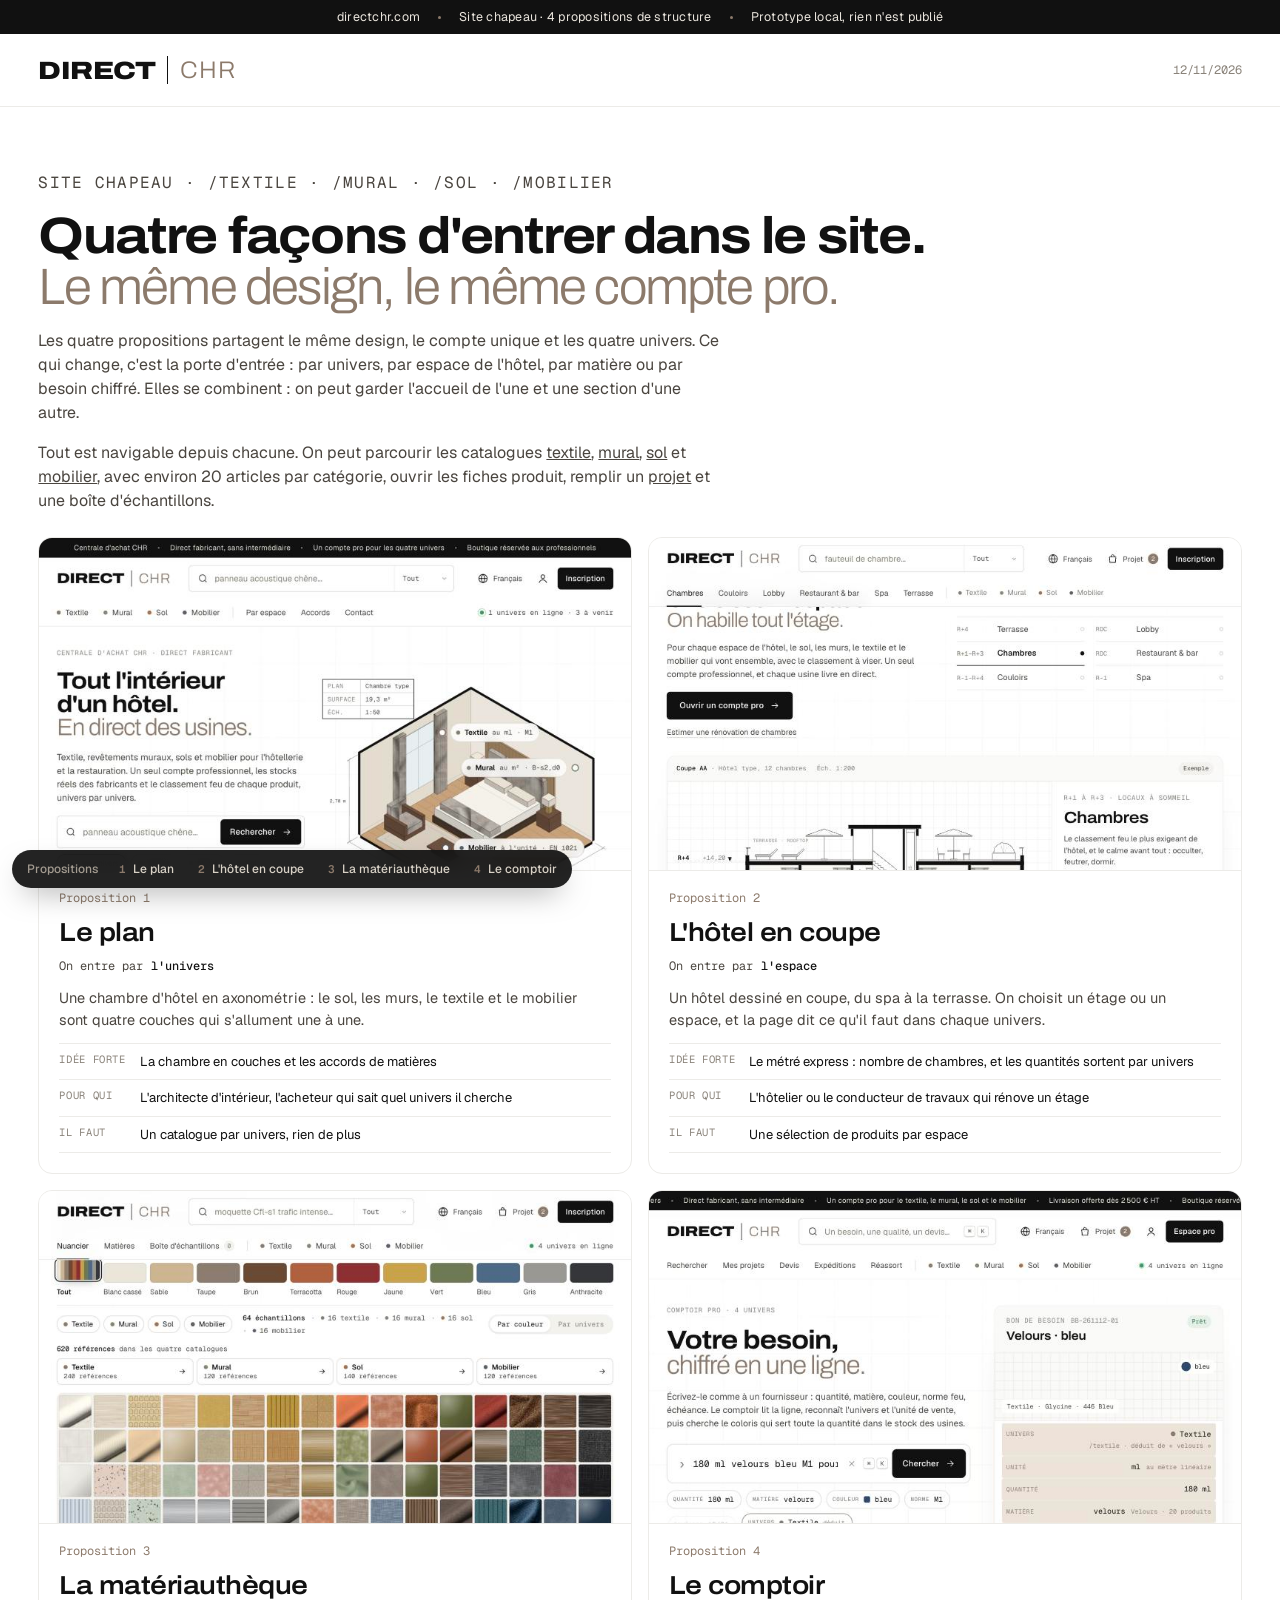
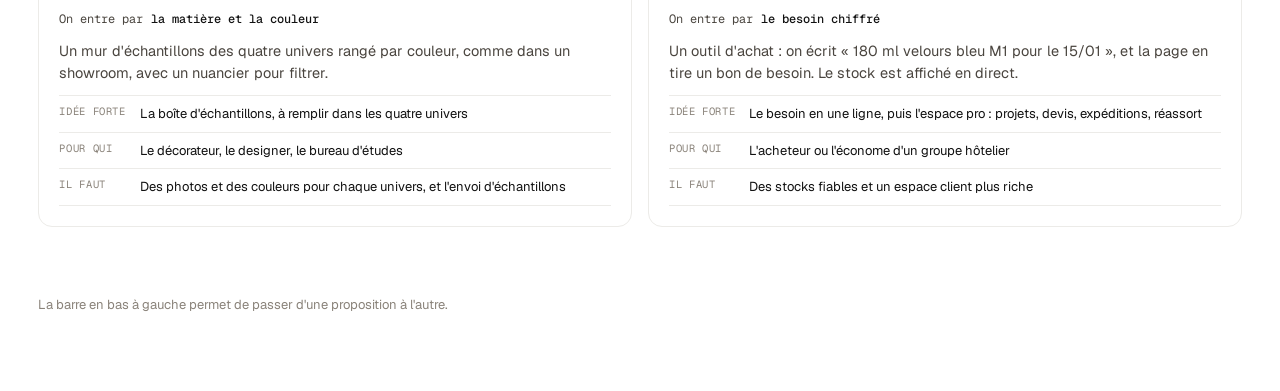
<file: index.html>
<!doctype html>
<html lang="fr">
<head>
<meta name="robots" content="noindex, nofollow">
<meta charset="utf-8">
<meta name="viewport" content="width=device-width, initial-scale=1, viewport-fit=cover">
<title>Direct CHR — Propositions</title>
<link rel="stylesheet" href="assets/shared.css">
<style>
  .intro { padding-block: clamp(36px, 5vw, 72px) 24px; display: grid; gap: 16px; }
  .intro h1 { font-family: var(--f-display); font-weight: 700; font-stretch: 112%; font-size: clamp(32px, 4vw, 56px); line-height: 1; letter-spacing: -0.035em; }
  .intro h1 .lt { display: block; font-weight: 300; font-stretch: 100%; color: var(--taupe); }
  .intro p { max-width: 62ch; color: var(--ink-2); font-size: 16px; }
  .props { display: grid; grid-template-columns: repeat(2, minmax(0, 1fr)); gap: 16px; padding-bottom: 32px; }
  .prop { display: grid; grid-template-rows: auto 1fr; border: 1px solid var(--line); border-radius: 14px; overflow: hidden; background: #fff; transition: box-shadow 400ms var(--ease-out), border-color 200ms ease; }
  @media (hover: hover) and (pointer: fine) { .prop:hover { border-color: var(--line-2); box-shadow: 0 30px 50px -34px rgba(30, 24, 18, 0.5); } }
  .prop .shot { aspect-ratio: 16 / 9; background: var(--bg-sunk); border-bottom: 1px solid var(--line); overflow: hidden; }
  .prop .shot img { width: 100%; height: 100%; object-fit: cover; object-position: top center; }
  .prop .body { display: grid; gap: 12px; align-content: start; padding: 18px 20px 20px; }
  .prop .num { font-family: var(--f-mono); font-size: 12px; color: var(--taupe); }
  .prop h2 { font-family: var(--f-display); font-weight: 600; font-stretch: 112%; font-size: 26px; letter-spacing: -0.02em; line-height: 1; }
  .prop .door { display: inline-flex; align-items: center; gap: 8px; font-family: var(--f-mono); font-size: 12px; color: var(--ink-2); }
  .prop .door b { color: var(--ink); font-weight: 500; }
  .prop p { color: var(--ink-2); font-size: 14.5px; }
  .prop dl { display: grid; grid-template-columns: auto minmax(0, 1fr); margin: 0; border-top: 1px solid var(--line); font-size: 13px; }
  .prop dt, .prop dd { margin: 0; padding: 8px 0; border-bottom: 1px solid var(--line); }
  .prop dt { padding-right: 14px; font-family: var(--f-mono); font-size: 10.5px; letter-spacing: 0.06em; text-transform: uppercase; color: var(--ink-3); }
  .prop dd { color: var(--ink); }
  .compare { padding-block: 24px clamp(48px, 6vw, 88px); }
  .note { margin-top: 12px; font-size: 13px; color: var(--ink-3); }
  @media (max-width: 860px) { .props { grid-template-columns: minmax(0, 1fr); } }
</style>
<script src="assets/propositions.js" defer></script>
</head>
<body>
<div class="topbar"><div class="topbar-track"><span>directchr.com</span><span class="dot-sep"></span><span>Site chapeau · 4 propositions de structure</span><span class="dot-sep"></span><span>Prototype local, rien n'est publié</span></div></div>
<header class="hdr">
  <div class="wrap">
    <div class="hdr-row" style="grid-template-columns: auto 1fr">
      <span class="logo"><span class="logo-a">DIRECT</span><span class="logo-rule"></span><span class="logo-b">CHR</span></span>
      <span class="mono" style="justify-self:end;font-size:12px;color:var(--ink-3)">12/11/2026</span>
    </div>
  </div>
</header>
<main class="wrap">
  <section class="intro">
    <p class="eyebrow">Site chapeau · /textile · /mural · /sol · /mobilier</p>
    <h1>Quatre façons d'entrer dans le site. <span class="lt">Le même design, le même compte pro.</span></h1>
    <p>Les quatre propositions partagent le même design, le compte unique et les quatre univers. Ce qui change, c'est la porte d'entrée : par univers, par espace de l'hôtel, par matière ou par besoin chiffré. Elles se combinent : on peut garder l'accueil de l'une et une section d'une autre.</p>
    <p>Tout est navigable depuis chacune. On peut parcourir les catalogues <a href="textile/" style="text-decoration:underline">textile</a>, <a href="mural/" style="text-decoration:underline">mural</a>, <a href="sol/" style="text-decoration:underline">sol</a> et <a href="mobilier/" style="text-decoration:underline">mobilier</a>, avec environ 20 articles par catégorie, ouvrir les fiches produit, remplir un <a href="projet/" style="text-decoration:underline">projet</a> et une boîte d'échantillons.</p>
  </section>

  <section class="props">
    <a class="prop" href="1-plan/">
      <div class="shot"><img src="assets/apercus/1.jpg" alt="Aperçu de la proposition 1"></div>
      <div class="body">
        <span class="num">Proposition 1</span>
        <h2>Le plan</h2>
        <span class="door">On entre par <b>l'univers</b></span>
        <p>Une chambre d'hôtel en axonométrie : le sol, les murs, le textile et le mobilier sont quatre couches qui s'allument une à une.</p>
        <dl>
          <dt>Idée forte</dt><dd>La chambre en couches et les accords de matières</dd>
          <dt>Pour qui</dt><dd>L'architecte d'intérieur, l'acheteur qui sait quel univers il cherche</dd>
          <dt>Il faut</dt><dd>Un catalogue par univers, rien de plus</dd>
        </dl>
      </div>
    </a>
    <a class="prop" href="2-hotel/">
      <div class="shot"><img src="assets/apercus/2.jpg" alt="Aperçu de la proposition 2"></div>
      <div class="body">
        <span class="num">Proposition 2</span>
        <h2>L'hôtel en coupe</h2>
        <span class="door">On entre par <b>l'espace</b></span>
        <p>Un hôtel dessiné en coupe, du spa à la terrasse. On choisit un étage ou un espace, et la page dit ce qu'il faut dans chaque univers.</p>
        <dl>
          <dt>Idée forte</dt><dd>Le métré express : nombre de chambres, et les quantités sortent par univers</dd>
          <dt>Pour qui</dt><dd>L'hôtelier ou le conducteur de travaux qui rénove un étage</dd>
          <dt>Il faut</dt><dd>Une sélection de produits par espace</dd>
        </dl>
      </div>
    </a>
    <a class="prop" href="3-materiautheque/">
      <div class="shot"><img src="assets/apercus/3.jpg" alt="Aperçu de la proposition 3"></div>
      <div class="body">
        <span class="num">Proposition 3</span>
        <h2>La matériauthèque</h2>
        <span class="door">On entre par <b>la matière et la couleur</b></span>
        <p>Un mur d'échantillons des quatre univers rangé par couleur, comme dans un showroom, avec un nuancier pour filtrer.</p>
        <dl>
          <dt>Idée forte</dt><dd>La boîte d'échantillons, à remplir dans les quatre univers</dd>
          <dt>Pour qui</dt><dd>Le décorateur, le designer, le bureau d'études</dd>
          <dt>Il faut</dt><dd>Des photos et des couleurs pour chaque univers, et l'envoi d'échantillons</dd>
        </dl>
      </div>
    </a>
    <a class="prop" href="4-comptoir/">
      <div class="shot"><img src="assets/apercus/4.jpg" alt="Aperçu de la proposition 4"></div>
      <div class="body">
        <span class="num">Proposition 4</span>
        <h2>Le comptoir</h2>
        <span class="door">On entre par <b>le besoin chiffré</b></span>
        <p>Un outil d'achat : on écrit « 180 ml velours bleu M1 pour le 15/01 », et la page en tire un bon de besoin. Le stock est affiché en direct.</p>
        <dl>
          <dt>Idée forte</dt><dd>Le besoin en une ligne, puis l'espace pro : projets, devis, expéditions, réassort</dd>
          <dt>Pour qui</dt><dd>L'acheteur ou l'économe d'un groupe hôtelier</dd>
          <dt>Il faut</dt><dd>Des stocks fiables et un espace client plus riche</dd>
        </dl>
      </div>
    </a>
  </section>
  <p class="note compare">La barre en bas à gauche permet de passer d'une proposition à l'autre.</p>
</main>
</body>
</html>
</file>
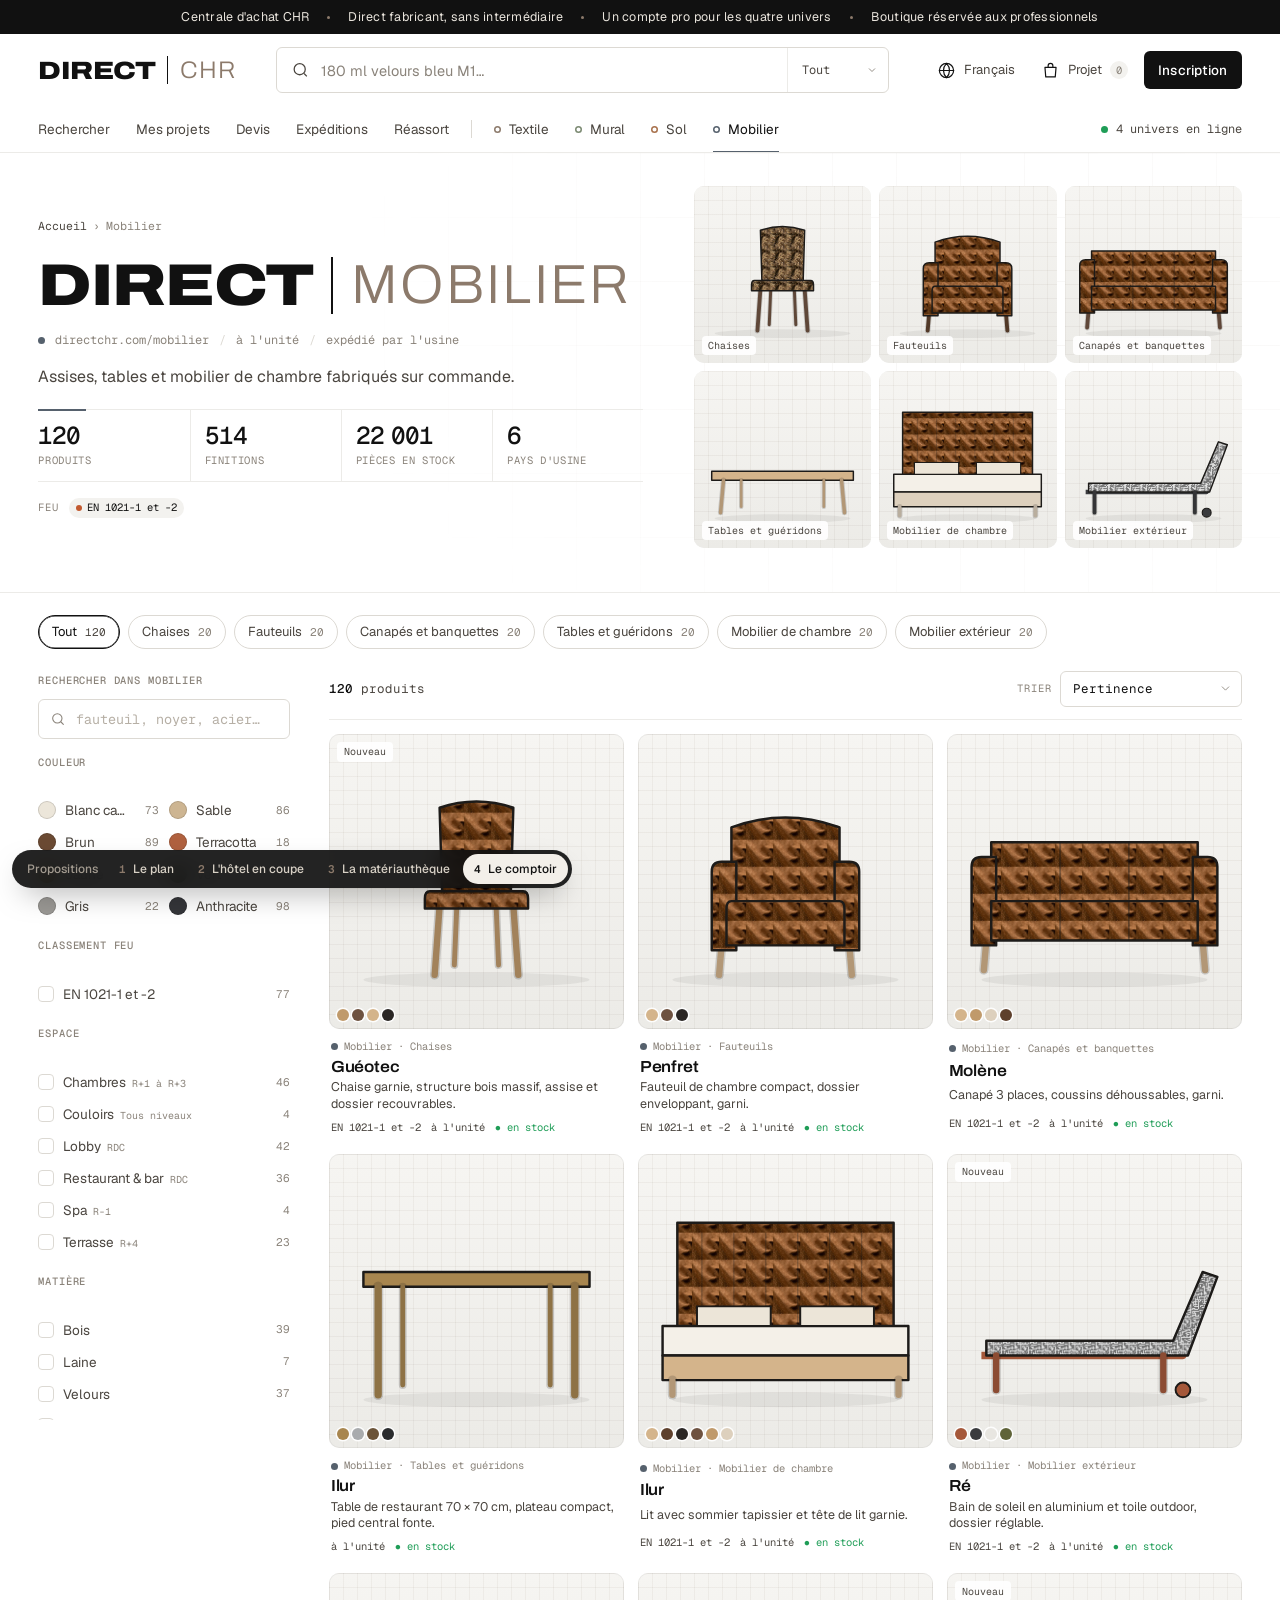
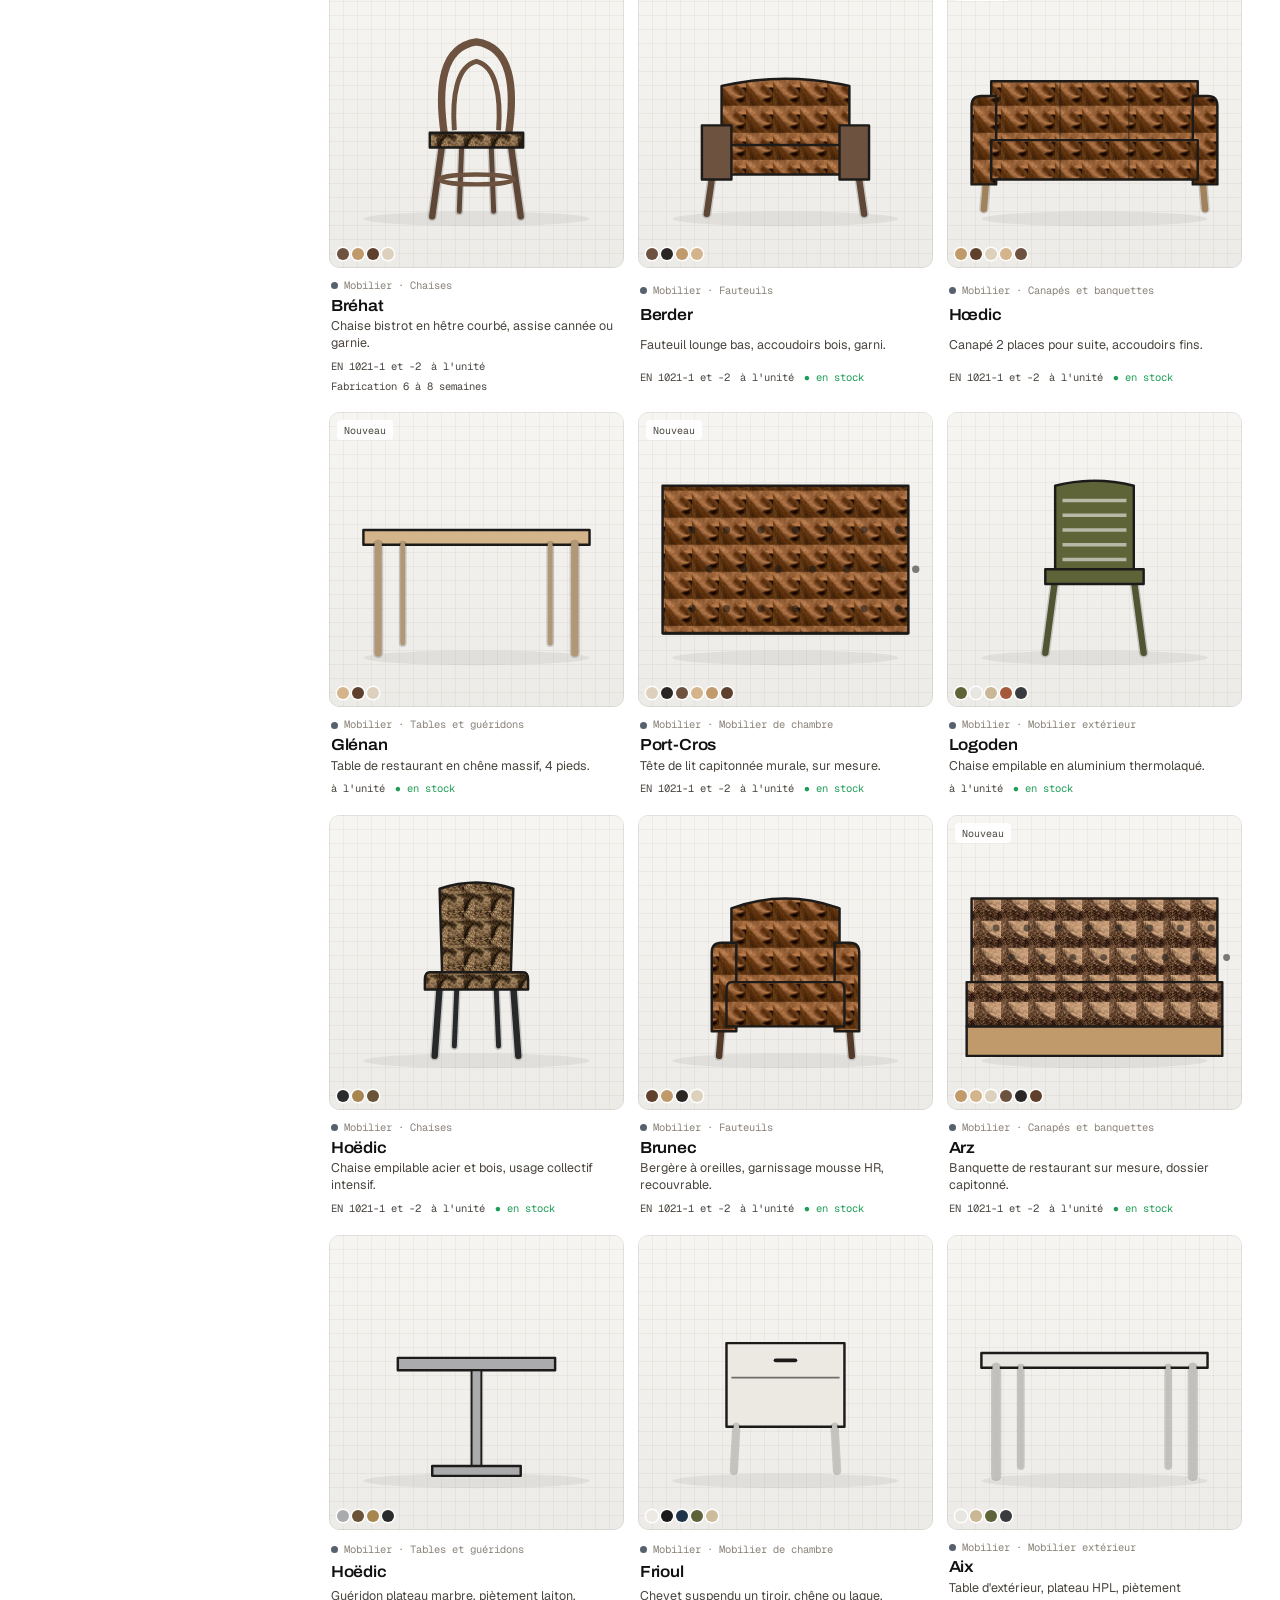
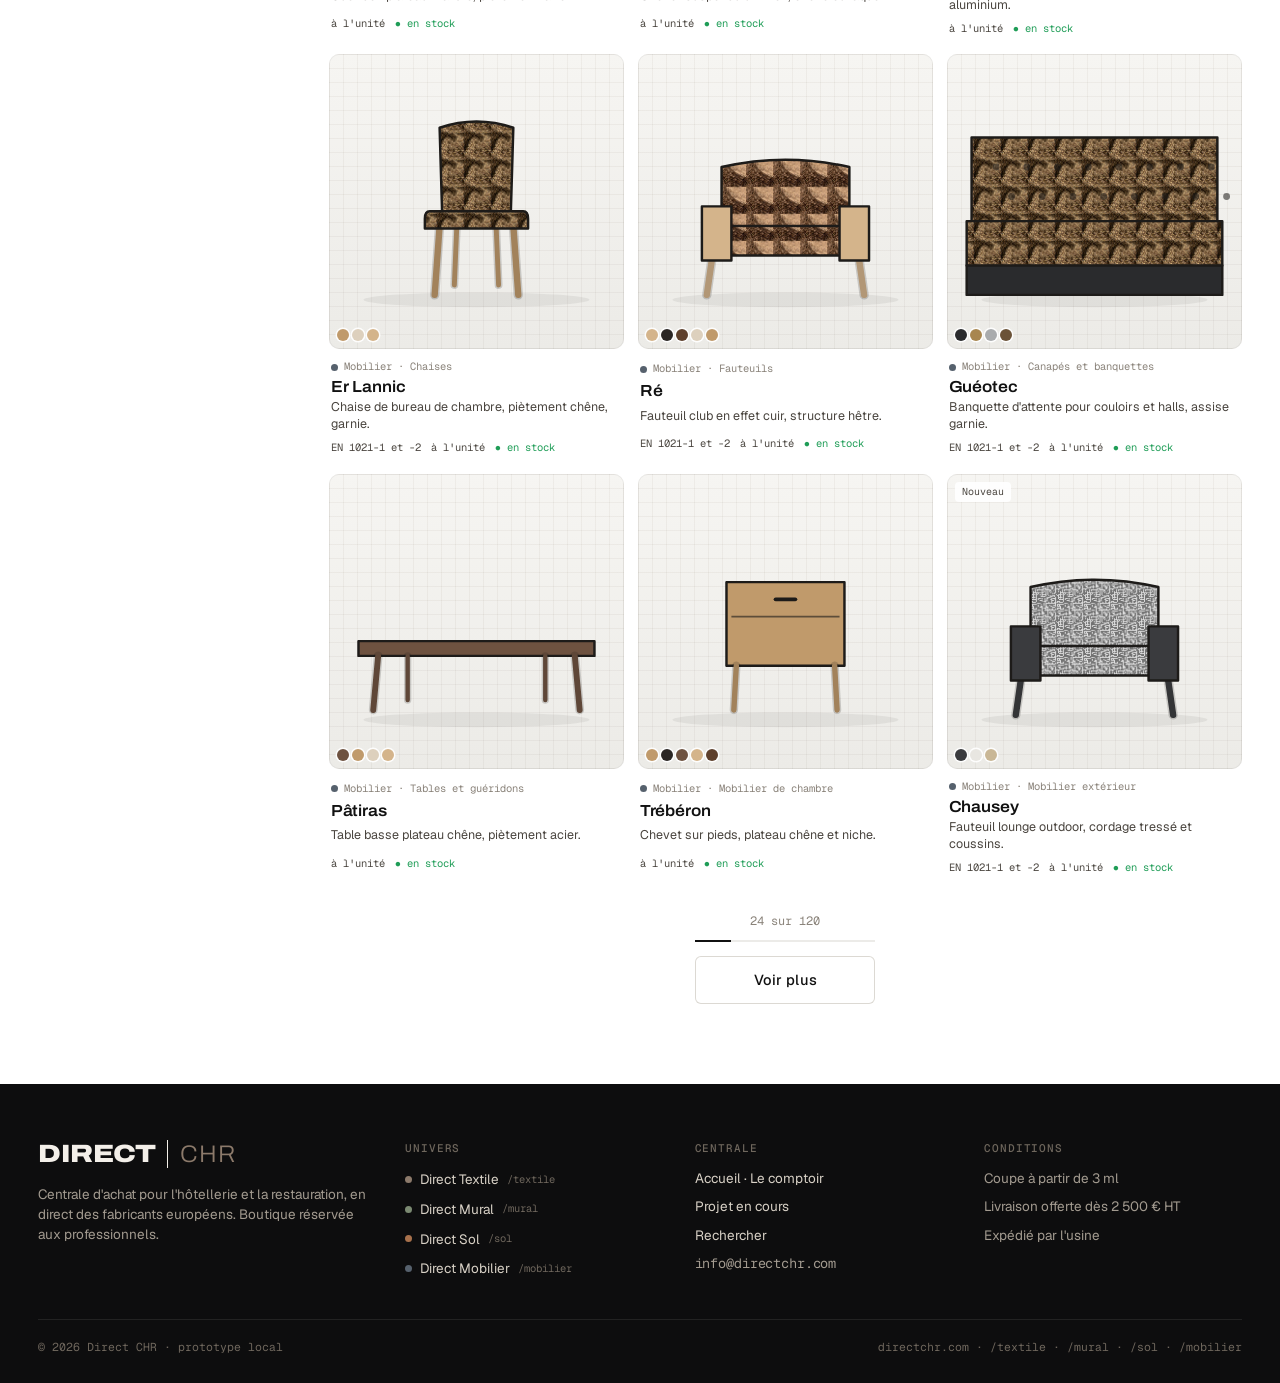
<file: mobilier/index.html>
<!doctype html>
<html lang="fr">
<head>
<meta name="robots" content="noindex, nofollow">
<meta charset="utf-8">
<meta name="viewport" content="width=device-width, initial-scale=1, viewport-fit=cover">
<title>Mobilier · Direct CHR</title>
<meta name="description" content="Direct Mobilier : assises, tables et mobilier de chambre fabriqués sur commande pour l'hôtellerie et la restauration.">
<link rel="preload" href="../assets/fonts/font-archivo-latin.woff2" as="font" type="font/woff2" crossorigin>
<link rel="preload" href="../assets/fonts/font-geist-latin.woff2" as="font" type="font/woff2" crossorigin>
<link rel="stylesheet" href="../assets/shared.css">
<link rel="stylesheet" href="../assets/catalogue/core.css">
<link rel="stylesheet" href="../assets/catalogue/pages.css">
<script src="../assets/catalogue/core.js" defer></script>
<script src="../assets/catalogue/universe.js" defer></script>
<script src="../assets/propositions.js" defer></script>
</head>
<body data-page="univers" data-univers="mobilier">
<div data-dchr-header></div>
<main id="cp" class="cp" aria-busy="true"><p class="wrap cp-load">Chargement du catalogue…</p></main>
<div data-dchr-footer></div>
</body>
</html>
</file>
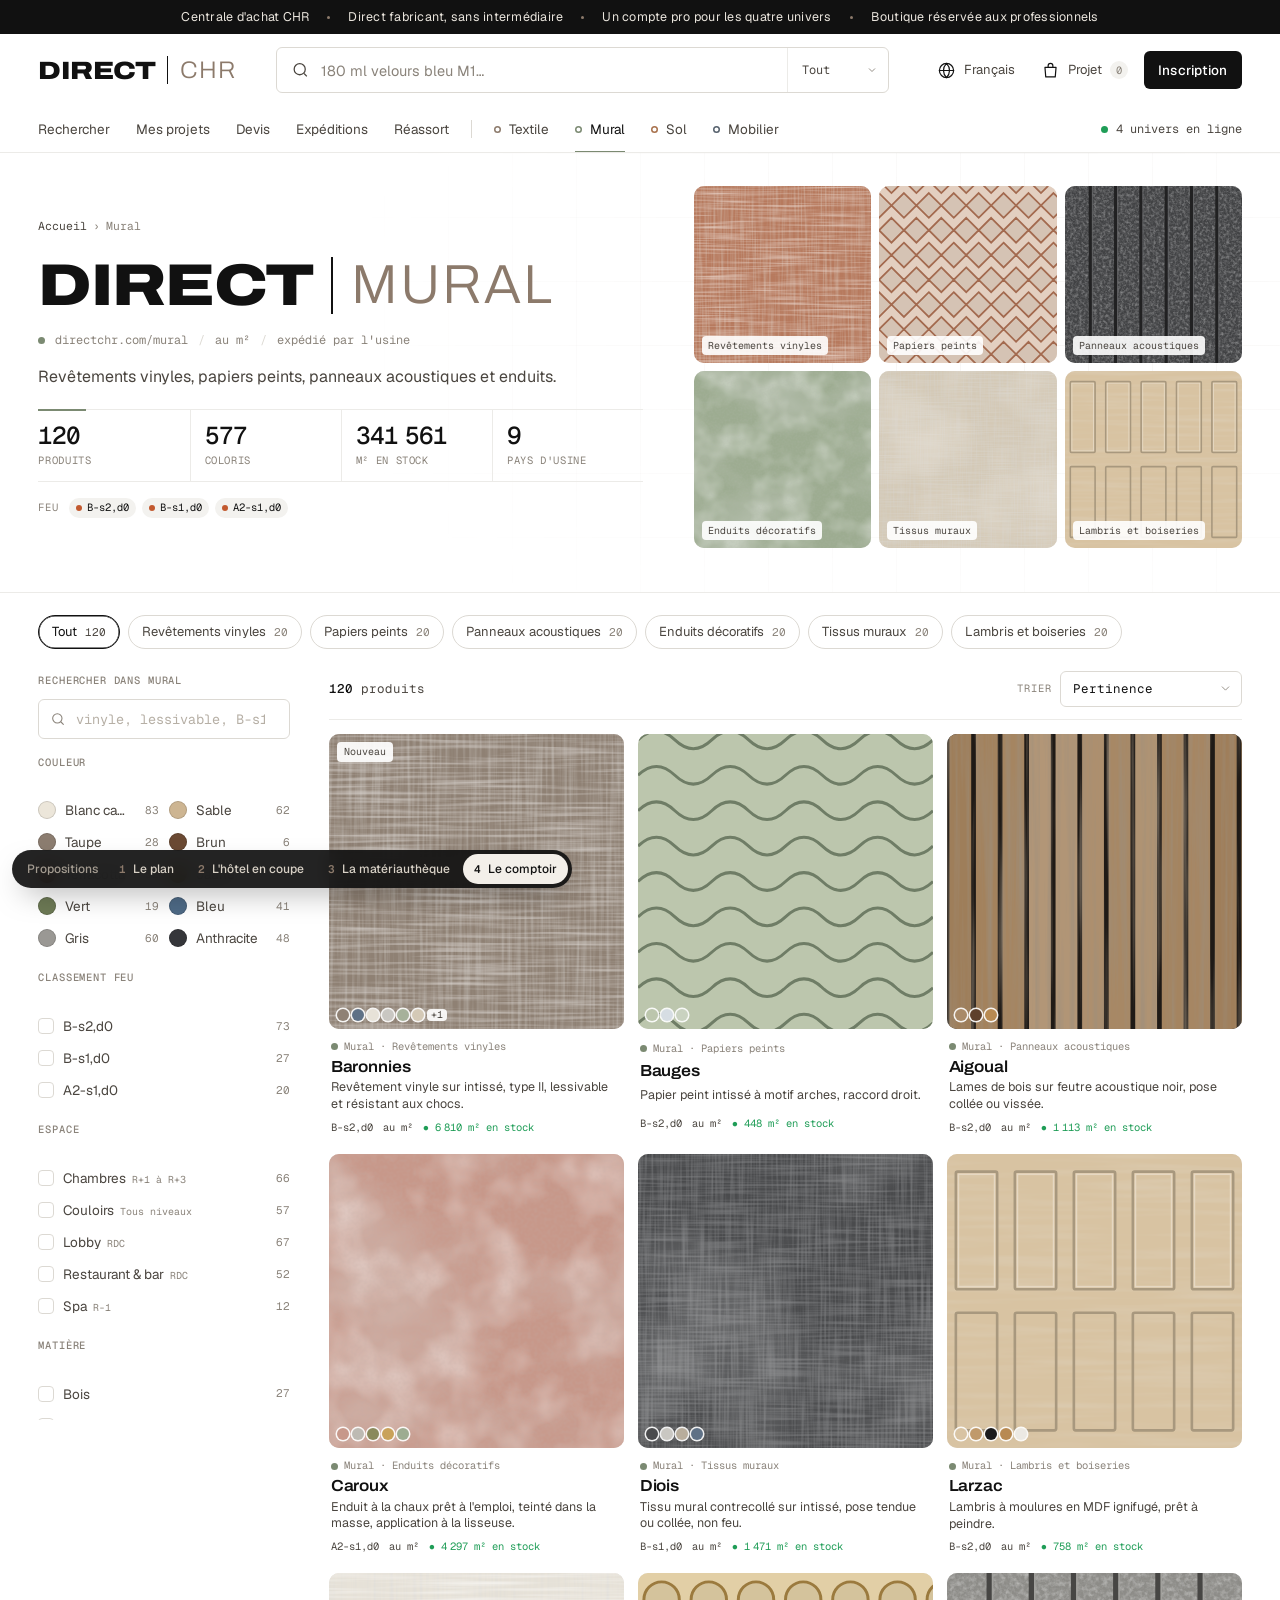
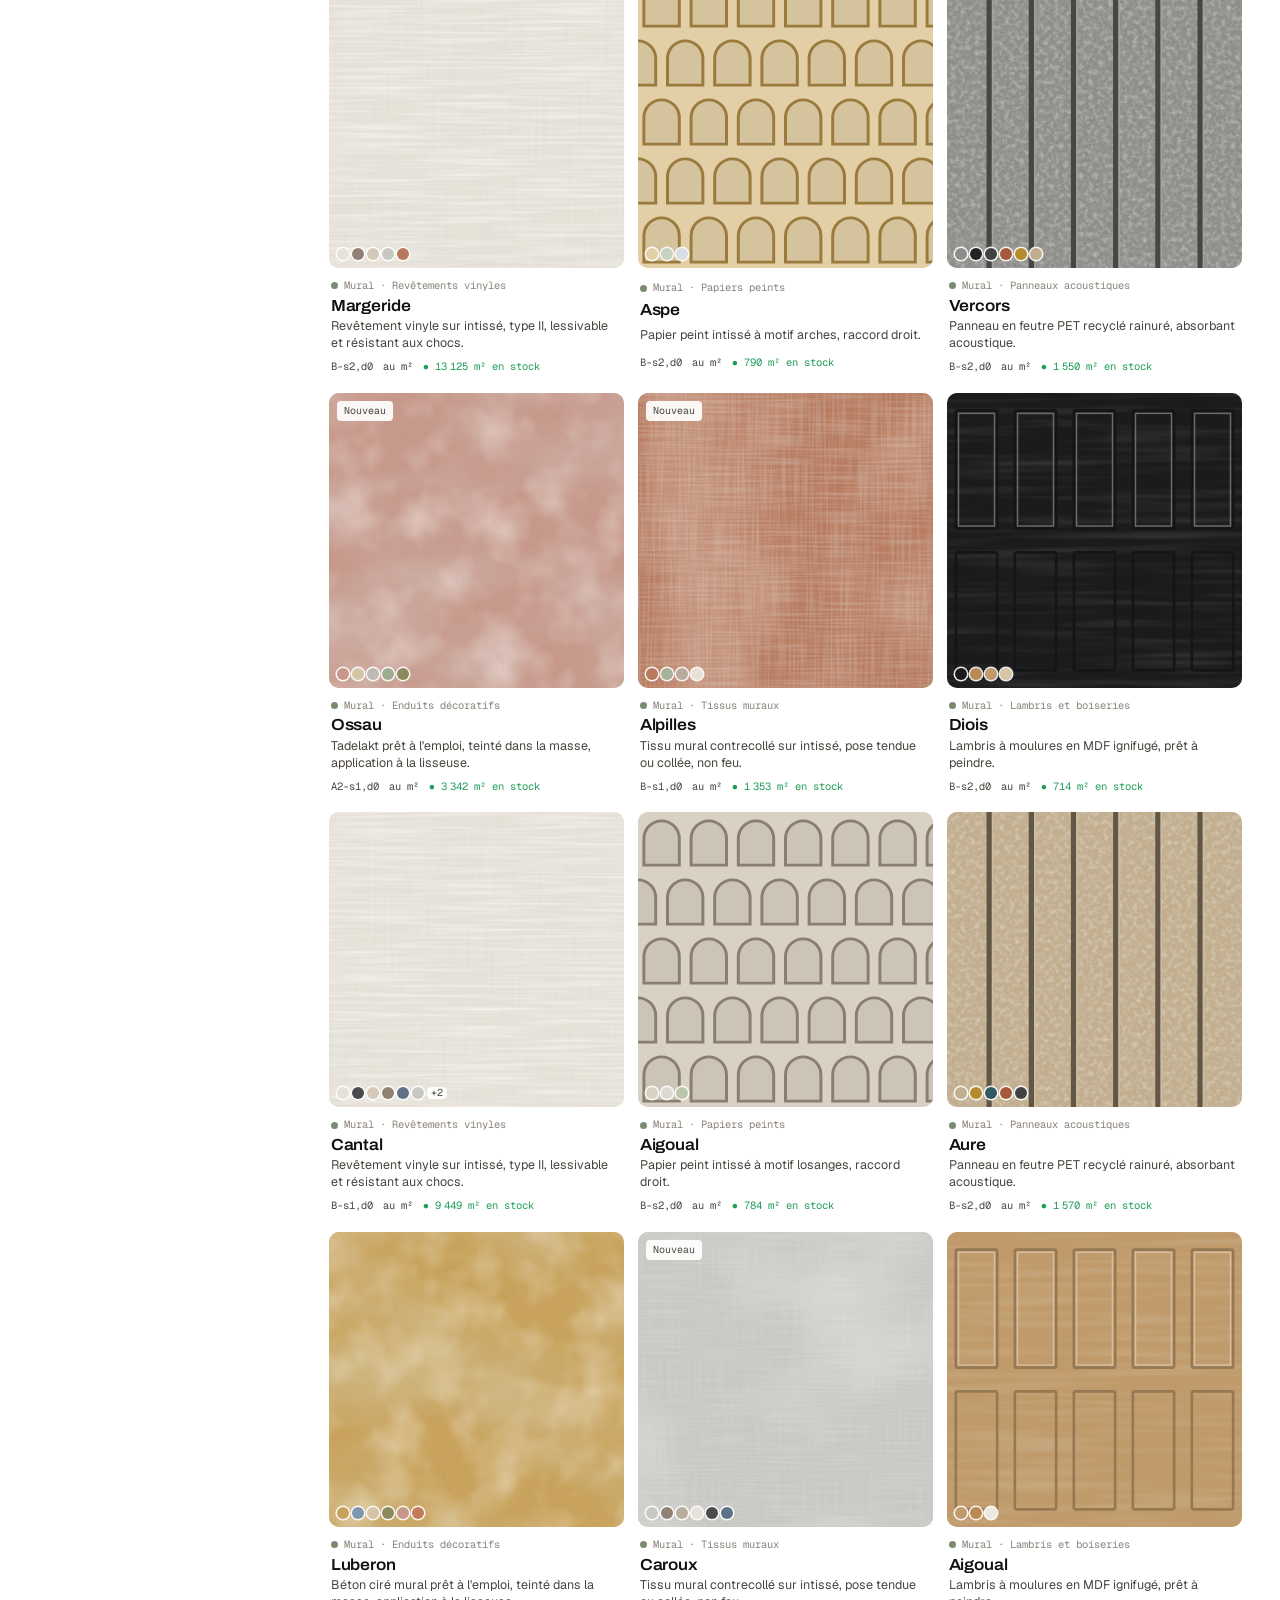
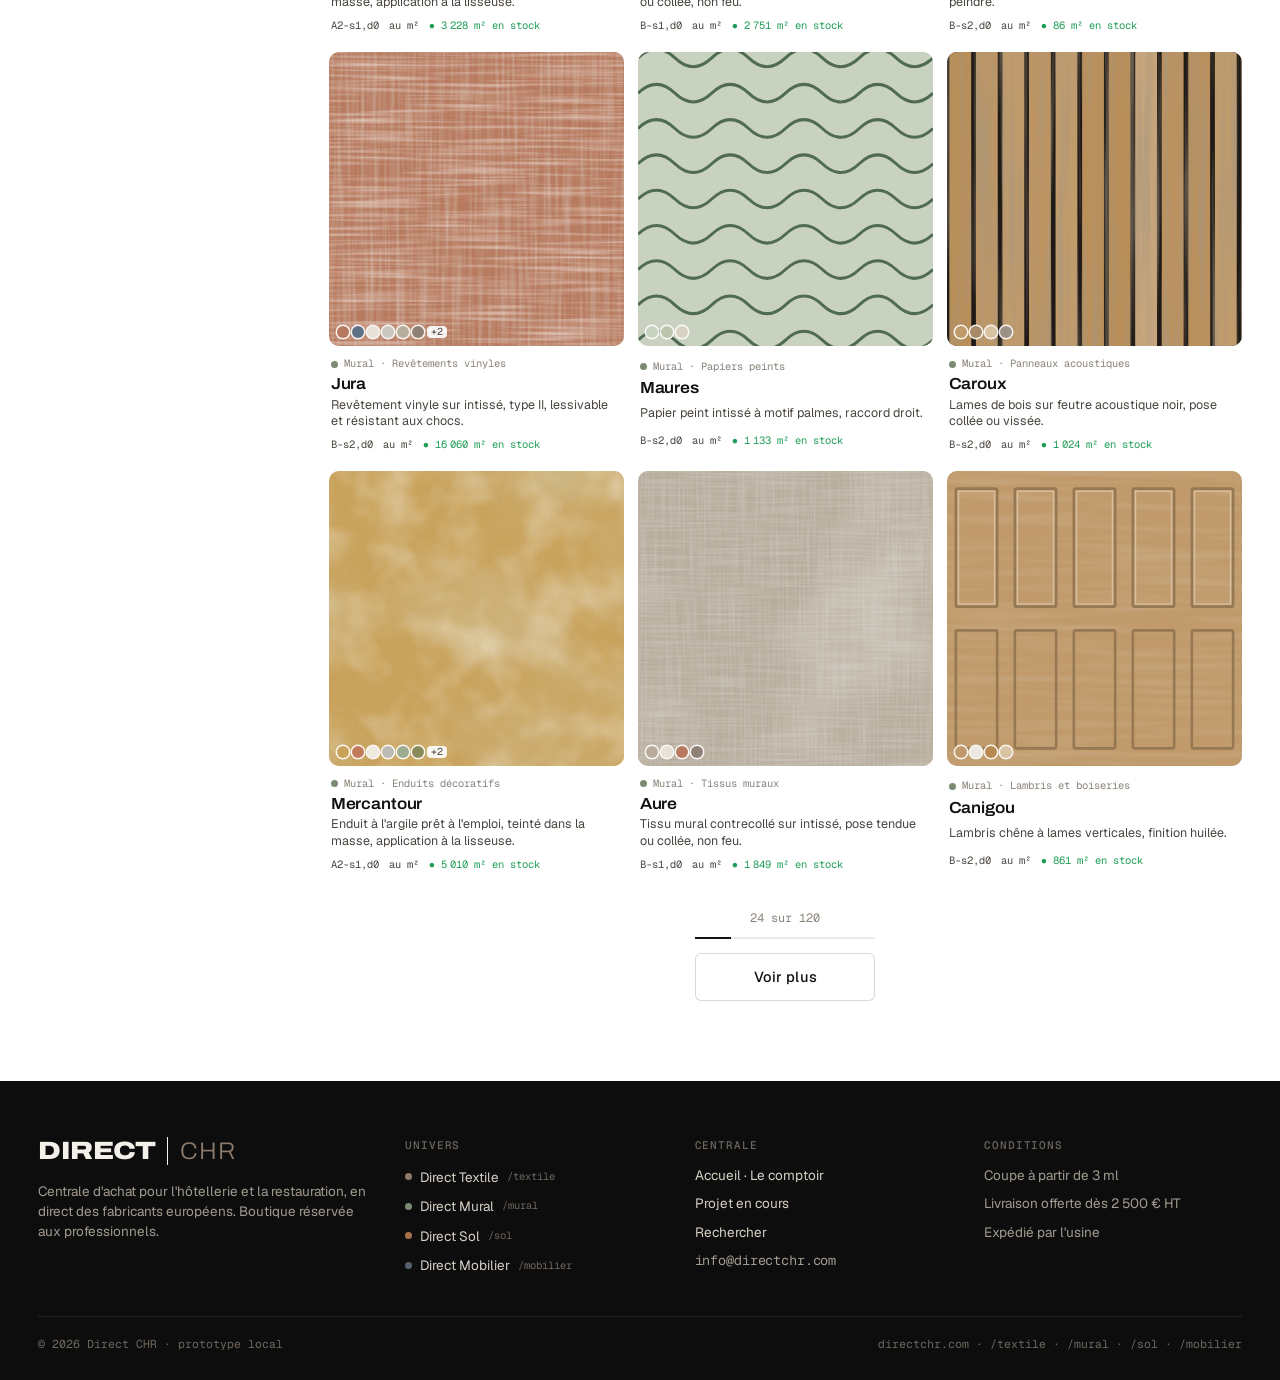
<file: mural/index.html>
<!doctype html>
<html lang="fr">
<head>
<meta name="robots" content="noindex, nofollow">
<meta charset="utf-8">
<meta name="viewport" content="width=device-width, initial-scale=1, viewport-fit=cover">
<title>Mural · Direct CHR</title>
<meta name="description" content="Direct Mural : revêtements vinyles, papiers peints, panneaux acoustiques et enduits pour l'hôtellerie et la restauration.">
<link rel="preload" href="../assets/fonts/font-archivo-latin.woff2" as="font" type="font/woff2" crossorigin>
<link rel="preload" href="../assets/fonts/font-geist-latin.woff2" as="font" type="font/woff2" crossorigin>
<link rel="stylesheet" href="../assets/shared.css">
<link rel="stylesheet" href="../assets/catalogue/core.css">
<link rel="stylesheet" href="../assets/catalogue/pages.css">
<script src="../assets/catalogue/core.js" defer></script>
<script src="../assets/catalogue/universe.js" defer></script>
<script src="../assets/propositions.js" defer></script>
</head>
<body data-page="univers" data-univers="mural">
<div data-dchr-header></div>
<main id="cp" class="cp" aria-busy="true"><p class="wrap cp-load">Chargement du catalogue…</p></main>
<div data-dchr-footer></div>
</body>
</html>
</file>
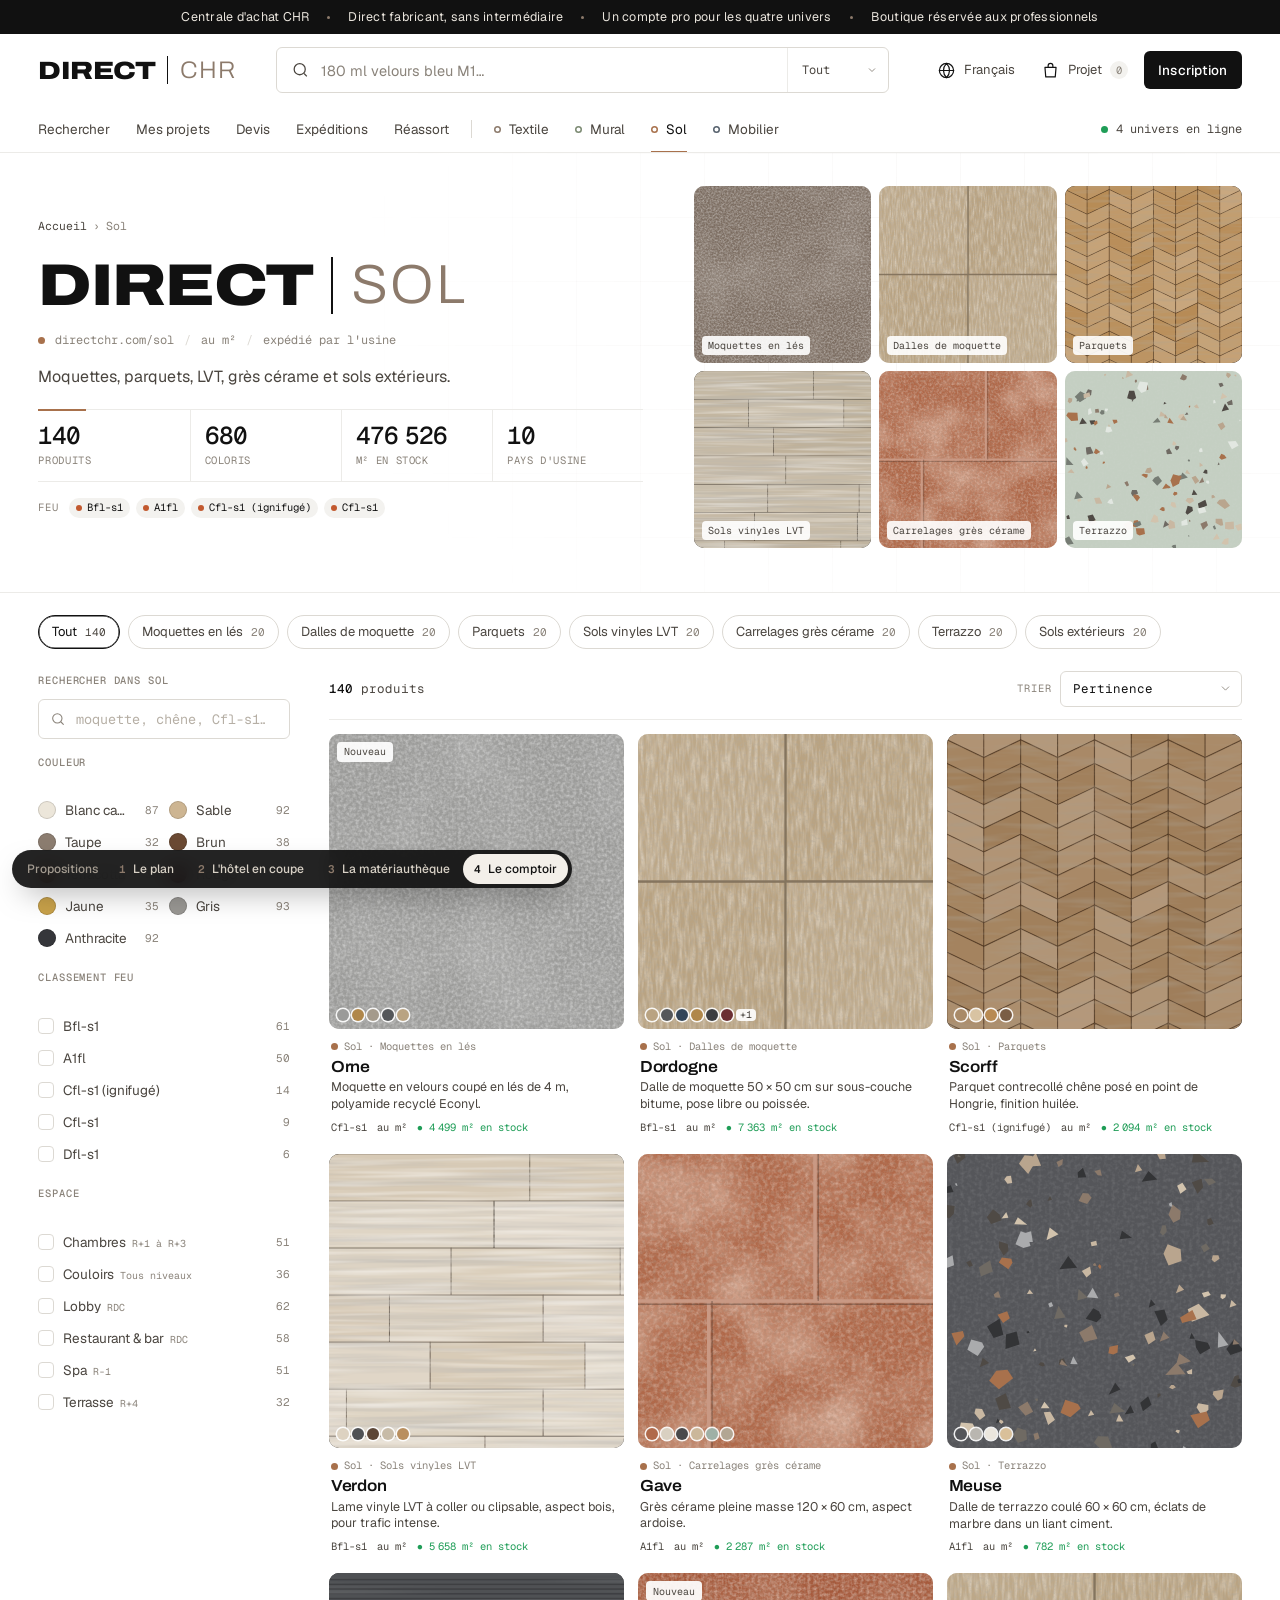
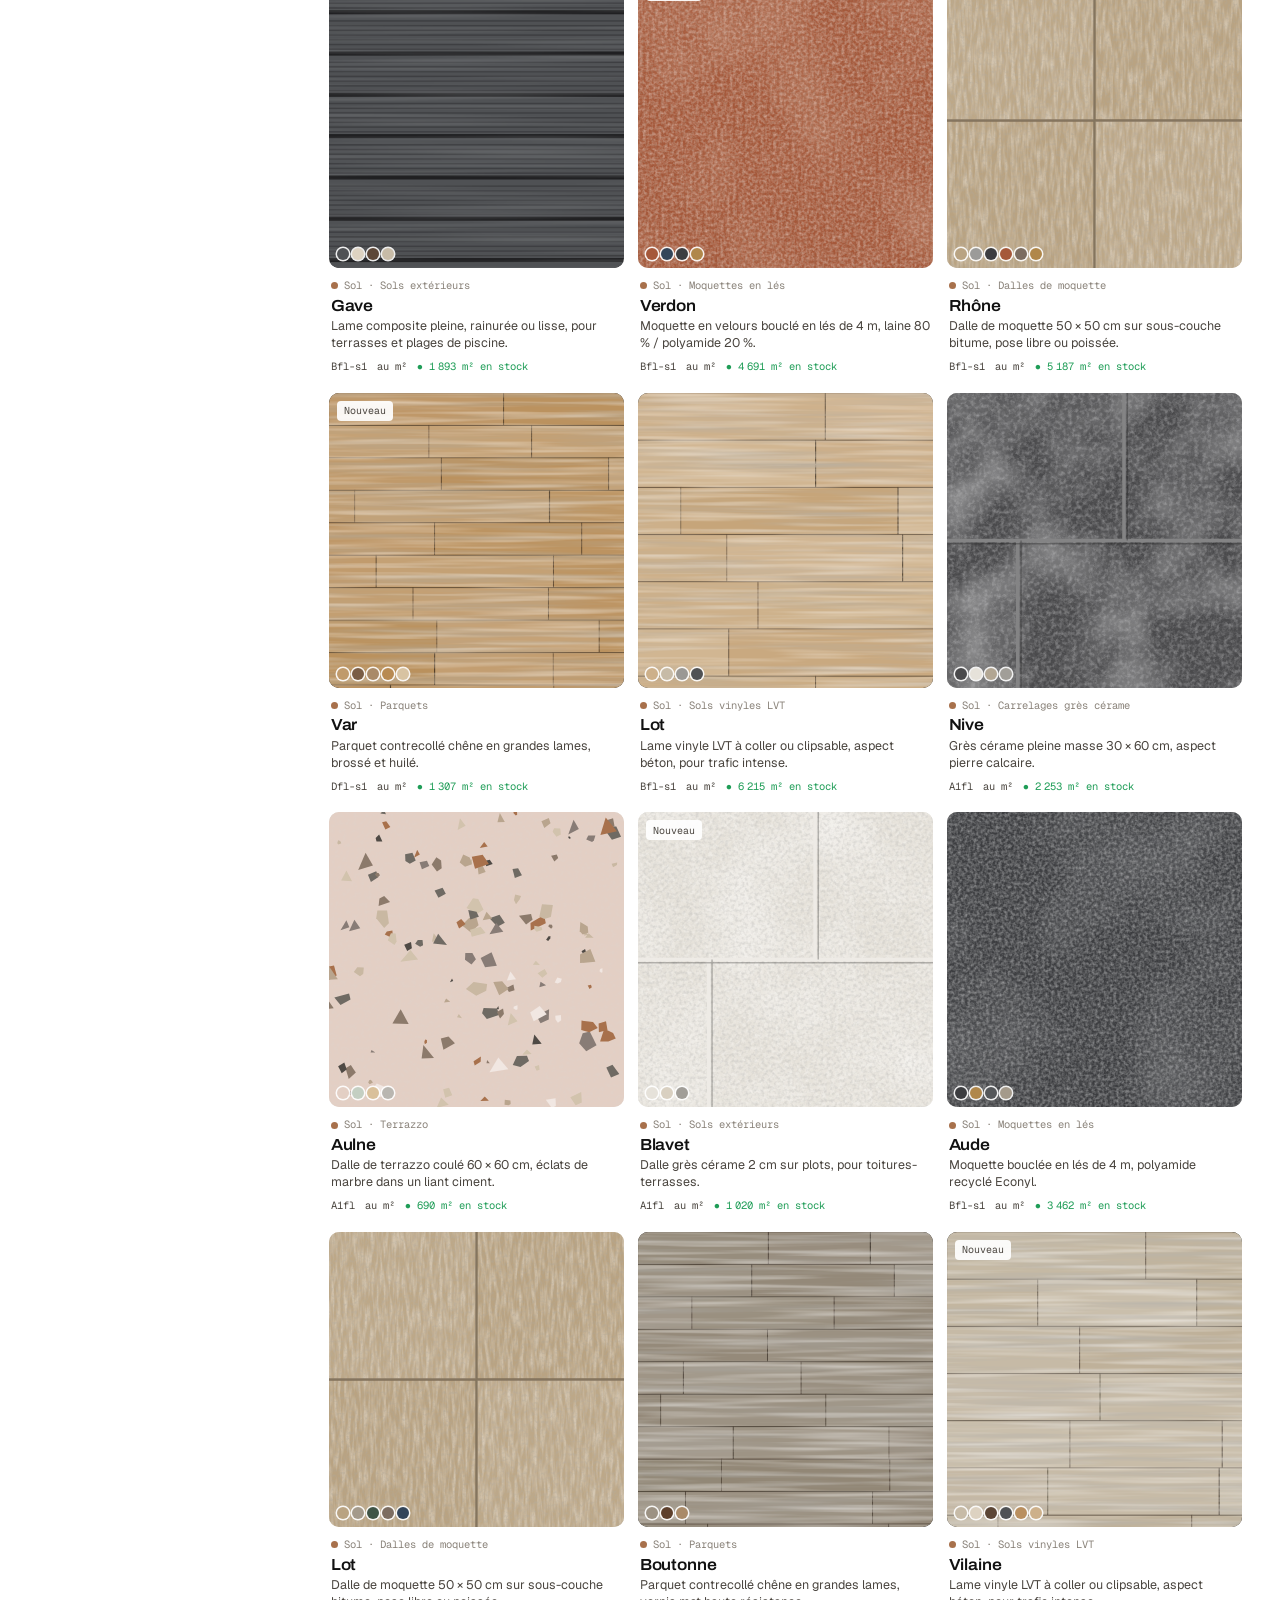
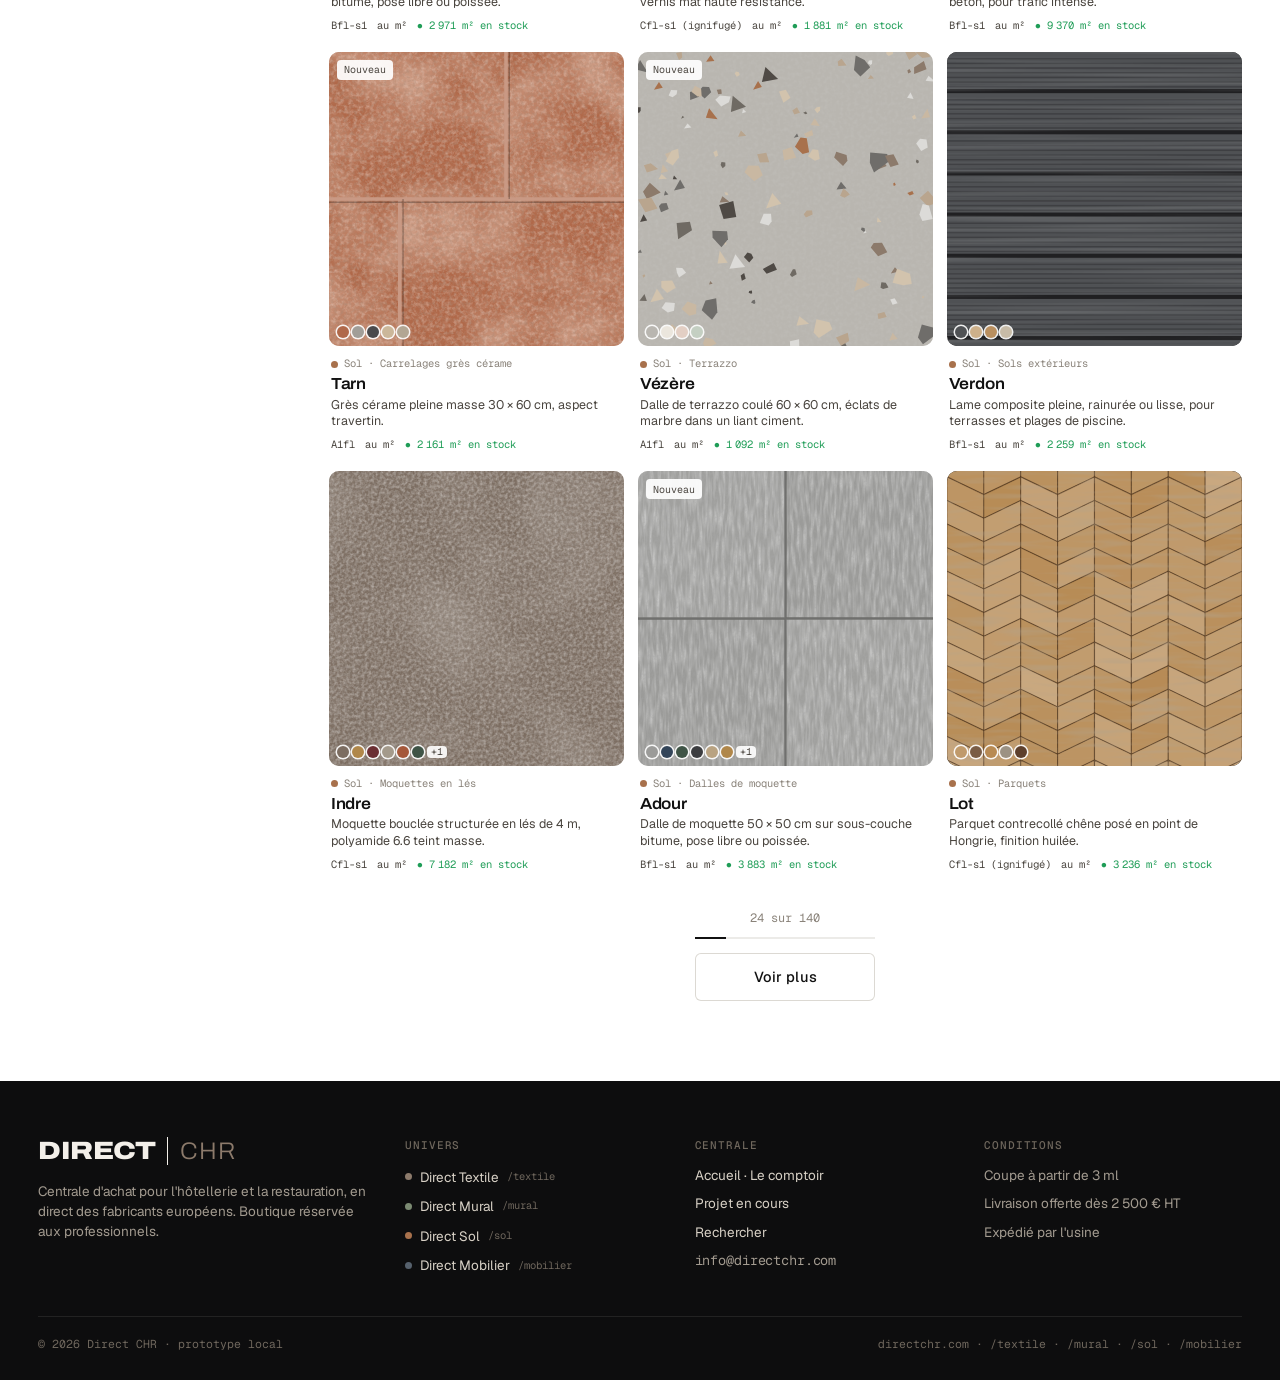
<file: sol/index.html>
<!doctype html>
<html lang="fr">
<head>
<meta name="robots" content="noindex, nofollow">
<meta charset="utf-8">
<meta name="viewport" content="width=device-width, initial-scale=1, viewport-fit=cover">
<title>Sol · Direct CHR</title>
<meta name="description" content="Direct Sol : moquettes, parquets, LVT, grès cérame et sols extérieurs pour l'hôtellerie et la restauration.">
<link rel="preload" href="../assets/fonts/font-archivo-latin.woff2" as="font" type="font/woff2" crossorigin>
<link rel="preload" href="../assets/fonts/font-geist-latin.woff2" as="font" type="font/woff2" crossorigin>
<link rel="stylesheet" href="../assets/shared.css">
<link rel="stylesheet" href="../assets/catalogue/core.css">
<link rel="stylesheet" href="../assets/catalogue/pages.css">
<script src="../assets/catalogue/core.js" defer></script>
<script src="../assets/catalogue/universe.js" defer></script>
<script src="../assets/propositions.js" defer></script>
</head>
<body data-page="univers" data-univers="sol">
<div data-dchr-header></div>
<main id="cp" class="cp" aria-busy="true"><p class="wrap cp-load">Chargement du catalogue…</p></main>
<div data-dchr-footer></div>
</body>
</html>
</file>
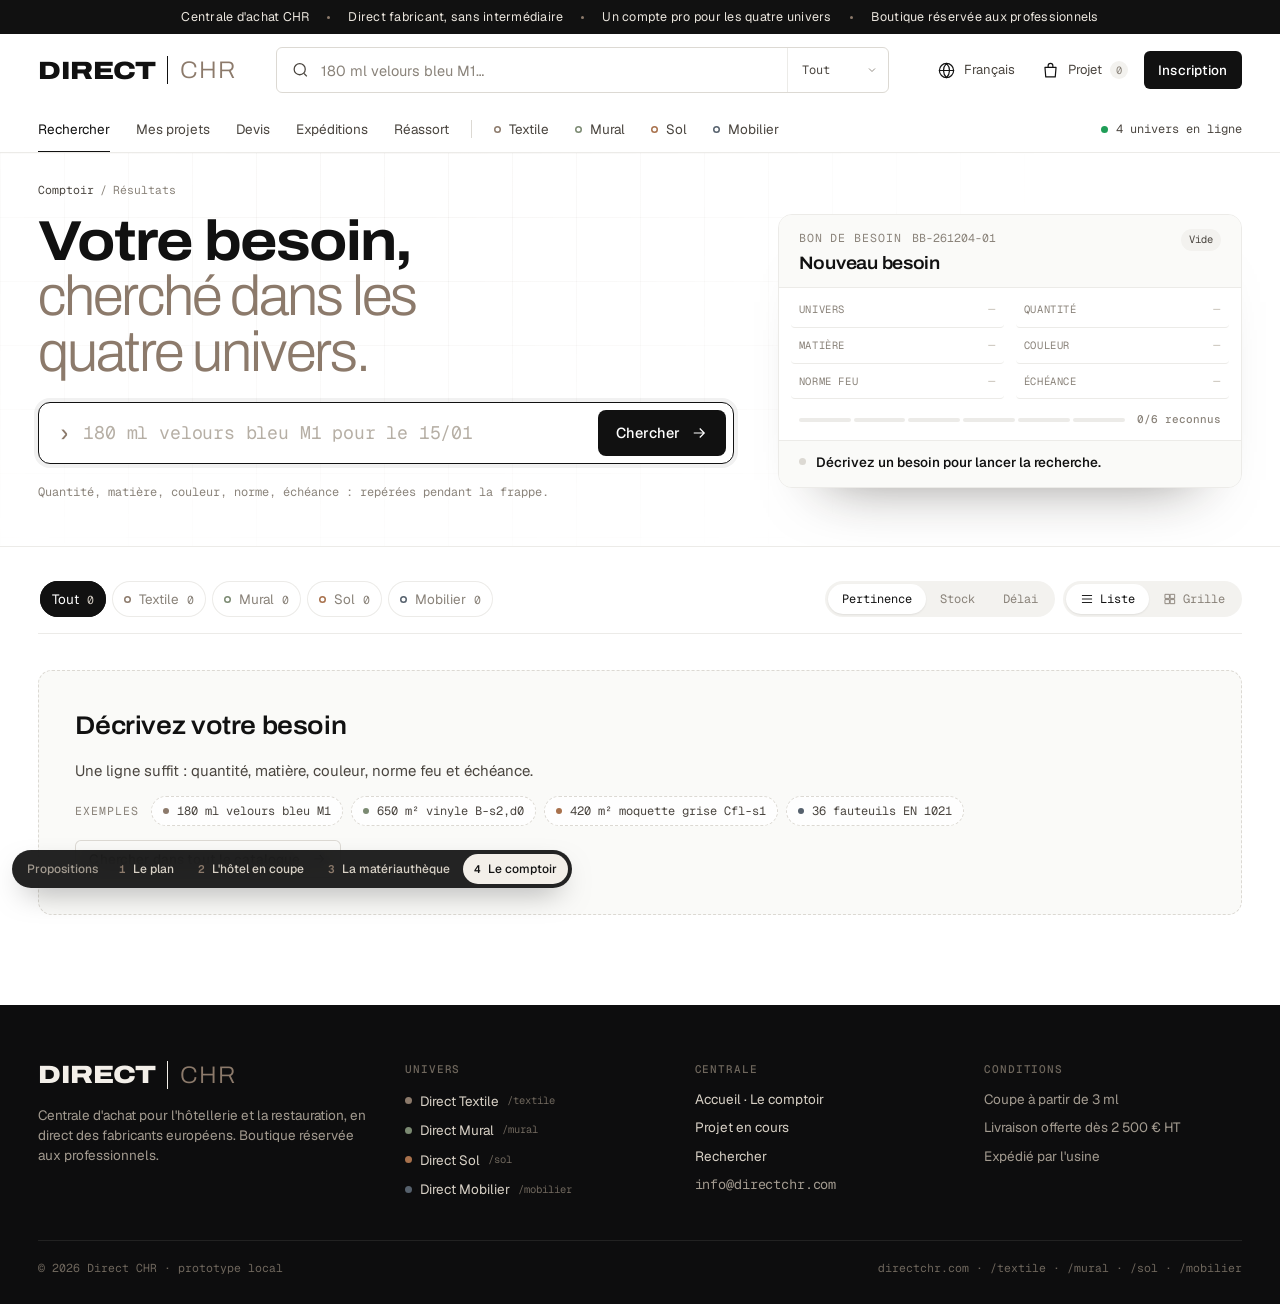
<file: 4-comptoir/recherche/index.html>
<!doctype html>
<html lang="fr">
<head>
<meta name="robots" content="noindex, nofollow">
<meta charset="utf-8">
<meta name="viewport" content="width=device-width, initial-scale=1, viewport-fit=cover">
<title>Comptoir · Direct CHR</title>
<meta name="description" content="Les résultats du comptoir pro de Direct CHR : la ligne de besoin est lue, puis cherchée dans le stock des quatre univers, coloris par coloris.">
<link rel="preload" href="../../assets/fonts/font-archivo-latin.woff2" as="font" type="font/woff2" crossorigin>
<link rel="preload" href="../../assets/fonts/font-geist-latin.woff2" as="font" type="font/woff2" crossorigin>
<link rel="preload" href="../../assets/fonts/font-geist-mono-latin.woff2" as="font" type="font/woff2" crossorigin>
<link rel="stylesheet" href="../../assets/shared.css">
<link rel="stylesheet" href="../../assets/catalogue/core.css">
<link rel="stylesheet" href="../style.css">
<link rel="stylesheet" href="recherche.css">
<script src="../../assets/catalogue/core.js" defer></script>
<script src="../parse.js" defer></script>
<script src="../match.js" defer></script>
<script src="recherche.js" defer></script>
<script src="../../assets/propositions.js" defer></script>
</head>
<body>

<svg width="0" height="0" style="position:absolute" aria-hidden="true">
  <symbol id="i-x" viewBox="0 0 24 24"><path d="M6 6l12 12M18 6 6 18"/></symbol>
  <symbol id="i-info" viewBox="0 0 24 24"><circle cx="12" cy="12" r="9"/><path d="M12 11v6M12 7.6v.4"/></symbol>
  <symbol id="i-plus" viewBox="0 0 24 24"><path d="M12 5v14M5 12h14"/></symbol>
  <symbol id="i-check" viewBox="0 0 24 24"><path d="m5 12.5 4.5 4.5L19 7.5"/></symbol>
  <symbol id="i-list" viewBox="0 0 24 24"><path d="M4 6h16M4 12h16M4 18h16"/></symbol>
  <symbol id="i-grid" viewBox="0 0 24 24"><path d="M4 4h7v7H4zM13 4h7v7h-7zM4 13h7v7H4zM13 13h7v7h-7z"/></symbol>
</svg>

<div data-dchr-header></div>

<main>
  <section class="comptoir rq-top">
    <div class="grid-bg" aria-hidden="true"></div>
    <div class="wrap">
      <nav class="crumbs rq-crumbs" aria-label="Fil d'Ariane"><a href="../">Comptoir</a><span aria-hidden="true">/</span><span>Résultats</span></nav>
      <div class="rq-in">
        <div class="rq-cmd">
          <h1 class="rq-h">Votre besoin, <span class="lt">cherché dans les quatre univers.</span></h1>
          <form class="cmd-form" data-cmd-form role="search" action="./">
            <div class="cmd">
              <span class="cmd-prompt" aria-hidden="true">›</span>
              <label class="vh" for="cmd">Votre besoin</label>
              <input id="cmd" aria-keyshortcuts="Meta+K Control+K" name="q" type="text" autocomplete="off" autocapitalize="off" spellcheck="false" enterkeyhint="search" placeholder="180 ml velours bleu M1 pour le 15/01" aria-describedby="cmd-help" data-cmd>
              <button class="cmd-clear" type="button" data-cmd-clear aria-label="Effacer la saisie" hidden><svg class="ico"><use href="#i-x"/></svg></button>
              <button class="btn" type="submit"><span class="t" data-run-label>Chercher</span><svg><use href="#i-arrow"/></svg></button>
            </div>
            <p class="vh" id="cmd-help">Les éléments reconnus se mettent à jour pendant la saisie. Entrée relance la recherche.</p>
            <div class="tokens" data-tokens aria-label="Éléments reconnus"></div>
            <p class="cmd-hint" data-hint hidden></p>
          </form>
        </div>

        <aside class="besoin bb-mini" aria-labelledby="bb-title" data-besoin>
          <div class="besoin-head">
            <div class="bh-l">
              <p class="eyebrow">Bon de besoin <span class="mono" data-b-ref>BB-01</span></p>
              <h2 id="bb-title" data-b-title>Nouveau besoin</h2>
            </div>
            <span class="tag" data-b-state>Vide</span>
          </div>
          <dl class="besoin-spec bb-grid">
            <div class="row is-empty" data-f="univers"><dt>Univers</dt><dd><span class="v">—</span><span class="s"></span></dd></div>
            <div class="row is-empty" data-f="qty"><dt>Quantité</dt><dd><span class="v">—</span><span class="s"></span></dd></div>
            <div class="row is-empty" data-f="matiere"><dt>Matière</dt><dd><span class="v">—</span><span class="s"></span></dd></div>
            <div class="row is-empty" data-f="couleur"><dt>Couleur</dt><dd><span class="v">—</span><span class="s"></span></dd></div>
            <div class="row is-empty" data-f="norme"><dt>Norme feu</dt><dd><span class="v">—</span><span class="s"></span></dd></div>
            <div class="row is-empty" data-f="echeance"><dt>Échéance</dt><dd><span class="v">—</span><span class="s"></span></dd></div>
          </dl>
          <div class="meter" aria-hidden="true">
            <span class="meter-bar" data-meter><i></i><i></i><i></i><i></i><i></i><i></i></span>
            <b data-meter-n>0/6 reconnus</b>
          </div>
          <p class="bb-sum" data-bb-sum aria-live="polite"><span class="st-dot"></span><span>Chargement du stock…</span></p>
        </aside>
      </div>
    </div>
  </section>

  <section class="rq-res" id="resultats" aria-label="Résultats">
    <div class="wrap">
      <div class="rq-bar">
        <div class="rq-tabs" role="tablist" aria-label="Univers" data-tabs></div>
        <div class="rq-tools">
          <div class="seg" role="group" aria-label="Trier les résultats">
            <button type="button" data-sort="pertinence" aria-pressed="true">Pertinence</button>
            <button type="button" data-sort="stock" aria-pressed="false">Stock</button>
            <button type="button" data-sort="delai" aria-pressed="false">Délai</button>
          </div>
          <div class="seg seg-ico" role="group" aria-label="Affichage">
            <button type="button" data-view="liste" aria-pressed="true" aria-label="Liste"><svg class="ico"><use href="#i-list"/></svg><span>Liste</span></button>
            <button type="button" data-view="grille" aria-pressed="false" aria-label="Grille"><svg class="ico"><use href="#i-grid"/></svg><span>Grille</span></button>
          </div>
        </div>
      </div>
      <div class="rq-meta">
        <p class="rq-count" data-count-line aria-live="polite"></p>
        <p class="rq-stale" data-stale hidden><svg class="ico"><use href="#i-info"/></svg>La ligne a changé : Entrée pour actualiser les résultats.</p>
      </div>
      <ul class="rq-notes" data-notes hidden></ul>
      <div class="rq-panel" id="rq-panel" role="tabpanel" tabindex="-1" data-results>
        <p class="rq-loading">Chargement du stock…</p>
      </div>
      <div class="rq-empty" data-empty hidden></div>
      <p class="rq-foot" data-foot hidden></p>
    </div>
  </section>
</main>

<div data-dchr-footer></div>

<div class="toast" data-toast role="status" aria-live="polite"></div>
</body>
</html>
</file>
<file: assets/shared.css>
@font-face { font-family: "Archivo"; font-style: normal; font-display: swap; font-weight: 100 900; font-stretch: 62% 125%; src: url("fonts/font-archivo-latin.woff2") format("woff2"); unicode-range: U+0000-00FF, U+0131, U+0152-0153, U+02BB-02BC, U+02C6, U+02DA, U+02DC, U+0304, U+0308, U+0329, U+2000-206F, U+20AC, U+2122, U+2191, U+2193, U+2212, U+2215, U+FEFF, U+FFFD; }
@font-face { font-family: "Archivo"; font-style: normal; font-display: swap; font-weight: 100 900; font-stretch: 62% 125%; src: url("fonts/font-archivo-latin-ext.woff2") format("woff2"); unicode-range: U+0100-02BA, U+02BD-02C5, U+02C7-02CC, U+02CE-02D7, U+02DD-02FF, U+1E00-1E9F, U+2020, U+20A0-20AB, U+20AD-20C0, U+2113; }
@font-face { font-family: "Geist"; font-style: normal; font-display: swap; font-weight: 100 900; src: url("fonts/font-geist-latin.woff2") format("woff2"); unicode-range: U+0000-00FF, U+0131, U+0152-0153, U+02BB-02BC, U+02C6, U+02DA, U+02DC, U+0304, U+0308, U+0329, U+2000-206F, U+20AC, U+2122, U+2191, U+2193, U+2212, U+2215, U+FEFF, U+FFFD; }
@font-face { font-family: "Geist"; font-style: normal; font-display: swap; font-weight: 100 900; src: url("fonts/font-geist-latin-ext.woff2") format("woff2"); unicode-range: U+0100-02BA, U+02BD-02C5, U+02C7-02CC, U+02CE-02D7, U+02DD-02FF, U+1E00-1E9F, U+2020, U+20A0-20AB, U+20AD-20C0, U+2113; }
@font-face { font-family: "Geist Mono"; font-style: normal; font-display: swap; font-weight: 100 900; src: url("fonts/font-geist-mono-latin.woff2") format("woff2"); unicode-range: U+0000-00FF, U+0131, U+0152-0153, U+02BB-02BC, U+02C6, U+02DA, U+02DC, U+0304, U+0308, U+0329, U+2000-206F, U+20AC, U+2122, U+2191, U+2193, U+2212, U+2215, U+FEFF, U+FFFD; }
@font-face { font-family: "Geist Mono"; font-style: normal; font-display: swap; font-weight: 100 900; src: url("fonts/font-geist-mono-latin-ext.woff2") format("woff2"); unicode-range: U+0100-02BA, U+02BD-02C5, U+02C7-02CC, U+02CE-02D7, U+02DD-02FF, U+1E00-1E9F, U+2020, U+20A0-20AB, U+20AD-20C0, U+2113; }

:root {
  --bg: #ffffff;
  --bg-soft: #fafaf8;
  --bg-sunk: #f3f2ef;
  --ink: #111111;
  --ink-2: #4a453f;
  --ink-3: #8a837a;
  --line: #ecebe8;
  --line-2: #dcd9d3;
  --taupe: #8c7a6b;
  --taupe-d: #6f5f52;
  --sable: #d8c9b5;
  --live: #1f9d57;

  --u-textile: #8c7a6b;
  --u-mural: #7b8a72;
  --u-sol: #a8714c;
  --u-mobilier: #56616d;

  --f-display: "Archivo", "Helvetica Neue", Arial, sans-serif;
  --f-body: "Geist", "Helvetica Neue", Arial, sans-serif;
  --f-mono: "Geist Mono", ui-monospace, "SF Mono", Menlo, monospace;

  --ease-out: cubic-bezier(0.23, 1, 0.32, 1);
  --r-sm: 6px;
  --r-md: 10px;
  --maxw: 1440px;
  --gutter: clamp(16px, 3vw, 40px);
  color-scheme: light;
}

*, *::before, *::after { box-sizing: border-box; }
html { -webkit-text-size-adjust: 100%; }
body {
  margin: 0;
  background: var(--bg);
  color: var(--ink);
  font-family: var(--f-body);
  font-size: 15px;
  line-height: 1.5;
  -webkit-font-smoothing: antialiased;
  overflow-x: hidden;
}
a { color: inherit; text-decoration: none; }
button { font: inherit; color: inherit; background: none; border: 0; padding: 0; cursor: pointer; }
input, select { font: inherit; color: inherit; }
img { display: block; max-width: 100%; }
h1, h2, h3 { margin: 0; text-wrap: balance; }
p { margin: 0; }
:focus-visible { outline: 2px solid var(--ink); outline-offset: 2px; border-radius: 4px; }
::selection { background: var(--sable); }

.wrap {
  max-width: var(--maxw);
  margin-inline: auto;
  padding-left: max(var(--gutter), env(safe-area-inset-left, 0px));
  padding-right: max(var(--gutter), env(safe-area-inset-right, 0px));
}
.mono { font-family: var(--f-mono); font-variant-numeric: tabular-nums; letter-spacing: -0.01em; }
.eyebrow { font-family: var(--f-mono); font-size: 11.5px; letter-spacing: 0.08em; text-transform: uppercase; color: var(--ink-3); }
.vh { position: absolute !important; width: 1px; height: 1px; overflow: hidden; clip: rect(0 0 0 0); white-space: nowrap; }

.btn {
  --btn-bg: var(--ink);
  --btn-fg: #fff;
  display: inline-flex;
  align-items: center;
  justify-content: center;
  gap: 10px;
  height: 48px;
  padding: 0 22px;
  border-radius: var(--r-sm);
  background: var(--btn-bg);
  color: var(--btn-fg);
  font-weight: 500;
  font-size: 14.5px;
  letter-spacing: 0.01em;
  white-space: nowrap;
  transition: transform 160ms var(--ease-out), background-color 200ms ease, box-shadow 200ms ease;
}
.btn:active { transform: scale(0.97); }
.btn svg { width: 18px; height: 18px; fill: none; stroke: currentColor; stroke-width: 1.6; }
.btn-ghost { --btn-bg: transparent; --btn-fg: var(--ink); box-shadow: inset 0 0 0 1px var(--line-2); }
.btn-sm { height: 38px; padding: 0 14px; font-size: 13.5px; }
@media (hover: hover) and (pointer: fine) {
  .btn:hover { --btn-bg: #2a2725; }
  .btn-ghost:hover { --btn-bg: var(--bg-soft); box-shadow: inset 0 0 0 1px var(--ink-3); }
}
.link-arrow { display: inline-flex; align-items: center; gap: 8px; font-size: 13.5px; font-weight: 500; white-space: nowrap; }
.link-arrow svg { width: 16px; height: 16px; fill: none; stroke: currentColor; stroke-width: 1.6; transition: transform 200ms var(--ease-out); }
@media (hover: hover) and (pointer: fine) { .link-arrow:hover svg { transform: translateX(3px); } }

.topbar { background: var(--ink); color: #e9e4dc; font-size: 12.5px; letter-spacing: 0.02em; overflow: hidden; }
.topbar-track { display: flex; justify-content: center; align-items: center; gap: 18px; height: 34px; padding-inline: var(--gutter); white-space: nowrap; }
.dot-sep { width: 3px; height: 3px; border-radius: 50%; background: var(--taupe); flex: none; }
@media (max-width: 860px) {
  .topbar-track { justify-content: flex-start; animation: marquee 30s linear infinite; width: max-content; }
}
@keyframes marquee { from { transform: translateX(0); } to { transform: translateX(-40%); } }

.hdr {
  position: sticky;
  top: env(safe-area-inset-top, 0px);
  z-index: 40;
  background: rgba(255, 255, 255, 0.92);
  backdrop-filter: saturate(1.4) blur(14px);
  -webkit-backdrop-filter: saturate(1.4) blur(14px);
  border-bottom: 1px solid var(--line);
}
.hdr-row { display: grid; grid-template-columns: auto minmax(0, 1fr) auto; align-items: center; gap: clamp(16px, 3vw, 44px); height: 72px; }
.logo { display: inline-flex; align-items: center; gap: 12px; line-height: 1; }
.logo-a { font-family: var(--f-display); font-weight: 850; font-stretch: 122%; font-size: 25px; letter-spacing: -0.02em; }
.logo-rule { width: 1px; height: 28px; background: var(--ink); }
.logo-b { font-family: var(--f-display); font-weight: 300; font-size: 24px; letter-spacing: 0.04em; color: var(--taupe); text-transform: uppercase; }
.logo-sm .logo-a { font-size: 18px; }
.logo-sm .logo-b { font-size: 17px; }
.logo-sm .logo-rule { height: 20px; }

.search { position: relative; display: flex; max-width: 680px; width: 100%; min-width: 0; justify-self: center; border: 1px solid var(--line-2); border-radius: var(--r-sm); background: var(--bg); transition: border-color 200ms ease, box-shadow 200ms ease; }
.search:focus-within { border-color: var(--ink); box-shadow: 0 0 0 4px rgba(17, 17, 17, 0.06); }
.search input { flex: 1; min-width: 0; height: 44px; padding: 0 12px 0 44px; border: 0; background: transparent; font-size: 14.5px; }
.search input:focus { outline: none; }
.search input::placeholder { color: var(--ink-3); }
.search-ico { position: absolute; left: 14px; top: 50%; width: 19px; height: 19px; transform: translateY(-50%); fill: none; stroke: var(--ink-2); stroke-width: 1.6; pointer-events: none; }
.scope { position: relative; display: flex; align-items: center; border-left: 1px solid var(--line); }
.scope select { appearance: none; -webkit-appearance: none; height: 100%; padding: 0 30px 0 14px; border: 0; background: transparent; font-family: var(--f-mono); font-size: 12px; color: var(--ink-2); cursor: pointer; }
.scope select:focus { outline: none; }
.scope svg { position: absolute; right: 10px; width: 12px; height: 12px; fill: none; stroke: var(--ink-3); stroke-width: 1.8; pointer-events: none; }

.hdr-actions { display: flex; align-items: center; gap: 6px; }
.icon-btn { display: inline-flex; align-items: center; gap: 8px; height: 38px; padding: 0 10px; border-radius: var(--r-sm); font-size: 13px; color: var(--ink-2); }
.icon-btn svg { width: 19px; height: 19px; fill: none; stroke: var(--ink); stroke-width: 1.5; stroke-linecap: round; stroke-linejoin: round; }
@media (hover: hover) and (pointer: fine) { .icon-btn:hover { background: var(--bg-soft); } }

.nav { display: flex; align-items: center; gap: 2px; height: 46px; font-size: 13.5px; }
.nav-scroll { display: flex; align-items: center; gap: 2px; min-width: 0; overflow-x: auto; scrollbar-width: none; }
.nav-scroll::-webkit-scrollbar { display: none; }
.uni-tab { position: relative; display: inline-flex; align-items: center; gap: 8px; height: 46px; padding: 0 12px; color: var(--ink-2); white-space: nowrap; transition: color 160ms ease; }
.uni-tab:first-child { padding-left: 0; }
.uni-tab .d { width: 7px; height: 7px; border-radius: 50%; background: var(--u); flex: none; }
.uni-tab .p { font-family: var(--f-mono); font-size: 11px; color: var(--ink-3); }
.uni-tab::after { content: ""; position: absolute; left: 12px; right: 12px; bottom: -1px; height: 2px; background: var(--u, var(--ink)); transform: scaleX(0); transform-origin: left; transition: transform 220ms var(--ease-out); }
.uni-tab:first-child::after { left: 0; }
.uni-tab.is-hot { color: var(--ink); }
.uni-tab.is-hot::after { transform: scaleX(1); }
@media (hover: hover) and (pointer: fine) { .uni-tab:hover { color: var(--ink); } }
.nav-sep { width: 1px; height: 18px; margin: 0 8px; background: var(--line-2); flex: none; }
.nav-live { margin-left: auto; display: inline-flex; align-items: center; gap: 8px; padding-left: 16px; font-family: var(--f-mono); font-size: 12px; color: var(--ink-2); white-space: nowrap; }
.live-dot { position: relative; width: 7px; height: 7px; border-radius: 50%; background: var(--live); flex: none; }
.live-dot::after { content: ""; position: absolute; inset: -4px; border-radius: 50%; border: 1px solid var(--live); opacity: 0; animation: ping 2.4s var(--ease-out) infinite; }
@keyframes ping { 0% { transform: scale(0.6); opacity: 0.7; } 100% { transform: scale(1.6); opacity: 0; } }
.soon-dot { width: 7px; height: 7px; border-radius: 50%; box-shadow: inset 0 0 0 1.5px var(--u, var(--ink-3)); flex: none; }

.status { display: inline-flex; align-items: center; gap: 7px; font-family: var(--f-mono); font-size: 11px; color: var(--ink-2); white-space: nowrap; }
.section { padding-block: clamp(48px, 6.5vw, 96px); }
.section-sunk { background: var(--bg-soft); border-block: 1px solid var(--line); }
.section-head { display: flex; flex-wrap: wrap; align-items: end; justify-content: space-between; gap: 16px 24px; margin-bottom: 28px; }
.section-head h2 { font-family: var(--f-display); font-weight: 600; font-stretch: 112%; font-size: clamp(28px, 3.1vw, 44px); letter-spacing: -0.025em; line-height: 1; }
.section-head h2 .lt { font-weight: 300; color: var(--taupe); font-stretch: 100%; }
.section-head p { color: var(--ink-2); margin-top: 12px; max-width: 62ch; }
.foot { background: #0d0d0e; color: #a39b90; padding-block: 56px 28px; font-size: 13.5px; }
.foot-grid { display: grid; grid-template-columns: minmax(0, 1.3fr) repeat(3, minmax(0, 1fr)); gap: 32px; }
.foot .logo-a { color: #f3efe9; }
.foot .logo-rule { background: #f3efe9; }
.foot h4 { margin: 0 0 12px; font-family: var(--f-mono); font-size: 11px; font-weight: 500; letter-spacing: 0.08em; text-transform: uppercase; color: #6f675d; }
.foot ul { margin: 0; padding: 0; list-style: none; display: grid; gap: 8px; }
.foot a { color: #d8d1c6; }
@media (hover: hover) and (pointer: fine) { .foot a:hover { color: #fff; } }
.foot .u-link { display: inline-flex; align-items: center; gap: 8px; }
.foot .u-link i { width: 7px; height: 7px; border-radius: 50%; background: var(--u); }
.foot .u-link small { font-family: var(--f-mono); font-size: 10.5px; color: #6f675d; }
.foot-pitch { margin-top: 16px; max-width: 38ch; }
.foot-bottom { display: flex; flex-wrap: wrap; justify-content: space-between; gap: 12px; margin-top: 40px; padding-top: 18px; border-top: 1px solid #222; font-family: var(--f-mono); font-size: 11.5px; color: #6f675d; }

.toast { position: fixed; left: 50%; bottom: max(20px, env(safe-area-inset-bottom, 0px)); z-index: 60; padding: 10px 16px; border-radius: 8px; background: var(--ink); color: #f3efe9; font-size: 13px; transform: translate(-50%, 20px); opacity: 0; transition: opacity 250ms ease, transform 350ms var(--ease-out); pointer-events: none; max-width: calc(100vw - 32px); }
.toast.is-in { opacity: 1; transform: translate(-50%, 0); }

.proto-note { display: inline-flex; align-items: center; height: 22px; padding: 0 8px; border-radius: 999px; background: var(--bg-sunk); font-family: var(--f-mono); font-size: 10.5px; color: var(--ink-2); white-space: nowrap; }

@media (max-width: 1240px) {
  .uni-tab .p { display: none; }
}
@media (max-width: 1180px) {
  .foot-grid { grid-template-columns: repeat(2, minmax(0, 1fr)); }
}
@media (max-width: 980px) {
  .hdr-row { grid-template-columns: auto auto; justify-content: space-between; }
  .hdr-row > .search { display: none; }
  .nav-live { display: none; }
}
@media (max-width: 640px) {
  .icon-btn .t { display: none; }
  .icon-btn.lang { display: none; }
  .hdr-row { gap: 12px; height: 64px; }
  .hdr-actions .btn-sm { padding: 0 12px; }
  .foot-grid { grid-template-columns: minmax(0, 1fr); }
  .logo-a { font-size: 21px; }
  .logo-b { font-size: 20px; }
}
@media (prefers-reduced-motion: reduce) {
  *, *::before, *::after { animation: none !important; transition-duration: 0.01ms !important; transition-delay: 0ms !important; }
}
</file>
<file: assets/catalogue/core.css>
.vis { position: relative; overflow: hidden; background: var(--bg-sunk); }
.vis > img, .vis > svg { position: absolute; inset: 0; width: 100%; height: 100%; object-fit: cover; display: block; }
.vis.is-mob { background: linear-gradient(180deg, #f6f5f2 0%, #ecebe7 100%); }
.vis.is-mob::before { content: ""; position: absolute; inset: 0; background-image: linear-gradient(to right, rgba(140, 122, 107, 0.08) 1px, transparent 1px), linear-gradient(to bottom, rgba(140, 122, 107, 0.08) 1px, transparent 1px); background-size: 14px 14px; }
.vis.is-mob > svg { object-fit: contain; }

.u-dot { display: inline-block; width: 7px; height: 7px; border-radius: 50%; background: var(--u, var(--ink-3)); flex: none; }
.u-textile { --u: var(--u-textile); }
.u-mural { --u: var(--u-mural); }
.u-sol { --u: var(--u-sol); }
.u-mobilier { --u: var(--u-mobilier); }

.pc-grid { display: grid; grid-template-columns: repeat(auto-fill, minmax(min(100%, 220px), 1fr)); gap: 18px 14px; }
.pc { position: relative; display: grid; grid-template-rows: auto 1fr; min-width: 0; border-radius: 12px; transition: transform 300ms var(--ease-out); }
.pc .vis { aspect-ratio: 1; border-radius: 10px; box-shadow: inset 0 0 0 1px rgba(0, 0, 0, 0.05); }
.pc .vis > img, .pc .vis > svg { transition: transform 700ms var(--ease-out); }
@media (hover: hover) and (pointer: fine) { .pc:hover .vis > img, .pc:hover .vis > svg { transform: scale(1.04); } }
.pc-tag { position: absolute; left: 8px; top: 8px; z-index: 1; display: inline-flex; align-items: center; height: 20px; padding: 0 7px; border-radius: 4px; background: rgba(255, 255, 255, 0.92); font-family: var(--f-mono); font-size: 10px; color: var(--ink-2); }
.pc-sw { position: absolute; left: 8px; bottom: 8px; right: 8px; z-index: 1; display: flex; gap: 3px; flex-wrap: wrap; }
.pc-sw i { width: 12px; height: 12px; border-radius: 50%; box-shadow: 0 0 0 1.5px rgba(255, 255, 255, 0.9); }
.pc-sw em { font-style: normal; font-family: var(--f-mono); font-size: 10px; color: var(--ink-2); background: rgba(255, 255, 255, 0.9); border-radius: 4px; padding: 0 4px; line-height: 12px; }
.pc-b { display: grid; gap: 3px; padding: 10px 2px 0; min-width: 0; }
.pc-u { display: flex; align-items: center; gap: 6px; font-family: var(--f-mono); font-size: 10.5px; color: var(--ink-3); white-space: nowrap; overflow: hidden; text-overflow: ellipsis; }
.pc-t { font-family: var(--f-display); font-stretch: 108%; font-weight: 600; font-size: 16px; letter-spacing: -0.01em; line-height: 1.15; }
.pc-d { font-size: 12.5px; color: var(--ink-2); line-height: 1.35; display: -webkit-box; -webkit-line-clamp: 2; -webkit-box-orient: vertical; overflow: hidden; }
.pc-m { display: flex; flex-wrap: wrap; gap: 4px 10px; margin-top: 4px; font-family: var(--f-mono); font-size: 10.5px; color: var(--ink-2); }
.pc-m .ok { color: var(--live); }

.feu { display: inline-flex; align-items: center; gap: 5px; height: 20px; padding: 0 7px; border-radius: 999px; background: var(--bg-sunk); font-family: var(--f-mono); font-size: 10.5px; color: var(--ink); white-space: nowrap; }
.feu::before { content: ""; width: 6px; height: 6px; border-radius: 50%; background: #c2592f; }
.demo-note { display: inline-flex; align-items: center; gap: 6px; height: 22px; padding: 0 9px; border-radius: 999px; border: 1px dashed var(--line-2); font-family: var(--f-mono); font-size: 10.5px; color: var(--ink-3); white-space: nowrap; }

.hdr-count { min-width: 18px; height: 18px; padding: 0 5px; border-radius: 9px; background: var(--taupe); color: #fff; font-family: var(--f-mono); font-size: 10.5px; line-height: 18px; text-align: center; }
.hdr-count[data-n="0"] { background: var(--bg-sunk); color: var(--ink-3); }
.uni-tab.is-current { color: var(--ink); }
.uni-tab.is-current::after { transform: scaleX(1); }
.uni-tab .d.ring { background: transparent; box-shadow: inset 0 0 0 1.5px var(--u); }

.crumbs { display: flex; flex-wrap: wrap; align-items: center; gap: 6px; font-family: var(--f-mono); font-size: 11.5px; color: var(--ink-3); }
.crumbs a { color: var(--ink-2); }
@media (hover: hover) and (pointer: fine) { .crumbs a:hover { color: var(--ink); } }
</file>
<file: assets/catalogue/pages.css>
:root { --hdr-h: 119px; --warn: #9a5427; --warn-bg: rgba(168, 113, 76, 0.1); }
[hidden] { display: none !important; }
[id] { scroll-margin-top: calc(var(--hdr-h) + 16px); }
.ico { width: 16px; height: 16px; fill: none; stroke: currentColor; stroke-width: 1.6; stroke-linecap: round; stroke-linejoin: round; flex: none; }
.dchr-lock, .dchr-lock body { overflow: hidden; }
.ok { color: var(--live); }
.wait { color: var(--warn); }
.fine { font-size: 12.5px; color: var(--ink-3); }
.tag { display: inline-flex; align-items: center; height: 22px; padding: 0 8px; border-radius: 999px; background: var(--bg-sunk); font-family: var(--f-mono); font-size: 10.5px; color: var(--ink-2); white-space: nowrap; }
.lbl { position: absolute; left: 8px; bottom: 8px; z-index: 1; max-width: calc(100% - 16px); padding: 2px 6px; border-radius: 4px; background: rgba(255, 255, 255, 0.9); font-family: var(--f-mono); font-size: 10px; color: var(--ink-2); white-space: nowrap; overflow: hidden; text-overflow: ellipsis; }
.pg-h1 { font-family: var(--f-display); font-weight: 700; font-stretch: 112%; font-size: clamp(34px, 4vw, 58px); line-height: 0.98; letter-spacing: -0.035em; overflow-wrap: anywhere; }
.pg-h1 .lt { display: block; font-weight: 300; color: var(--taupe); font-stretch: 100%; }
.pc-v { position: relative; }

.toast { display: flex; align-items: center; gap: 14px; }
.toast.is-in.has-link { pointer-events: auto; }
.toast a { color: #fff; font-weight: 500; text-decoration: underline; text-underline-offset: 3px; white-space: nowrap; }

.cp { min-height: 60vh; }
.cp-load { display: flex; align-items: center; gap: 10px; padding-block: 96px; font-family: var(--f-mono); font-size: 12px; color: var(--ink-3); }
.cp-load::before { content: ""; width: 7px; height: 7px; border-radius: 50%; background: var(--taupe); animation: cp-pulse 1.2s ease-in-out infinite; }
@keyframes cp-pulse { 50% { opacity: 0.25; } }
.cp-err { display: grid; gap: 8px; padding-block: 96px; color: var(--ink-2); }

.uh { position: relative; overflow: hidden; border-bottom: 1px solid var(--line); }
.uh-bg {
  position: absolute;
  inset: 0;
  background-image:
    linear-gradient(to right, rgba(140, 122, 107, 0.07) 1px, transparent 1px),
    linear-gradient(to bottom, rgba(140, 122, 107, 0.07) 1px, transparent 1px);
  background-size: 64px 64px;
  mask-image: radial-gradient(900px 520px at 78% 40%, #000 0%, transparent 75%);
  -webkit-mask-image: radial-gradient(900px 520px at 78% 40%, #000 0%, transparent 75%);
  pointer-events: none;
}
.uh-in { position: relative; display: grid; grid-template-columns: minmax(0, 1.05fr) minmax(0, 0.95fr); gap: clamp(20px, 4vw, 64px); align-items: center; padding-block: clamp(20px, 2.6vw, 36px) clamp(28px, 3.4vw, 48px); }
.uh-copy { display: grid; gap: 16px; align-content: start; min-width: 0; }
.u-lockup-h { margin: 6px 0 0; line-height: 1; }
.u-lockup { gap: clamp(10px, 1.4vw, 18px); }
.u-lockup .logo-a { font-size: clamp(30px, 4.6vw, 64px); }
.u-lockup .logo-b { font-size: clamp(28px, 4.3vw, 60px); }
.u-lockup .logo-rule { width: 1.5px; height: clamp(30px, 4.4vw, 58px); }
.uh-path { display: flex; flex-wrap: wrap; align-items: center; gap: 4px 10px; font-family: var(--f-mono); font-size: 12px; color: var(--ink-3); }
.uh-path .sep { color: var(--line-2); }
.uh-pitch { max-width: 52ch; font-size: clamp(15.5px, 1.25vw, 18px); color: var(--ink-2); }
.kpis { position: relative; display: grid; grid-template-columns: repeat(4, minmax(0, 1fr)); margin-top: 4px; border-block: 1px solid var(--line); }
.kpis::before { content: ""; position: absolute; left: 0; top: -1px; width: 48px; height: 2px; background: var(--u); }
.kpi { display: grid; gap: 3px; min-width: 0; padding: 12px 14px 12px 0; }
.kpi + .kpi { padding-left: 14px; border-left: 1px solid var(--line); }
.kpi b { font-family: var(--f-mono); font-weight: 500; font-size: clamp(19px, 1.9vw, 26px); line-height: 1.15; letter-spacing: -0.04em; font-variant-numeric: tabular-nums; white-space: nowrap; }
.kpi span { font-family: var(--f-mono); font-size: 10.5px; letter-spacing: 0.06em; text-transform: uppercase; color: var(--ink-3); overflow-wrap: anywhere; }
.uh-norms { display: flex; flex-wrap: wrap; align-items: center; gap: 6px; }
.uh-norms .eyebrow { margin-right: 4px; font-size: 10.5px; }
.uh-pl { display: grid; grid-template-columns: repeat(3, minmax(0, 1fr)); gap: 8px; min-width: 0; }
.uh-tile { position: relative; display: block; aspect-ratio: 1; min-width: 0; border-radius: 10px; overflow: hidden; box-shadow: inset 0 0 0 1px rgba(0, 0, 0, 0.05); transition: transform 160ms var(--ease-out); }
.uh-tile:active { transform: scale(0.98); }
.uh-tile .vis { position: absolute; inset: 0; }
.uh-tile .vis > img, .uh-tile .vis > svg { transition: transform 700ms var(--ease-out); }
@media (hover: hover) and (pointer: fine) { .uh-tile:hover .vis > img, .uh-tile:hover .vis > svg { transform: scale(1.05); } }

.cchips { display: flex; flex-wrap: wrap; gap: 8px; padding-block: 22px 4px; }
.cchip { display: inline-flex; align-items: center; gap: 8px; height: 34px; padding: 0 13px; border: 1px solid var(--line-2); border-radius: 999px; background: #fff; font-size: 13px; color: var(--ink-2); white-space: nowrap; flex: none; transition: border-color 160ms ease, color 160ms ease, transform 160ms var(--ease-out); }
.cchip em { font-style: normal; font-family: var(--f-mono); font-size: 11px; color: var(--ink-3); font-variant-numeric: tabular-nums; }
.cchip[aria-pressed="true"] { border-color: var(--ink); color: var(--ink); box-shadow: inset 0 0 0 0.5px var(--ink); }
.cchip[aria-pressed="true"] em { color: var(--ink-2); }
.cchip.is-zero { color: var(--ink-3); border-style: dashed; }
.cchip:active { transform: scale(0.97); }
@media (hover: hover) and (pointer: fine) { .cchip:hover { border-color: var(--ink-3); color: var(--ink); } }

.cat-lay { display: grid; grid-template-columns: 252px minmax(0, 1fr); gap: clamp(20px, 3vw, 44px); align-items: start; padding-block: 18px 80px; }
.flt { position: sticky; top: calc(var(--hdr-h) + 16px); max-height: calc(100vh - var(--hdr-h) - 32px); overflow-y: auto; overscroll-behavior: contain; scrollbar-width: thin; min-width: 0; }
.flt-head, .flt-foot { display: none; }
.flt-body { min-width: 0; }
.flt-g { min-width: 0; margin: 0; padding: 14px 0 16px; border: 0; border-top: 1px solid var(--line); }
.flt-g:first-child { border-top: 0; padding-top: 2px; }
.flt-h { display: block; width: 100%; margin-bottom: 10px; padding: 0; font-family: var(--f-mono); font-size: 10.5px; font-weight: 500; letter-spacing: 0.08em; text-transform: uppercase; color: var(--ink-3); }
.flt-n { margin-top: 8px; font-size: 12px; line-height: 1.4; color: var(--ink-3); }
.opts { display: grid; gap: 0; }
.opts-c { grid-template-columns: repeat(2, minmax(0, 1fr)); column-gap: 10px; }
.opt { position: relative; display: flex; align-items: center; gap: 9px; min-width: 0; min-height: 32px; font-size: 13.5px; color: var(--ink-2); cursor: pointer; }
.opt input { appearance: none; -webkit-appearance: none; display: grid; place-content: center; width: 16px; height: 16px; margin: 0; flex: none; border: 1px solid var(--line-2); border-radius: 4px; background: #fff; cursor: pointer; transition: background-color 140ms ease, border-color 140ms ease; }
.opt input::after { content: ""; width: 8px; height: 4.5px; border-left: 1.6px solid #fff; border-bottom: 1.6px solid #fff; transform: rotate(-45deg) translate(0.5px, -1px); opacity: 0; }
.opt input:checked { background: var(--ink); border-color: var(--ink); }
.opt input:checked::after { opacity: 1; }
.opt input:focus-visible { outline: 2px solid var(--ink); outline-offset: 2px; }
.opt input:disabled { opacity: 0.4; }
.opt .ol { min-width: 0; overflow: hidden; text-overflow: ellipsis; white-space: nowrap; }
.opt .ol small { margin-left: 6px; font-family: var(--f-mono); font-size: 10px; color: var(--ink-3); }
.opt .n { margin-left: auto; padding-left: 6px; font-family: var(--f-mono); font-size: 11px; color: var(--ink-3); font-variant-numeric: tabular-nums; }
.opt input:checked ~ .ol { color: var(--ink); }
.opt.is-zero { opacity: 0.45; }
.opt-c input { position: absolute; left: 0; top: 50%; width: 18px; height: 18px; margin-top: -9px; opacity: 0; }
.opt-c .sw { width: 18px; height: 18px; flex: none; border-radius: 50%; background: var(--c); box-shadow: inset 0 0 0 1px rgba(0, 0, 0, 0.14); transition: box-shadow 160ms ease; }
.opt-c input:checked + .sw { box-shadow: inset 0 0 0 1px rgba(0, 0, 0, 0.14), 0 0 0 2px #fff, 0 0 0 3.5px var(--ink); }
.opt-c input:focus-visible + .sw { outline: 2px solid var(--ink); outline-offset: 4px; }
.opt-c input:checked ~ .ol { font-weight: 550; }
.opt-t .ol { white-space: normal; }
@media (hover: hover) and (pointer: fine) { .opt:hover { color: var(--ink); } .opt:hover input:not(:checked) { border-color: var(--ink-3); } }

.fld { display: flex; align-items: center; height: 40px; min-width: 0; border: 1px solid var(--line-2); border-radius: var(--r-sm); background: #fff; transition: border-color 160ms ease, box-shadow 160ms ease; }
.fld:focus-within { border-color: var(--ink); box-shadow: 0 0 0 3px rgba(17, 17, 17, 0.06); }
.fld > .ico { margin-left: 11px; color: var(--ink-3); }
.fld input { flex: 1; min-width: 0; height: 100%; padding: 0 10px; border: 0; background: transparent; font-family: var(--f-mono); font-size: 13.5px; font-variant-numeric: tabular-nums; }
.fld input:focus { outline: none; }
.fld input::placeholder { color: #b6afa5; }
.fld input:disabled { color: var(--ink-3); }
.fld:has(input:disabled) { background: var(--bg-soft); }
.fld .u { align-self: stretch; display: grid; place-items: center; padding: 0 11px; border-left: 1px solid var(--line); font-family: var(--f-mono); font-size: 12px; color: var(--ink-3); }

.res { min-width: 0; }
.res-bar { display: flex; flex-wrap: wrap; align-items: center; gap: 10px 14px; padding-bottom: 12px; margin-bottom: 14px; border-bottom: 1px solid var(--line); }
.flt-open { display: none; gap: 8px; }
.flt-open .hdr-count { margin-left: 2px; }
.res-count { margin-right: auto; font-family: var(--f-mono); font-size: 12.5px; color: var(--ink-2); min-width: 0; }
.res-count b { font-weight: 500; color: var(--ink); }
.res-cat { color: var(--ink-3); }
.sort { position: relative; display: inline-flex; align-items: center; gap: 8px; }
.sort-l { font-family: var(--f-mono); font-size: 10.5px; letter-spacing: 0.08em; text-transform: uppercase; color: var(--ink-3); }
.sort select { appearance: none; -webkit-appearance: none; height: 36px; padding: 0 32px 0 12px; border: 1px solid var(--line-2); border-radius: var(--r-sm); background: #fff; font-family: var(--f-mono); font-size: 12.5px; color: var(--ink); cursor: pointer; }
.sort select:focus-visible { outline: 2px solid var(--ink); outline-offset: 2px; }
.sort .ico { position: absolute; right: 10px; width: 13px; height: 13px; color: var(--ink-3); pointer-events: none; }
.act { display: flex; flex-wrap: wrap; align-items: center; gap: 6px; margin-bottom: 18px; }
.act:empty { display: none; }
.act-chip { display: inline-flex; align-items: center; gap: 7px; max-width: 100%; height: 30px; padding: 0 8px 0 11px; border-radius: 999px; background: var(--bg-sunk); font-size: 12.5px; color: var(--ink); transition: background-color 160ms ease, transform 160ms var(--ease-out); }
.act-chip > span:not(.sw):not(.vh) { min-width: 0; overflow: hidden; text-overflow: ellipsis; white-space: nowrap; }
.act-chip .sw { width: 11px; height: 11px; border-radius: 50%; background: var(--c); box-shadow: inset 0 0 0 1px rgba(0, 0, 0, 0.14); flex: none; }
.act-chip .ico { width: 13px; height: 13px; color: var(--ink-3); }
.act-chip:active { transform: scale(0.97); }
@media (hover: hover) and (pointer: fine) { .act-chip:hover { background: #e9e7e2; } .act-chip:hover .ico { color: var(--ink); } }
.act-clear { height: 30px; padding: 0 6px; font-size: 12.5px; color: var(--ink-2); text-decoration: underline; text-underline-offset: 3px; }
.res-empty { display: grid; justify-items: start; gap: 10px; padding: 40px 28px; border: 1px dashed var(--line-2); border-radius: 14px; background: var(--bg-soft); }
.res-empty h2 { font-family: var(--f-display); font-stretch: 108%; font-weight: 600; font-size: 22px; letter-spacing: -0.015em; line-height: 1.15; }
.res-empty p:not(.eyebrow) { max-width: 54ch; color: var(--ink-2); }
.res-empty-a { display: flex; flex-wrap: wrap; gap: 8px; margin-top: 6px; }
.more { display: grid; justify-items: center; gap: 10px; margin-top: 36px; }
.more:empty { display: none; }
.more-t { font-family: var(--f-mono); font-size: 12px; color: var(--ink-3); }
.more-bar { position: relative; width: 180px; height: 2px; background: var(--line); overflow: hidden; }
.more-bar i { position: absolute; left: 0; top: 0; bottom: 0; background: var(--ink); }
.more .btn { margin-top: 4px; min-width: 180px; }
.flt-scrim { display: none; }

.pp { padding-block: 18px 0; }
.pp-grid { display: grid; grid-template-columns: minmax(0, 1.05fr) minmax(0, 0.95fr); gap: clamp(24px, 4vw, 64px); align-items: start; margin-top: 16px; padding-bottom: clamp(40px, 5vw, 72px); }
.pp-media { display: grid; gap: 18px; min-width: 0; }
.pp-frame { position: relative; aspect-ratio: 1; border-radius: 14px; overflow: hidden; background: var(--bg-sunk); box-shadow: inset 0 0 0 1px rgba(0, 0, 0, 0.05); }
.pp-frame.is-mob { aspect-ratio: 6 / 5; }
.pp-frame .vis { position: absolute; inset: 0; }
.pp-frame .pc-tag { left: 14px; top: 14px; }
.pp-cart { position: absolute; left: 14px; bottom: 14px; z-index: 1; display: grid; grid-template-columns: auto auto; max-width: calc(100% - 28px); border: 1px solid var(--ink); background: #fff; font-family: var(--f-mono); font-size: 10.5px; line-height: 1.3; color: var(--ink); }
.pp-cart span { min-width: 0; padding: 4px 8px; overflow: hidden; text-overflow: ellipsis; white-space: nowrap; }
.pp-cart span:nth-child(odd) { border-right: 1px solid var(--line-2); color: var(--ink-3); text-transform: uppercase; letter-spacing: 0.06em; }
.pp-cart span:nth-child(n+3) { border-top: 1px solid var(--line-2); }
.pp-cols { display: grid; gap: 10px; min-width: 0; }
.pp-cols-h { display: flex; flex-wrap: wrap; justify-content: space-between; align-items: baseline; gap: 6px 12px; }
.pp-cols-h .mono { font-size: 12px; color: var(--ink-2); }
.pp-sw { display: grid; grid-template-columns: repeat(auto-fill, minmax(70px, 1fr)); gap: 12px 8px; }
.swb { display: grid; gap: 3px; min-width: 0; text-align: left; transition: transform 160ms var(--ease-out); }
.swb:active { transform: scale(0.96); }
.swb img { width: 100%; aspect-ratio: 1; object-fit: cover; border-radius: 7px; background: var(--bg-sunk); outline: 2px solid transparent; outline-offset: 2px; box-shadow: inset 0 0 0 1px rgba(0, 0, 0, 0.06); transition: outline-color 160ms ease; }
.swb[aria-pressed="true"] img { outline-color: var(--ink); }
.swb .k { margin-top: 4px; font-family: var(--f-mono); font-size: 10.5px; color: var(--ink); white-space: nowrap; overflow: hidden; text-overflow: ellipsis; }
.swb .s { font-family: var(--f-mono); font-size: 10px; color: var(--ink-3); white-space: nowrap; overflow: hidden; text-overflow: ellipsis; }
.swb .s.ok { color: var(--live); }
.swb:focus-visible { outline: none; }
.swb:focus-visible img { outline-color: var(--ink-3); }
@media (hover: hover) and (pointer: fine) { .swb:hover:not([aria-pressed="true"]) img { outline-color: var(--line-2); } }

.pp-info { display: grid; gap: 18px; align-content: start; min-width: 0; }
.pp-u { display: flex; flex-wrap: wrap; align-items: center; gap: 8px; font-family: var(--f-mono); font-size: 11.5px; color: var(--ink-3); }
.pp-u a { color: var(--ink-2); }
@media (hover: hover) and (pointer: fine) { .pp-u a:hover { color: var(--ink); } }
.pp-title { font-family: var(--f-display); font-weight: 700; font-stretch: 112%; font-size: clamp(36px, 3.8vw, 56px); line-height: 0.98; letter-spacing: -0.035em; overflow-wrap: anywhere; }
.pp-title .lt { display: block; margin-top: 6px; font-weight: 300; font-stretch: 100%; font-size: 0.56em; letter-spacing: -0.02em; color: var(--taupe); }
.pp-d { max-width: 58ch; font-size: 15.5px; color: var(--ink-2); }
.pp-badges { display: flex; flex-wrap: wrap; align-items: center; gap: 6px; }
.pp-stock { display: flex; flex-wrap: wrap; align-items: center; gap: 4px 10px; padding: 12px 14px; border: 1px solid var(--line); border-radius: 10px; font-family: var(--f-mono); font-size: 12.5px; color: var(--ink-2); }
.pp-stock .sep { color: var(--line-2); }
.kv { display: grid; grid-template-columns: minmax(0, auto) minmax(0, 1fr); margin: 0; border-top: 1px solid var(--line); }
.kv dt, .kv dd { margin: 0; padding: 9px 0; border-bottom: 1px solid var(--line); }
.kv dt { padding-top: 11px; padding-right: 18px; font-family: var(--f-mono); font-size: 10.5px; letter-spacing: 0.06em; text-transform: uppercase; color: var(--ink-3); white-space: nowrap; }
.kv dd { text-align: right; font-size: 13.5px; color: var(--ink); overflow-wrap: anywhere; }
.kv-tech dd { font-family: var(--f-mono); font-size: 12.5px; }

.pp-buy { display: grid; gap: 14px; padding: 18px; border: 1px solid var(--line); border-radius: 14px; background: var(--bg-soft); }
.pp-qrow { display: flex; flex-wrap: wrap; align-items: center; gap: 10px 14px; }
.pp-ql { font-family: var(--f-mono); font-size: 10.5px; letter-spacing: 0.08em; text-transform: uppercase; color: var(--ink-3); }
.pp-qn { font-family: var(--f-mono); font-size: 11.5px; color: var(--ink-3); }
.qty { display: inline-flex; align-items: stretch; height: 46px; border: 1px solid var(--line-2); border-radius: var(--r-sm); background: #fff; flex: none; }
.qty:focus-within { border-color: var(--ink); }
.qty button { display: grid; place-items: center; width: 42px; color: var(--ink-2); transition: background-color 140ms ease, color 140ms ease; }
.qty button:first-child { border-radius: 5px 0 0 5px; }
.qty button:last-child { border-radius: 0 5px 5px 0; }
.qty button[aria-disabled="true"] { color: #cdc7be; cursor: default; }
.qty button:active:not([aria-disabled="true"]) { background: var(--bg-sunk); }
@media (hover: hover) and (pointer: fine) { .qty button:hover:not([aria-disabled="true"]) { background: var(--bg-soft); color: var(--ink); } }
.qty input { width: 72px; min-width: 0; padding: 0 4px; border: 0; border-left: 1px solid var(--line); background: transparent; text-align: right; font-family: var(--f-mono); font-size: 15px; font-variant-numeric: tabular-nums; }
.qty input:focus { outline: none; }
.qty .u { display: grid; place-items: center; padding: 0 10px 0 6px; border-right: 1px solid var(--line); font-family: var(--f-mono); font-size: 12px; color: var(--ink-3); }
.warn { display: flex; align-items: flex-start; gap: 9px; padding: 9px 12px; border-radius: 8px; background: var(--warn-bg); font-size: 13px; color: var(--ink-2); }
.warn .ico { margin-top: 2px; color: var(--warn); }
.warn b { font-weight: 600; color: var(--warn); }
.pp-btns { display: grid; grid-template-columns: repeat(2, minmax(0, 1fr)); gap: 8px; }
.pp-btns .btn { min-width: 0; padding: 0 16px; }
.pp-btns .btn-ghost { background: #fff; }
.pp-price { display: flex; flex-wrap: wrap; align-items: center; gap: 8px; font-size: 13px; color: var(--ink-2); }
.pp-price .ico { color: var(--ink-3); }
.pp-price a { margin-left: auto; font-weight: 500; color: var(--ink); text-decoration: underline; text-underline-offset: 3px; }
.pp-inproj { display: flex; flex-wrap: wrap; align-items: center; gap: 6px 8px; font-family: var(--f-mono); font-size: 11.5px; color: var(--ink-2); }
.pp-inproj:empty { display: none; }
.pp-inproj .ico { color: var(--live); width: 14px; height: 14px; }
.pp-inproj a { color: var(--ink); text-decoration: underline; text-underline-offset: 3px; }
.pp-blk { display: grid; gap: 10px; }
.pp-h2 { font-family: var(--f-mono); font-size: 10.5px; font-weight: 500; letter-spacing: 0.08em; text-transform: uppercase; color: var(--ink-3); }
.lchips { display: flex; flex-wrap: wrap; gap: 6px; }
.lchip { display: inline-flex; align-items: center; gap: 8px; height: 32px; padding: 0 12px; border: 1px solid var(--line-2); border-radius: 999px; font-size: 13px; color: var(--ink-2); transition: border-color 160ms ease, color 160ms ease, transform 160ms var(--ease-out); }
.lchip small { font-family: var(--f-mono); font-size: 10px; color: var(--ink-3); }
.lchip:active { transform: scale(0.97); }
@media (hover: hover) and (pointer: fine) { .lchip:hover { border-color: var(--ink); color: var(--ink); } }

.garni { display: grid; gap: 12px; min-width: 0; padding: 18px; border: 1px solid var(--line); border-radius: 14px; background: #fff; }
.garni-h { display: flex; flex-wrap: wrap; justify-content: space-between; align-items: baseline; gap: 6px 12px; }
.garni-h h2 { font-family: var(--f-display); font-stretch: 108%; font-weight: 600; font-size: 18px; letter-spacing: -0.01em; }
.fab-row { display: grid; grid-auto-flow: column; grid-auto-columns: 74px; gap: 10px; margin-inline: -18px; padding: 4px 18px 8px; overflow-x: auto; overscroll-behavior-x: contain; scroll-snap-type: x proximity; scroll-padding-inline: 18px; scrollbar-width: thin; }
.fab { display: grid; gap: 2px; min-width: 0; text-align: left; scroll-snap-align: start; transition: transform 160ms var(--ease-out); }
.fab:active { transform: scale(0.96); }
.fab img { width: 74px; height: 74px; object-fit: cover; border-radius: 8px; background: var(--bg-sunk); outline: 2px solid transparent; outline-offset: 2px; box-shadow: inset 0 0 0 1px rgba(0, 0, 0, 0.06); transition: outline-color 160ms ease; }
.fab[aria-pressed="true"] img { outline-color: var(--ink); }
.fab b { margin-top: 4px; font-size: 11.5px; font-weight: 550; line-height: 1.2; white-space: nowrap; overflow: hidden; text-overflow: ellipsis; }
.fab span { font-family: var(--f-mono); font-size: 10px; color: var(--ink-3); white-space: nowrap; overflow: hidden; text-overflow: ellipsis; }
.fab:focus-visible { outline: none; }
.fab:focus-visible img { outline-color: var(--ink-3); }
.garni-out { display: grid; grid-template-columns: 96px minmax(0, 1fr); gap: 14px; align-items: center; padding-top: 14px; border-top: 1px solid var(--line); }
.garni-out .go-empty { grid-column: 1 / -1; font-size: 13px; color: var(--ink-3); }
.go-mini { position: relative; aspect-ratio: 6 / 5; border-radius: 8px; overflow: hidden; }
.go-mini .vis { position: absolute; inset: 0; }
.go-t { display: grid; gap: 4px; min-width: 0; }
.go-t b { font-size: 14px; font-weight: 600; line-height: 1.3; }
.go-calc, .go-st { font-family: var(--f-mono); font-size: 11.5px; color: var(--ink-2); }
.go-a { display: flex; flex-wrap: wrap; align-items: center; gap: 8px 16px; margin-top: 6px; }

.pp-sec { padding-block: clamp(44px, 5.5vw, 80px); border-top: 1px solid var(--line); }
.pp-sec.section-sunk { border-bottom: 0; }
.cover-grid { grid-template-columns: repeat(4, minmax(0, 1fr)); }
.acc { display: grid; gap: 30px; }
.acc-row { display: grid; grid-template-columns: repeat(4, minmax(0, 1fr)); gap: 18px 14px; align-items: start; padding-top: 18px; border-top: 1px solid var(--line); }
.acc-row:first-child { border-top: 0; padding-top: 0; }
.acc-h { display: grid; gap: 10px; align-content: start; min-width: 0; }
.acc-p { display: flex; align-items: center; gap: 7px; font-family: var(--f-mono); font-size: 11.5px; color: var(--ink-3); }
.acc-n { font-size: 13px; color: var(--ink-2); }
.acc-h .link-arrow { margin-top: 4px; }
.acc-grid { display: contents; }
.acc-grid .pc { min-width: 0; }
.pp-none { display: grid; gap: 16px; justify-items: start; padding-block: 24px 96px; }
.pp-none p { color: var(--ink-2); }

.uc-grid { display: grid; grid-template-columns: repeat(4, minmax(0, 1fr)); gap: 14px; }
.uc { display: grid; grid-template-rows: auto 1fr; min-width: 0; border: 1px solid var(--line); border-radius: 14px; background: #fff; overflow: hidden; transition: box-shadow 500ms var(--ease-out), border-color 300ms ease, transform 160ms var(--ease-out); }
.uc:active { transform: scale(0.99); }
@media (hover: hover) and (pointer: fine) { .uc:hover { border-color: var(--u); box-shadow: 0 30px 50px -30px rgba(30, 24, 18, 0.45); } .uc:hover .uc-t .vis > img, .uc:hover .uc-t .vis > svg { transform: scale(1.05); } }
.uc-pl { display: grid; grid-template-columns: repeat(3, minmax(0, 1fr)); aspect-ratio: 16 / 9; background: var(--bg-sunk); }
.uc-t { position: relative; min-width: 0; overflow: hidden; }
.uc-t + .uc-t { border-left: 1px solid rgba(255, 255, 255, 0.6); }
.uc-t .vis { position: absolute; inset: 0; }
.uc-t .vis > img, .uc-t .vis > svg { transition: transform 800ms var(--ease-out); }
.uc-b { display: grid; gap: 10px; align-content: start; min-width: 0; padding: 16px 18px 18px; }
.uc-path { display: flex; align-items: center; gap: 7px; font-family: var(--f-mono); font-size: 11.5px; color: var(--ink-3); }
.uc-p { font-size: 13.5px; color: var(--ink-2); }
.uc-k { padding-top: 10px; border-top: 1px solid var(--line); font-family: var(--f-mono); font-size: 11px; color: var(--ink-2); }

.pj { padding-block: 18px 80px; }
.pj-head { display: grid; gap: 10px; margin: 18px 0 28px; }
.pj-name { position: relative; display: flex; align-items: center; gap: 10px; max-width: min(100%, 720px); }
.pj-name input { width: 100%; min-width: 0; padding: 0 0 4px; border: 0; border-bottom: 1px dashed var(--line-2); background: transparent; font-family: var(--f-display); font-weight: 300; font-size: clamp(28px, 3.4vw, 46px); line-height: 1.1; letter-spacing: -0.02em; color: var(--taupe); transition: border-color 160ms ease; }
.pj-name input:focus { outline: none; border-bottom: 1px solid var(--ink); color: var(--ink-2); }
.pj-name .ico { width: 18px; height: 18px; color: var(--ink-3); }
.pj-lead { max-width: 66ch; margin-top: 6px; color: var(--ink-2); }
.pj-grid { display: grid; grid-template-columns: minmax(0, 1fr) 360px; gap: clamp(20px, 3vw, 44px); align-items: start; }
.pj-lines { display: grid; gap: 14px; min-width: 0; }
.pj-grp { min-width: 0; border: 1px solid var(--line); border-radius: 14px; background: #fff; overflow: hidden; }
.pj-grp-h { display: flex; align-items: center; justify-content: space-between; gap: 12px; padding: 13px 18px; border-bottom: 1px solid var(--line); background: var(--bg-soft); }
.pj-grp-h h2 { display: flex; align-items: center; gap: 9px; font-family: var(--f-display); font-stretch: 108%; font-weight: 600; font-size: 17px; letter-spacing: -0.01em; }
.pj-grp-h h2 small { font-family: var(--f-mono); font-size: 11px; font-weight: 400; color: var(--ink-3); letter-spacing: 0; }
.pj-sub { font-family: var(--f-mono); font-size: 13px; color: var(--ink); font-variant-numeric: tabular-nums; }
.pj-ul { margin: 0; padding: 0; list-style: none; }
.pj-line { display: grid; grid-template-columns: 72px minmax(0, 1fr) auto auto; gap: 16px; align-items: center; padding: 14px 18px; border-bottom: 1px solid var(--line); }
.pj-line:last-child { border-bottom: 0; }
.pj-th { position: relative; width: 72px; height: 72px; border-radius: 8px; overflow: hidden; background: var(--bg-sunk); box-shadow: inset 0 0 0 1px rgba(0, 0, 0, 0.05); }
.pj-th img { width: 100%; height: 100%; object-fit: cover; }
.pj-th .vis { position: absolute; inset: 0; }
.pj-info { display: grid; gap: 2px; min-width: 0; }
.pj-n { font-size: 15px; font-weight: 600; line-height: 1.25; overflow-wrap: anywhere; }
@media (hover: hover) and (pointer: fine) { .pj-n:hover { text-decoration: underline; text-underline-offset: 3px; } }
.pj-m { font-size: 12.5px; color: var(--ink-2); overflow-wrap: anywhere; }
.pj-st, .pj-o { font-family: var(--f-mono); font-size: 10.5px; line-height: 1.45; }
.pj-o { color: var(--ink-3); }
.pj-q { display: grid; gap: 4px; justify-items: end; }
.pj-q .qty { height: 40px; }
.pj-q .qty button { width: 36px; }
.pj-q .qty input { width: 58px; font-size: 14px; }
.pj-qn { font-family: var(--f-mono); font-size: 10px; color: var(--ink-3); text-align: right; }
.pj-rm { display: grid; place-items: center; width: 36px; height: 36px; border-radius: 50%; color: var(--ink-3); transition: background-color 140ms ease, color 140ms ease; }
.pj-rm:active { background: var(--bg-sunk); }
@media (hover: hover) and (pointer: fine) { .pj-rm:hover { background: var(--bg-sunk); color: var(--ink); } }
.pj-more { justify-self: start; margin-top: 4px; }
.pj-side { position: sticky; top: calc(var(--hdr-h) + 16px); display: grid; gap: 14px; min-width: 0; }
.pj-sum { border: 1px solid var(--line); border-radius: 14px; background: #fff; overflow: hidden; box-shadow: 0 40px 60px -48px rgba(30, 24, 18, 0.55); }
.pj-sum-h { display: grid; gap: 4px; padding: 16px 18px; border-bottom: 1px solid var(--line); background: var(--bg-soft); }
.pj-sum-h h2 { font-family: var(--f-display); font-stretch: 108%; font-weight: 600; font-size: 20px; letter-spacing: -0.015em; line-height: 1.15; overflow-wrap: anywhere; }
.pj-kv { margin: 0 18px; border-top: 0; }
.pj-kv dd { font-family: var(--f-mono); font-size: 12.5px; }
.pj-kv dt .u-dot { margin-right: 7px; vertical-align: 1px; }
.pj-dots { display: inline-flex; gap: 4px; margin-right: 8px; vertical-align: 1px; }
.pj-dots .is-off { background: transparent; box-shadow: inset 0 0 0 1.2px var(--u); }
.pj-orig { padding: 10px 18px 0; font-size: 12px; color: var(--ink-3); }
.pj-notes { display: grid; gap: 8px; margin: 0; padding: 14px 18px 4px; list-style: none; font-size: 13px; color: var(--ink-2); }
.pj-notes li { display: flex; align-items: center; gap: 10px; }
.pj-notes .ico { color: var(--ink-3); }
.pj-cta { display: grid; gap: 6px; padding: 14px 18px 18px; }
.pj-cta .btn { width: 100%; }
.pj-clear { justify-self: center; height: 34px; padding: 0 10px; font-size: 12.5px; color: var(--ink-3); text-decoration: underline; text-underline-offset: 3px; transition: color 140ms ease; }
.pj-clear.is-armed { color: var(--warn); font-weight: 500; }
@media (hover: hover) and (pointer: fine) { .pj-clear:hover { color: var(--ink); } }
.pj-box { display: grid; gap: 10px; padding: 16px 18px; border: 1px solid var(--line); border-radius: 14px; background: #fff; }
.pj-box-h { display: flex; align-items: baseline; justify-content: space-between; gap: 10px; }
.pj-box-h h2 { font-family: var(--f-display); font-stretch: 108%; font-weight: 600; font-size: 16px; letter-spacing: -0.01em; }
.pj-box-h .mono { font-size: 12px; color: var(--ink-2); }
.pj-box-l { display: grid; gap: 2px; margin: 0; padding: 0; list-style: none; }
.pj-box-l li { display: grid; grid-template-columns: minmax(0, 1fr) auto; align-items: center; gap: 6px; }
.pj-box-l a { display: grid; grid-template-columns: 40px minmax(0, 1fr); align-items: center; gap: 10px; min-width: 0; padding: 5px 0; }
.pj-box-l img { width: 40px; height: 40px; border-radius: 6px; object-fit: cover; background: var(--bg-sunk); }
.pj-box-l span { display: grid; min-width: 0; }
.pj-box-l b { font-size: 13px; font-weight: 600; white-space: nowrap; overflow: hidden; text-overflow: ellipsis; }
.pj-box-l small { display: flex; align-items: center; gap: 6px; font-family: var(--f-mono); font-size: 10.5px; color: var(--ink-3); white-space: nowrap; overflow: hidden; text-overflow: ellipsis; }
.pj-box-l button { display: grid; place-items: center; width: 32px; height: 32px; border-radius: 50%; color: var(--ink-3); }
@media (hover: hover) and (pointer: fine) { .pj-box-l button:hover { background: var(--bg-sunk); color: var(--ink); } }
.pj-empty { display: grid; gap: 28px; }
.pj-empty-h { display: grid; gap: 10px; padding: 28px; border: 1px dashed var(--line-2); border-radius: 14px; background: var(--bg-soft); }
.pj-empty-h h2 { font-family: var(--f-display); font-weight: 600; font-stretch: 112%; font-size: clamp(24px, 2.6vw, 34px); letter-spacing: -0.025em; line-height: 1.05; }
.pj-empty-h h2 .lt { font-weight: 300; color: var(--taupe); font-stretch: 100%; }
.pj-empty-h p:not(.eyebrow) { max-width: 60ch; color: var(--ink-2); }
.pj-empty .pj-box { max-width: 420px; }

.sr { padding-block: 18px 80px; }
.sr-head { display: grid; gap: 18px; margin: 18px 0 22px; }
.sr-form { position: relative; display: flex; align-items: center; max-width: 820px; min-width: 0; border: 1px solid var(--line-2); border-radius: 12px; background: #fff; box-shadow: 0 28px 50px -40px rgba(30, 24, 18, 0.45); transition: border-color 200ms ease, box-shadow 200ms ease; }
.sr-form:focus-within { border-color: var(--ink); box-shadow: 0 0 0 4px rgba(17, 17, 17, 0.06), 0 28px 50px -40px rgba(30, 24, 18, 0.45); }
.sr-ico { position: absolute; left: 16px; width: 19px; height: 19px; color: var(--ink-2); pointer-events: none; }
.sr-form input { flex: 1; min-width: 0; height: 58px; padding: 0 12px 0 46px; border: 0; background: transparent; font-size: 16px; }
.sr-form input:focus { outline: none; }
.sr-form input::placeholder { color: var(--ink-3); }
.sr-scope { position: relative; display: flex; align-items: center; align-self: stretch; border-left: 1px solid var(--line); }
.sr-scope select { appearance: none; -webkit-appearance: none; height: 100%; padding: 0 32px 0 14px; border: 0; background: transparent; font-family: var(--f-mono); font-size: 12.5px; color: var(--ink-2); cursor: pointer; }
.sr-scope select:focus-visible { outline: 2px solid var(--ink); outline-offset: -4px; }
.sr-scope .ico { position: absolute; right: 11px; width: 13px; height: 13px; color: var(--ink-3); pointer-events: none; }
.sr-form .btn { height: 46px; margin: 5px; padding: 0 18px; border-radius: 8px; }
.pop { display: flex; flex-wrap: wrap; align-items: center; gap: 8px; }
.pop .eyebrow { margin-right: 4px; }
.pop-a { display: inline-flex; align-items: center; height: 30px; padding: 0 12px; border: 1px dashed var(--line-2); border-radius: 999px; background: #fff; font-family: var(--f-mono); font-size: 12px; color: var(--ink-2); white-space: nowrap; transition: border-color 160ms ease, color 160ms ease, transform 160ms var(--ease-out); }
.pop-a:active { transform: scale(0.97); }
@media (hover: hover) and (pointer: fine) { .pop-a:hover { border-color: var(--ink-3); border-style: solid; color: var(--ink); } }
.sr-uh { margin-top: 44px; }
.tabs { display: flex; gap: 2px; margin-bottom: 26px; border-bottom: 1px solid var(--line); overflow-x: auto; scrollbar-width: none; }
.tabs::-webkit-scrollbar { display: none; }
.tab { position: relative; display: inline-flex; align-items: center; gap: 8px; height: 44px; padding: 0 14px; font-size: 14px; color: var(--ink-2); white-space: nowrap; flex: none; transition: color 160ms ease; }
.tab:first-child { padding-left: 0; }
.tab em { font-style: normal; font-family: var(--f-mono); font-size: 11.5px; color: var(--ink-3); }
.tab::after { content: ""; position: absolute; left: 14px; right: 14px; bottom: -1px; height: 2px; background: var(--u, var(--ink)); transform: scaleX(0); transform-origin: left; transition: transform 220ms var(--ease-out); }
.tab:first-child::after { left: 0; }
.tab[aria-current="page"] { color: var(--ink); }
.tab[aria-current="page"]::after { transform: scaleX(1); }
.tab.is-zero { color: var(--ink-3); }
@media (hover: hover) and (pointer: fine) { .tab:hover { color: var(--ink); } }
.sr-grp { margin-bottom: 44px; }
.sr-grp-h { display: flex; flex-wrap: wrap; align-items: center; justify-content: space-between; gap: 8px 16px; margin-bottom: 16px; padding-bottom: 10px; border-bottom: 1px solid var(--line); }
.sr-grp-h h2 { display: flex; align-items: center; gap: 9px; font-family: var(--f-display); font-stretch: 108%; font-weight: 600; font-size: 20px; letter-spacing: -0.015em; }
.sr-grp-h h2 em { font-style: normal; font-family: var(--f-mono); font-size: 12px; font-weight: 400; color: var(--ink-3); letter-spacing: 0; }
.sr-grid { grid-template-columns: repeat(4, minmax(0, 1fr)); }
.sr-all { display: inline-flex; align-items: center; gap: 8px; margin-top: 16px; font-family: var(--f-mono); font-size: 12px; color: var(--ink-2); }
.sr-all .ico { width: 14px; height: 14px; }
@media (hover: hover) and (pointer: fine) { .sr-all:hover { color: var(--ink); } }
.sr-none { font-family: var(--f-mono); font-size: 12px; color: var(--ink-3); }
.sr-empty { display: grid; gap: 12px; margin-bottom: 36px; padding: 28px; border: 1px dashed var(--line-2); border-radius: 14px; background: var(--bg-soft); }
.sr-empty h2 { font-family: var(--f-display); font-stretch: 108%; font-weight: 600; font-size: 22px; letter-spacing: -0.015em; line-height: 1.15; overflow-wrap: anywhere; }
.sr-empty ul { display: grid; gap: 6px; margin: 0; padding-left: 18px; color: var(--ink-2); }
.sr-empty p { color: var(--ink-2); }
.sr-empty .pop { margin-top: 6px; }
.sr-empty-a { display: flex; flex-wrap: wrap; gap: 8px; }

@media (max-width: 1240px) {
  .acc-row { grid-template-columns: repeat(3, minmax(0, 1fr)); }
  .acc-h { grid-column: 1 / -1; grid-template-columns: auto auto minmax(0, 1fr) auto; align-items: center; gap: 8px 16px; }
  .acc-h .link-arrow { margin-top: 0; justify-self: end; }
  .uc-grid { grid-template-columns: repeat(2, minmax(0, 1fr)); }
  .pj-grid { grid-template-columns: minmax(0, 1fr) 320px; }
}
@media (min-width: 901px) and (max-width: 1240px) {
  .pc-grid[data-grid] { grid-template-columns: repeat(3, minmax(0, 1fr)); }
}
@media (max-width: 1100px) {
  .cover-grid, .sr-grid { grid-template-columns: repeat(3, minmax(0, 1fr)); }
  .pj-line { grid-template-columns: 64px minmax(0, 1fr) auto; }
  .pj-th { width: 64px; height: 64px; }
  .pj-q { grid-column: 2 / 3; justify-items: start; }
  .pj-qn { text-align: left; }
  .pj-rm { grid-column: 3; grid-row: 1; align-self: start; }
}
@media (max-width: 980px) {
  .uh-in { grid-template-columns: minmax(0, 1fr); }
  .uh-pl { grid-template-columns: repeat(6, minmax(0, 1fr)); }
  .pp-grid { grid-template-columns: minmax(0, 1fr); }
  .pp-media { max-width: 640px; }
  .pj-grid { grid-template-columns: minmax(0, 1fr); }
  .pj-side { position: static; }
}
@media (max-width: 900px) {
  .cchips { flex-wrap: nowrap; margin-inline: calc(-1 * var(--gutter)); padding-inline: var(--gutter); overflow-x: auto; scrollbar-width: none; scroll-padding-inline: var(--gutter); }
  .cchips::-webkit-scrollbar { display: none; }
  .cat-lay { grid-template-columns: minmax(0, 1fr); padding-top: 8px; }
  .flt {
    position: fixed;
    left: 0;
    right: 0;
    top: auto;
    bottom: 0;
    z-index: 82;
    display: grid;
    grid-template-rows: auto minmax(0, 1fr) auto;
    max-height: min(88vh, 88dvh);
    overflow: hidden;
    border-radius: 16px 16px 0 0;
    background: #fff;
    box-shadow: 0 -24px 60px -20px rgba(17, 17, 17, 0.35);
    transform: translateY(100%);
    visibility: hidden;
    transition: transform 380ms var(--ease-out), visibility 0s linear 380ms;
  }
  .flt.is-open { transform: none; visibility: visible; transition: transform 380ms var(--ease-out), visibility 0s; }
  .flt-head { display: flex; align-items: center; justify-content: space-between; gap: 12px; padding: 10px 10px 10px 18px; border-bottom: 1px solid var(--line); }
  .flt-head b { font-family: var(--f-display); font-stretch: 108%; font-weight: 600; font-size: 18px; }
  .flt-x { display: grid; place-items: center; width: 40px; height: 40px; border-radius: 50%; color: var(--ink-2); }
  .flt-x .ico { width: 18px; height: 18px; }
  .flt-body { overflow-y: auto; overscroll-behavior: contain; padding: 4px 18px 8px; }
  .flt-g:first-child { padding-top: 12px; }
  .flt-foot { display: grid; grid-template-columns: auto minmax(0, 1fr); gap: 8px; padding: 12px 18px calc(12px + env(safe-area-inset-bottom, 0px)); border-top: 1px solid var(--line); background: #fff; }
  .flt-foot .btn { height: 44px; }
  .flt-scrim { display: block; position: fixed; inset: 0; z-index: 81; background: rgba(17, 17, 17, 0.36); opacity: 0; pointer-events: none; transition: opacity 280ms ease; }
  .flt-scrim.is-open { opacity: 1; pointer-events: auto; }
  .flt-open { display: inline-flex; }
  .res-bar { position: sticky; top: var(--hdr-h); z-index: 20; margin-inline: calc(-1 * var(--gutter)); padding: 10px var(--gutter); background: rgba(255, 255, 255, 0.95); backdrop-filter: saturate(1.4) blur(12px); -webkit-backdrop-filter: saturate(1.4) blur(12px); }
  .res-count { order: 3; flex-basis: 100%; }
  .sort { margin-left: auto; }
  .sort-l { display: none; }
  .opt { min-height: 40px; font-size: 14.5px; }
  .fld { height: 44px; }
  .fld input { font-size: 16px; }
}
@media (max-width: 640px) {
  :root { --hdr-h: 111px; }
  .toast { bottom: max(64px, calc(env(safe-area-inset-bottom, 0px) + 56px)); flex-wrap: wrap; justify-content: center; gap: 4px 12px; text-align: center; }
  .foot { padding-bottom: 92px; }
  .uh-pl { grid-template-columns: repeat(3, minmax(0, 1fr)); gap: 6px; }
  .uh-tile:nth-child(n+4) { display: none; }
  .kpis { grid-template-columns: repeat(2, minmax(0, 1fr)); }
  .kpi:nth-child(3) { padding-left: 0; border-left: 0; }
  .kpi:nth-child(n+3) { border-top: 1px solid var(--line); }
  .pc-grid { grid-template-columns: repeat(2, minmax(0, 1fr)); gap: 16px 10px; }
  .pc-t { font-size: 14.5px; }
  .cover-grid, .sr-grid { grid-template-columns: repeat(2, minmax(0, 1fr)); }
  .pp-sw { grid-template-columns: repeat(auto-fill, minmax(62px, 1fr)); }
  .pp-cart { left: 10px; bottom: 10px; font-size: 9.5px; }
  .pp-cart span { padding: 3px 6px; }
  .pp-buy, .garni { padding: 14px; }
  .fab-row { margin-inline: -14px; padding-inline: 14px; scroll-padding-inline: 14px; }
  .pp-btns { grid-template-columns: minmax(0, 1fr); }
  .qty input { font-size: 16px; }
  .kv dt { white-space: normal; padding-right: 12px; }
  .garni-out { grid-template-columns: 76px minmax(0, 1fr); }
  .acc-row { display: grid; grid-template-columns: none; grid-auto-flow: row; }
  .acc-h { grid-template-columns: minmax(0, 1fr) auto; }
  .acc-h .acc-p, .acc-h .acc-n { grid-column: 1 / -1; }
  .acc-h .link-arrow { grid-column: 2; grid-row: 1; }
  .acc-grid { display: grid; grid-auto-flow: column; grid-auto-columns: 68%; gap: 12px; margin-inline: calc(-1 * var(--gutter)); padding: 2px var(--gutter) 6px; overflow-x: auto; overscroll-behavior-x: contain; scroll-snap-type: x mandatory; scroll-padding-inline: var(--gutter); scrollbar-width: none; }
  .acc-grid::-webkit-scrollbar { display: none; }
  .acc-grid .pc { scroll-snap-align: start; }
  .uc-grid { grid-template-columns: minmax(0, 1fr); }
  .uc-pl { aspect-ratio: 3 / 1; }
  .pj-head { margin-bottom: 20px; }
  .pj-grp-h { padding: 12px 14px; }
  .pj-line { grid-template-columns: 56px minmax(0, 1fr) auto; gap: 10px 12px; padding: 14px; align-items: start; }
  .pj-th { width: 56px; height: 56px; }
  .pj-q { grid-column: 1 / -1; grid-template-columns: auto minmax(0, 1fr); align-items: center; gap: 10px; }
  .pj-q .qty input { font-size: 16px; }
  .pj-sum-h, .pj-cta, .pj-notes, .pj-box { padding-inline: 14px; }
  .pj-kv { margin-inline: 14px; }
  .pj-orig { padding-inline: 14px; }
  .pj-empty-h, .sr-empty, .res-empty { padding: 20px 18px; }
  .sr-form input { height: 52px; padding-left: 42px; }
  .sr-ico { left: 14px; }
  .sr-scope { display: none; }
  .sr-form .btn { height: 42px; padding: 0 14px; }
  .sr-uh { margin-top: 32px; }
  .tab { padding: 0 11px; font-size: 13.5px; }
}
@media (max-width: 420px) {
  .u-lockup .logo-a { font-size: 27px; }
  .u-lockup .logo-b { font-size: 25px; }
  .u-lockup .logo-rule { height: 28px; }
  .u-lockup { gap: 10px; }
  .kpi b { font-size: 18px; }
  .pp-title { font-size: 34px; }
  .res-bar .btn-sm { padding: 0 11px; }
}
@media (prefers-reduced-motion: reduce) {
  .flt, .flt.is-open { transition: visibility 0s; }
  .uh-tile .vis > img, .uh-tile .vis > svg, .uc-t .vis > img, .uc-t .vis > svg { transition: none; }
}
</file>
<file: 4-comptoir/style.css>
:root {
  --night: #0d0d0e;
  --night-2: #131314;
  --night-3: #1a1a1b;
  --night-ink: #f3efe9;
  --night-ink-2: #a39b90;
  --night-ink-3: #6f675d;
  --night-line: #252423;
  --warn: #9a5427;
  --warn-bg: rgba(168, 113, 76, 0.1);
  --ok: #17733f;
  --ok-bg: rgba(31, 157, 87, 0.1);
  --wait: #8a5a12;
  --wait-bg: rgba(196, 140, 40, 0.14);
}

[hidden] { display: none !important; }
.toast { bottom: max(64px, calc(env(safe-area-inset-bottom, 0px) + 56px)); display: flex; flex-wrap: wrap; align-items: center; justify-content: center; gap: 4px 14px; text-align: center; }
.toast.has-link.is-in { pointer-events: auto; }
.toast a { color: #fff; font-weight: 550; text-decoration: underline; text-underline-offset: 3px; text-decoration-color: rgba(255, 255, 255, 0.45); white-space: nowrap; }
[id] { scroll-margin-top: 128px; }
.ico { width: 16px; height: 16px; fill: none; stroke: currentColor; stroke-width: 1.6; stroke-linecap: round; stroke-linejoin: round; flex: none; }
kbd { font-family: var(--f-mono); }
.kbd-hint kbd, .cmd-kbd kbd, .tabs kbd, .key kbd, .uni-tab .kb {
  display: inline-flex;
  align-items: center;
  justify-content: center;
  min-width: 20px;
  height: 20px;
  padding: 0 5px;
  border: 1px solid var(--line-2);
  border-bottom-width: 2px;
  border-radius: 5px;
  background: #fff;
  font-size: 10.5px;
  line-height: 1;
  color: var(--ink-2);
}
.fine { font-size: 12.5px; color: var(--ink-3); }
.tag { display: inline-flex; align-items: center; height: 22px; padding: 0 8px; border-radius: 999px; background: var(--bg-sunk); font-family: var(--f-mono); font-size: 10.5px; color: var(--ink-2); white-space: nowrap; flex: none; }
.tag.is-live { background: var(--ok-bg); color: var(--ok); }
.tag-wait { background: var(--wait-bg); color: var(--wait); }
.badge { display: inline-flex; align-items: center; gap: 6px; max-width: 100%; min-height: 22px; padding: 2px 9px; border-radius: 999px; font-family: var(--f-mono); font-size: 10.5px; line-height: 1.3; color: var(--ink-2); }
.badge::before { content: ""; width: 6px; height: 6px; border-radius: 50%; background: currentColor; flex: none; }
.badge:empty { display: none; }
.b-ok { background: var(--ok-bg); color: var(--ok); }
.b-part { background: var(--wait-bg); color: var(--wait); }
.b-order { box-shadow: inset 0 0 0 1px var(--line-2); color: var(--ink-2); }
.b-order::before { background: transparent; box-shadow: inset 0 0 0 1.5px currentColor; }

.cmd-top .kbd-hint { display: inline-flex; align-items: center; gap: 3px; align-self: center; margin: 0 8px 0 4px; padding: 4px; border-radius: 6px; }
@media (hover: hover) and (pointer: fine) { .cmd-top .kbd-hint:hover kbd { border-color: var(--ink-3); color: var(--ink); } }
.uni-tab .kb { min-width: 0; height: 18px; padding: 0 4px; font-size: 10px; gap: 2px; color: var(--ink-3); }

.comptoir { position: relative; overflow: hidden; border-bottom: 1px solid var(--line); }
.grid-bg {
  position: absolute;
  inset: 0;
  background-image:
    linear-gradient(to right, rgba(140, 122, 107, 0.07) 1px, transparent 1px),
    linear-gradient(to bottom, rgba(140, 122, 107, 0.07) 1px, transparent 1px);
  background-size: 64px 64px;
  mask-image: radial-gradient(1100px 700px at 38% 30%, #000 0%, transparent 76%);
  -webkit-mask-image: radial-gradient(1100px 700px at 38% 30%, #000 0%, transparent 76%);
  pointer-events: none;
}
.comptoir-in { position: relative; display: grid; grid-template-columns: minmax(0, 1.14fr) minmax(0, 0.86fr); gap: clamp(24px, 4vw, 64px); align-items: start; padding-block: clamp(32px, 4.4vw, 68px) 28px; }
.comptoir-copy { display: grid; gap: 20px; align-content: start; min-width: 0; }
.comptoir h1 { font-family: var(--f-display); font-weight: 700; font-stretch: 112%; font-size: clamp(36px, 4.4vw, 66px); line-height: 0.98; letter-spacing: -0.035em; }
.comptoir h1 .lt { display: block; font-weight: 300; color: var(--taupe); font-stretch: 100%; }
.lead { max-width: 58ch; font-size: clamp(15.5px, 1.25vw, 18px); color: var(--ink-2); }

.cmd-form { display: grid; gap: 12px; min-width: 0; margin-top: 4px; }
.cmd { position: relative; display: flex; align-items: center; min-width: 0; border: 1px solid var(--line-2); border-radius: 12px; background: #fff; box-shadow: 0 28px 50px -36px rgba(30, 24, 18, 0.45); transition: border-color 200ms ease, box-shadow 200ms ease; }
.cmd:focus-within { border-color: var(--ink); box-shadow: 0 0 0 4px rgba(17, 17, 17, 0.06), 0 28px 50px -36px rgba(30, 24, 18, 0.45); }
.cmd-prompt { padding-left: 18px; font-family: var(--f-mono); font-size: 24px; line-height: 1; color: var(--taupe); }
.cmd input { flex: 1; min-width: 0; height: 66px; padding: 0 8px 0 12px; border: 0; background: transparent; font-family: var(--f-mono); font-size: clamp(16px, 1.42vw, 19px); letter-spacing: -0.01em; font-variant-numeric: tabular-nums; }
.cmd input:focus { outline: none; }
.cmd input::placeholder { color: #b6afa5; }
.cmd-clear { display: inline-flex; align-items: center; justify-content: center; width: 32px; height: 32px; border-radius: 50%; color: var(--ink-3); flex: none; transition: background-color 160ms ease, color 160ms ease; }
@media (hover: hover) and (pointer: fine) { .cmd-clear:hover { background: var(--bg-sunk); color: var(--ink); } }
.cmd-kbd { display: inline-flex; gap: 3px; margin-left: 4px; flex: none; }
.cmd .btn { height: 50px; margin: 7px; padding: 0 18px; border-radius: 8px; flex: none; }

.tokens { display: flex; flex-wrap: wrap; align-items: center; gap: 8px; min-height: 32px; min-width: 0; }
.tokens .empty { font-family: var(--f-mono); font-size: 12px; color: var(--ink-3); }
.tok { display: inline-flex; align-items: center; gap: 8px; max-width: 100%; height: 32px; padding: 0 12px 0 10px; border: 1px solid var(--line-2); border-radius: 999px; background: #fff; font-family: var(--f-mono); font-size: 12.5px; color: var(--ink); white-space: nowrap; overflow: hidden; }
.tok b { font-weight: 500; font-size: 9.5px; letter-spacing: 0.09em; text-transform: uppercase; color: var(--ink-3); }
.tok .sw { width: 11px; height: 11px; border-radius: 3px; background: var(--c); box-shadow: inset 0 0 0 1px rgba(0, 0, 0, 0.14); flex: none; }
.tok .d { width: 7px; height: 7px; border-radius: 50%; background: var(--u); flex: none; }
.tok em { font-style: normal; font-size: 10.5px; color: var(--ink-3); }
.tok-u { border-color: var(--u); }
.tok.is-warn { border-color: #dcbfa8; background: #fcf7f3; color: var(--warn); }
.tok.pop { animation: tok-in 380ms var(--ease-out) both; }
@keyframes tok-in { from { opacity: 0; transform: translateY(6px) scale(0.94); } to { opacity: 1; transform: none; } }

.cmd-hint { display: flex; align-items: flex-start; gap: 9px; padding: 9px 12px; border-radius: 8px; background: var(--warn-bg); font-size: 13px; color: var(--ink-2); animation: tok-in 320ms var(--ease-out) both; }
.cmd-hint .ico { margin-top: 2px; color: var(--warn); }

.examples { display: flex; flex-wrap: wrap; align-items: center; gap: 8px; min-width: 0; }
.examples .eyebrow { margin-right: 4px; }
.ex { display: inline-flex; align-items: center; gap: 8px; height: 30px; padding: 0 11px; border: 1px dashed var(--line-2); border-radius: 999px; background: rgba(255, 255, 255, 0.8); font-family: var(--f-mono); font-size: 12px; color: var(--ink-2); white-space: nowrap; transition: border-color 160ms ease, color 160ms ease, transform 160ms var(--ease-out); }
.ex::before { content: ""; width: 6px; height: 6px; border-radius: 50%; background: var(--u, var(--ink-3)); flex: none; }
.ex:active { transform: scale(0.97); }
.ex[aria-pressed="true"] { border-style: solid; border-color: var(--ink); background: #fff; color: var(--ink); }
@media (hover: hover) and (pointer: fine) { .ex:hover { border-color: var(--ink-3); color: var(--ink); } }

.besoin { min-width: 0; border: 1px solid var(--line); border-radius: 14px; background: #fff; box-shadow: 0 40px 60px -48px rgba(30, 24, 18, 0.55); overflow: hidden; }
.besoin-head { display: flex; justify-content: space-between; align-items: flex-start; gap: 12px; padding: 16px 20px; border-bottom: 1px solid var(--line); background: var(--bg-soft); }
.bh-l { min-width: 0; }
.besoin-head .eyebrow { display: flex; flex-wrap: wrap; gap: 4px 10px; }
.besoin-head .eyebrow .mono { letter-spacing: 0; text-transform: none; color: var(--ink-3); }
.besoin-head h2 { margin-top: 6px; font-family: var(--f-display); font-stretch: 108%; font-weight: 600; font-size: 21px; letter-spacing: -0.015em; line-height: 1.15; overflow-wrap: anywhere; }
.besoin-visual {
  --u: var(--ink-3);
  position: relative;
  height: 118px;
  border-bottom: 1px solid var(--line);
  background-color: var(--bg-soft);
  background-image:
    linear-gradient(to right, rgba(140, 122, 107, 0.09) 1px, transparent 1px),
    linear-gradient(to bottom, rgba(140, 122, 107, 0.09) 1px, transparent 1px);
  background-size: 16px 16px;
  overflow: hidden;
}
.bv-vis { position: absolute; inset: 0; }
.bv-vis .vis { position: absolute; inset: 0; animation: fade-in 500ms ease both; }
@keyframes fade-in { from { opacity: 0; } }
.bv-label { position: absolute; left: 12px; bottom: 12px; display: inline-flex; align-items: center; gap: 8px; max-width: calc(100% - 24px); padding: 4px 9px; border-radius: 6px; background: rgba(255, 255, 255, 0.92); font-family: var(--f-mono); font-size: 11px; color: var(--ink-2); white-space: nowrap; overflow: hidden; text-overflow: ellipsis; }
.bv-color { position: absolute; right: 12px; top: 12px; display: inline-flex; align-items: center; gap: 7px; padding: 4px 10px 4px 5px; border-radius: 999px; background: rgba(255, 255, 255, 0.92); font-family: var(--f-mono); font-size: 11px; color: var(--ink); }
.bv-color i { width: 16px; height: 16px; border-radius: 50%; background: var(--c); box-shadow: inset 0 0 0 1px rgba(0, 0, 0, 0.16); }

.besoin-spec { margin: 0; padding: 4px 20px 0; }
.besoin-spec .row { display: grid; grid-template-columns: 92px minmax(0, 1fr); gap: 12px; align-items: baseline; margin: 0 -8px; padding: 9px 8px; border-bottom: 1px solid var(--line); border-radius: 4px; }
.besoin-spec dt { font-family: var(--f-mono); font-size: 10.5px; letter-spacing: 0.06em; text-transform: uppercase; color: var(--ink-3); }
.besoin-spec dd { display: flex; flex-wrap: wrap; justify-content: flex-end; align-items: baseline; gap: 2px 10px; min-width: 0; margin: 0; text-align: right; font-family: var(--f-mono); font-size: 13px; font-variant-numeric: tabular-nums; }
.besoin-spec .v { display: inline-flex; align-items: center; gap: 7px; color: var(--ink); overflow-wrap: anywhere; }
.besoin-spec .s { font-size: 11px; color: var(--ink-3); }
.besoin-spec .s:empty { display: none; }
.besoin-spec .is-empty .v { color: #c9c3ba; }
.besoin-spec .is-warn .v { color: var(--warn); }
.besoin-spec .u-dot { width: 8px; height: 8px; border-radius: 50%; background: var(--u); flex: none; }
.besoin-spec .sw { width: 12px; height: 12px; border-radius: 3px; background: var(--c); box-shadow: inset 0 0 0 1px rgba(0, 0, 0, 0.14); flex: none; }

.meter { display: flex; align-items: center; gap: 12px; padding: 12px 20px; }
.meter-bar { flex: 1; display: grid; grid-template-columns: repeat(6, minmax(0, 1fr)); gap: 3px; }
.meter-bar i { height: 4px; border-radius: 2px; background: var(--line); transition: background-color 260ms ease; }
.meter-bar i.on { background: var(--ink); }
.meter b { font-family: var(--f-mono); font-size: 11px; font-weight: 500; color: var(--ink-3); white-space: nowrap; }

.besoin-status { display: grid; gap: 8px; padding: 16px 20px 20px; border-top: 1px solid var(--line); background: var(--bg-soft); }
.st-main { display: flex; align-items: flex-start; gap: 10px; font-size: 14.5px; font-weight: 550; line-height: 1.35; }
.st-main > span:first-child { margin-top: 6px; }
.st-dot { width: 7px; height: 7px; border-radius: 50%; background: var(--line-2); flex: none; }
.st-sub { padding-left: 17px; font-family: var(--f-mono); font-size: 11.5px; color: var(--ink-3); }
.st-sub:empty { display: none; }
.st-warn { display: flex; align-items: center; gap: 8px; justify-self: start; margin-left: 17px; padding: 6px 10px; border-radius: 6px; background: var(--warn-bg); font-family: var(--f-mono); font-size: 12px; color: var(--warn); }
.st-actions { display: flex; flex-wrap: wrap; align-items: center; gap: 8px 14px; margin-top: 4px; padding-left: 17px; }
.st-actions:empty { display: none; }
.st-actions .link-arrow { white-space: normal; }
.bb-top { margin: 4px 0 0 17px; padding: 0; list-style: none; border: 1px solid var(--line); border-radius: 10px; background: #fff; overflow: hidden; }
.bb-top li { display: grid; grid-template-columns: 44px minmax(0, 1fr) auto; gap: 12px; align-items: center; padding: 9px 10px; border-bottom: 1px solid var(--line); animation: tok-in 320ms var(--ease-out) both; }
.bb-top li:nth-child(2) { animation-delay: 40ms; }
.bb-top li:nth-child(3) { animation-delay: 80ms; }
.bb-top li:last-child { border-bottom: 0; }
.bt-th { display: block; width: 44px; height: 44px; border-radius: 7px; overflow: hidden; box-shadow: inset 0 0 0 1px rgba(0, 0, 0, 0.06); }
.bt-th .vis { width: 100%; height: 100%; }
.bt-id { display: grid; gap: 3px; justify-items: start; min-width: 0; }
.bt-t { font-size: 14px; font-weight: 550; line-height: 1.2; overflow-wrap: anywhere; }
@media (hover: hover) and (pointer: fine) { .bt-t:hover { text-decoration: underline; text-underline-offset: 3px; text-decoration-color: var(--ink-3); } }
.bt-m { display: flex; align-items: center; gap: 6px; max-width: 100%; font-family: var(--f-mono); font-size: 10.5px; color: var(--ink-3); overflow-wrap: anywhere; }
.bt-m .u-dot { background: var(--u); }
.bt-add { display: inline-flex; align-items: center; justify-content: center; width: 34px; height: 34px; border-radius: 50%; box-shadow: inset 0 0 0 1px var(--line-2); color: var(--ink); flex: none; transition: background-color 160ms ease, color 160ms ease, box-shadow 160ms ease, transform 160ms var(--ease-out); }
.bt-add:active { transform: scale(0.94); }
.bt-add.is-done { background: var(--ok); color: #fff; box-shadow: none; }
@media (hover: hover) and (pointer: fine) { .bt-add:not(.is-done):hover { background: var(--ink); color: #fff; box-shadow: none; } }

.reads-wrap { position: relative; display: grid; gap: 10px; padding-bottom: clamp(32px, 4vw, 56px); }
.reads { display: grid; grid-template-columns: repeat(4, minmax(0, 1fr)); margin: 0; border: 1px solid var(--line); border-radius: 12px; background: rgba(255, 255, 255, 0.88); }
.reads > div { min-width: 0; padding: 14px 16px; }
.reads > div + div { border-left: 1px solid var(--line); }
.reads dt { margin-bottom: 4px; font-family: var(--f-mono); font-size: 10.5px; letter-spacing: 0.08em; text-transform: uppercase; color: var(--ink-3); }
.reads dd { margin: 0; font-family: var(--f-mono); font-size: 12.5px; color: var(--ink); overflow-wrap: anywhere; }

.stock { background: var(--night); color: var(--night-ink); }
.stock ::selection { background: #4a4038; }
.stock .eyebrow, .stock .section-head p, .stock .status { color: var(--night-ink-2); }
.stock .section-head h2 .lt { color: var(--night-ink-2); }
.kpis { display: grid; grid-template-columns: repeat(4, minmax(0, 1fr)); min-height: 150px; border-block: 1px solid var(--night-line); }
.kpi { display: grid; gap: 8px; align-content: start; min-width: 0; padding: 20px 20px 22px 0; }
.kpi + .kpi { padding-left: 20px; border-left: 1px solid var(--night-line); }
.kpi-h { display: inline-flex; align-items: center; gap: 8px; justify-self: start; margin-bottom: 4px; font-family: var(--f-mono); font-size: 12px; color: var(--night-ink); }
.kpi-h i { width: 8px; height: 8px; border-radius: 50%; background: var(--u); flex: none; }
.kpi-h small { font-size: 10.5px; color: var(--night-ink-3); }
@media (hover: hover) and (pointer: fine) { .kpi-h:hover { text-decoration: underline; text-underline-offset: 3px; text-decoration-color: var(--night-ink-3); } }
.kpi .v { font-family: var(--f-display); font-stretch: 108%; font-weight: 600; font-size: clamp(26px, 2.6vw, 40px); letter-spacing: -0.02em; line-height: 1; font-variant-numeric: tabular-nums; white-space: nowrap; }
.kpi .v small { margin-left: 6px; font-size: 0.45em; font-weight: 400; letter-spacing: 0; color: var(--night-ink-2); }
.kpi .l { font-family: var(--f-mono); font-size: 11px; letter-spacing: 0.08em; text-transform: uppercase; color: var(--night-ink-2); }
.kpi-sub { font-family: var(--f-mono); font-size: 11px; color: var(--night-ink-3); overflow-wrap: anywhere; }

.fam-bar { display: flex; flex-wrap: wrap; align-items: center; justify-content: space-between; gap: 12px 20px; margin: clamp(32px, 4vw, 48px) 0 14px; }
.fam-bar h3 { display: flex; align-items: center; gap: 10px; font-family: var(--f-display); font-stretch: 108%; font-weight: 600; font-size: 19px; letter-spacing: -0.01em; }
.fam-bar h3 i { width: 8px; height: 8px; border-radius: 50%; background: var(--sable); }
.seg { display: inline-flex; max-width: 100%; padding: 3px; border-radius: 999px; background: var(--bg-sunk); font-family: var(--f-mono); font-size: 12px; }
.seg button { padding: 6px 14px; border-radius: 999px; color: var(--ink-3); white-space: nowrap; transition: background-color 180ms ease, color 180ms ease; }
.seg button[aria-pressed="true"] { background: var(--bg); color: var(--ink); box-shadow: 0 1px 2px rgba(0, 0, 0, 0.08); }
.seg-dark { background: var(--night-3); }
.seg-dark button { color: var(--night-ink-2); }
.seg-dark button[aria-pressed="true"] { background: var(--night-ink); color: var(--ink); }
.fam-wrap { overflow-x: auto; border: 1px solid var(--night-line); border-radius: 14px; background: var(--night-2); }
.fam { width: 100%; border-collapse: collapse; font-size: 13.5px; }
.fam th, .fam td { padding: 9px 16px; border-bottom: 1px solid var(--night-line); text-align: left; vertical-align: middle; font-weight: 400; }
.fam thead th { padding-block: 11px; background: #101011; font-family: var(--f-mono); font-size: 10.5px; font-weight: 500; letter-spacing: 0.08em; text-transform: uppercase; color: var(--night-ink-3); white-space: nowrap; }
.fam .c-n, .fam .c-pc { text-align: right; font-family: var(--f-mono); font-variant-numeric: tabular-nums; white-space: nowrap; }
.fam .c-n { color: var(--night-ink); }
.fam .c-pc { color: var(--night-ink-2); font-size: 12.5px; }
.fam .c-ex { font-family: var(--f-mono); font-size: 12px; color: var(--night-ink-2); white-space: nowrap; }
.fam .c-bar { width: 36%; min-width: 90px; }
.fam .c-go { width: 1%; text-align: right; }
.fam-name { display: flex; align-items: center; gap: 12px; min-width: 0; font-weight: 550; color: var(--night-ink); }
.fam-vis { position: relative; display: block; width: 36px; height: 36px; border-radius: 6px; overflow: hidden; flex: none; }
.fam-vis .vis { width: 100%; height: 100%; }
.fam-name small { display: block; font-family: var(--f-mono); font-size: 10.5px; font-weight: 400; color: var(--night-ink-3); }
.bar { position: relative; display: block; height: 6px; border-radius: 3px; background: #1e1d1c; overflow: hidden; }
.bar i { position: absolute; inset: 0; border-radius: 3px; background: color-mix(in srgb, var(--u, var(--sable)) 62%, #f3efe9); transform-origin: left; transform: scaleX(0); transition: transform 900ms var(--ease-out) var(--d, 0ms), background-color 160ms ease; }
.fam.is-in .bar i { transform: scaleX(var(--w)); }
.fam tbody[data-fam-body] tr { transition: background-color 160ms ease; }
@media (hover: hover) and (pointer: fine) {
  .fam tbody[data-fam-body] tr:hover { background: var(--night-3); }
  .fam tbody[data-fam-body] tr:hover .bar i { background: var(--night-ink); }
  .fam-name:hover { text-decoration: underline; text-underline-offset: 3px; text-decoration-color: var(--night-ink-3); }
}
.go { display: inline-flex; align-items: center; justify-content: center; width: 32px; height: 32px; border-radius: 50%; color: var(--night-ink-2); transition: background-color 160ms ease, color 160ms ease; }
@media (hover: hover) and (pointer: fine) { .go:hover { background: #262524; color: var(--night-ink); } }
.fam-total th, .fam-total td { background: #101011; font-family: var(--f-mono); font-size: 12px; color: var(--night-ink-2); }
.fam-total .c-n { color: var(--night-ink); }
.fam-total tr:last-child th, .fam-total tr:last-child td { border-bottom: 0; }
.st-grid { display: grid; grid-template-columns: repeat(2, minmax(0, 1fr)); gap: 26px 18px; min-height: 200px; }
.st-card { display: grid; gap: 10px; align-content: start; min-width: 0; }
.st-head { display: flex; flex-wrap: wrap; align-items: baseline; justify-content: space-between; gap: 6px 14px; }
.st-head h4 { display: flex; flex-wrap: wrap; align-items: baseline; gap: 4px 10px; margin: 0; font-family: var(--f-display); font-stretch: 108%; font-weight: 600; font-size: 17px; letter-spacing: -0.01em; color: var(--night-ink); }
.st-head h4 i { align-self: center; width: 8px; height: 8px; border-radius: 50%; background: var(--u); }
.st-head small { font-family: var(--f-mono); font-size: 10.5px; font-weight: 400; letter-spacing: 0; color: var(--night-ink-3); }
.st-head .link-arrow { font-size: 12.5px; color: var(--night-ink-2); }
@media (hover: hover) and (pointer: fine) { .st-head .link-arrow:hover { color: var(--night-ink); } }
.st-grid .fam th, .st-grid .fam td { padding: 8px 12px; }
.st-grid .fam .c-ex { display: none; }
.st-grid .fam .c-bar { width: 30%; min-width: 70px; }
.rules { display: flex; flex-wrap: wrap; gap: 8px; margin-top: 18px; }
.rules span { display: inline-flex; align-items: center; height: 28px; padding: 0 11px; border: 1px solid var(--night-line); border-radius: 999px; font-family: var(--f-mono); font-size: 11.5px; color: var(--night-ink-2); white-space: nowrap; }

.espace .eyebrow { display: flex; align-items: center; gap: 10px; }
.tabs { display: inline-flex; max-width: 100%; padding: 3px; border-radius: 999px; background: var(--bg-sunk); font-family: var(--f-mono); font-size: 12px; overflow-x: auto; scrollbar-width: none; }
.tabs::-webkit-scrollbar { display: none; }
.tabs [role="tab"] { display: inline-flex; align-items: center; gap: 8px; padding: 7px 10px 7px 14px; border-radius: 999px; color: var(--ink-3); white-space: nowrap; transition: background-color 180ms ease, color 180ms ease; }
.tabs [role="tab"][aria-selected="true"] { background: var(--bg); color: var(--ink); box-shadow: 0 1px 2px rgba(0, 0, 0, 0.08); }
.tabs kbd { min-width: 18px; height: 18px; font-size: 10px; background: transparent; color: var(--ink-3); }
@media (hover: hover) and (pointer: fine) { .tabs [role="tab"]:hover { color: var(--ink); } }
.panel { min-width: 0; }
.panel:focus-visible { outline-offset: 6px; border-radius: 14px; }
.panel.is-in { animation: panel-in 380ms var(--ease-out) both; }
@keyframes panel-in { from { opacity: 0; transform: translateY(6px); } to { opacity: 1; transform: none; } }
.panel-note { margin-top: 12px; }

.pj-grid { display: grid; grid-template-columns: repeat(3, minmax(0, 1fr)); gap: 14px; }
.pj-live { grid-column: 1 / -1; border-color: var(--line-2); }
.pj-live .pj-lines { display: grid; grid-template-columns: repeat(4, minmax(0, 1fr)); column-gap: 28px; }
.pj-live .pj-lines li { border-bottom: 0; }
.pj-tags { display: flex; flex-direction: column; align-items: flex-end; gap: 6px; flex: none; }
.pj { display: grid; grid-template-rows: auto 1fr auto; min-width: 0; border: 1px solid var(--line); border-radius: 14px; background: #fff; overflow: hidden; }
.pj-head { display: flex; justify-content: space-between; align-items: flex-start; gap: 12px; padding: 16px 18px; border-bottom: 1px solid var(--line); }
.pj-head > div { min-width: 0; }
.pj-head h3 { font-family: var(--f-display); font-stretch: 108%; font-weight: 600; font-size: 17px; letter-spacing: -0.01em; line-height: 1.2; }
.pj-head .mono { display: block; margin-top: 4px; font-size: 11px; color: var(--ink-3); }
.pj-lines { margin: 0; padding: 2px 18px; list-style: none; }
.pj-lines li { display: grid; grid-template-columns: minmax(0, 1fr) auto; gap: 6px 12px; align-items: center; padding: 12px 0; border-bottom: 1px solid var(--line); }
.pj-lines li:last-child { border-bottom: 0; }
.pl-u { display: flex; align-items: center; gap: 8px; min-width: 0; font-size: 13.5px; font-weight: 550; }
.pl-u i { width: 7px; height: 7px; border-radius: 50%; background: var(--u); flex: none; }
.is-empty .pl-u i { background: transparent; box-shadow: inset 0 0 0 1.5px var(--u); }
.is-empty .pl-q { color: var(--ink-3); }
.pl-q { font-family: var(--f-mono); font-size: 13px; font-variant-numeric: tabular-nums; text-align: right; white-space: nowrap; }
.pl-q small { color: var(--ink-3); }
.pl-bar { position: relative; grid-column: 1 / -1; height: 6px; border-radius: 3px; background: var(--bg-sunk); overflow: hidden; }
.pl-bar b { position: absolute; inset: 0; border-radius: 3px; background: var(--u); transform-origin: left; transform: scaleX(var(--p)); }
.panel.is-in .pl-bar b { animation: grow 900ms var(--ease-out) 120ms both; }
@keyframes grow { from { transform: scaleX(0); } to { transform: scaleX(var(--p)); } }
.pl-s { grid-column: 1 / -1; font-family: var(--f-mono); font-size: 11px; color: var(--ink-3); }
.pj-foot { display: flex; flex-wrap: wrap; align-items: center; justify-content: space-between; gap: 12px; padding: 12px 18px; border-top: 1px solid var(--line); background: var(--bg-soft); }
.pj-foot .mono { font-size: 11px; color: var(--ink-3); }

.dv { margin: 0; padding: 0; list-style: none; border: 1px solid var(--line); border-radius: 14px; background: #fff; overflow: hidden; }
.dv li { display: grid; grid-template-columns: 116px minmax(0, 1fr) 92px 150px 112px 104px; grid-template-areas: "num proj date amt st act"; align-items: center; gap: 8px 16px; padding: 14px 18px; border-bottom: 1px solid var(--line); }
.dv li:last-child { border-bottom: 0; }
.dv .dv-h { padding-block: 10px; background: var(--bg-soft); font-family: var(--f-mono); font-size: 10.5px; letter-spacing: 0.08em; text-transform: uppercase; color: var(--ink-3); }
.dv .dv-h > span { font-size: inherit; color: inherit; font-family: inherit; }
.dv-num { grid-area: num; font-family: var(--f-mono); font-size: 12.5px; }
.dv-proj { grid-area: proj; display: grid; gap: 2px; min-width: 0; }
.dv-proj b { font-size: 14px; font-weight: 550; line-height: 1.25; }
.dv-proj span { display: flex; align-items: center; gap: 7px; min-width: 0; font-family: var(--f-mono); font-size: 11px; color: var(--ink-3); }
.dv-proj span i { width: 6px; height: 6px; border-radius: 50%; background: var(--u); flex: none; }
.dv-proj span i.o { background: transparent; box-shadow: inset 0 0 0 1.5px var(--u); }
.dv-date { grid-area: date; font-family: var(--f-mono); font-size: 12.5px; color: var(--ink-2); }
.dv-amt { grid-area: amt; text-align: right; font-family: var(--f-mono); font-size: 13.5px; font-variant-numeric: tabular-nums; white-space: nowrap; }
.dv-amt small { display: block; font-size: 10.5px; color: var(--ok); }
.dv-amt.dv-na { color: var(--ink-3); }
.dv-amt.dv-na small { color: var(--ink-3); }
.dv-st { grid-area: st; }
.dv-act { grid-area: act; justify-self: end; }
.dv-act .btn { gap: 6px; padding: 0 12px; height: 34px; }
.dv-act .btn svg { width: 15px; height: 15px; }
.chip { display: inline-flex; align-items: center; gap: 6px; height: 24px; padding: 0 9px; border-radius: 999px; background: var(--bg-sunk); font-family: var(--f-mono); font-size: 11px; color: var(--ink-2); white-space: nowrap; }
.chip::before { content: ""; width: 6px; height: 6px; border-radius: 50%; background: currentColor; flex: none; }
.chip:has(svg)::before { display: none; }
.chip .ico { width: 14px; height: 14px; }
.chip-ok { background: var(--ok-bg); color: var(--ok); }
.chip-wait { background: var(--wait-bg); color: var(--wait); }
.chip-sent { background: var(--bg-sunk); color: var(--ink); }
.chip-off { background: transparent; box-shadow: inset 0 0 0 1px var(--line-2); color: var(--ink-3); }

.exp-list { display: grid; gap: 14px; }
.exp { min-width: 0; padding: 18px 20px 20px; border: 1px solid var(--line); border-radius: 14px; background: #fff; }
.exp-head { display: grid; grid-template-columns: 44px minmax(0, 1fr) auto; gap: 14px; align-items: center; }
.th { width: 44px; height: 44px; border-radius: 8px; background: var(--c, var(--bg-sunk)) center / cover; box-shadow: inset 0 0 0 1px rgba(0, 0, 0, 0.06); flex: none; }
.exp-id, .ra-id { display: grid; gap: 2px; min-width: 0; }
.exp-id b, .ra-id b { font-size: 14.5px; font-weight: 550; line-height: 1.25; }
.exp-id .mono, .ra-id .mono { font-size: 11px; color: var(--ink-3); }
.steps { display: grid; grid-template-columns: repeat(4, minmax(0, 1fr)); margin: 20px 0 0; padding: 0; list-style: none; }
.steps li { position: relative; display: grid; gap: 2px; align-content: start; min-width: 0; padding: 24px 12px 0 0; }
.steps li::before { content: ""; position: absolute; left: 18px; right: 4px; top: 6px; height: 2px; border-radius: 1px; background: var(--line); }
.steps li:last-child::before { display: none; }
.steps li.is-done::before { background: var(--ink); }
.steps li.is-now::before { background: repeating-linear-gradient(to right, var(--ink) 0 4px, transparent 4px 8px); opacity: 0.55; }
.steps .sd { position: absolute; left: 0; top: 0; width: 14px; height: 14px; border-radius: 50%; background: #fff; box-shadow: inset 0 0 0 2px var(--line-2); }
.steps .is-done .sd { background: var(--ink); box-shadow: none; }
.steps .is-now .sd { background: #fff; box-shadow: inset 0 0 0 3.5px var(--ink), 0 0 0 4px rgba(17, 17, 17, 0.08); }
.steps .is-end .sd { background: var(--live); box-shadow: 0 0 0 4px var(--ok-bg); }
.steps b { font-size: 13px; font-weight: 550; }
.steps .mono { font-size: 11px; color: var(--ink-3); }
.steps li:not(.is-done) b { color: var(--ink-3); font-weight: 500; }

.ra { border: 1px solid var(--line); border-radius: 14px; background: #fff; overflow: hidden; }
.ra-lines { margin: 0; padding: 0; list-style: none; }
.ra-lines li { display: grid; grid-template-columns: 44px minmax(0, 1fr) auto; gap: 12px 16px; align-items: center; padding: 14px 18px; border-bottom: 1px solid var(--line); }
.ra-lines .ra-loading { display: block; }
.ra-th { display: block; width: 44px; height: 44px; border-radius: 8px; overflow: hidden; box-shadow: inset 0 0 0 1px rgba(0, 0, 0, 0.06); }
.ra-th .vis { width: 100%; height: 100%; }
.ra-id b a { overflow-wrap: anywhere; }
@media (hover: hover) and (pointer: fine) { .ra-id b a:hover { text-decoration: underline; text-underline-offset: 3px; text-decoration-color: var(--ink-3); } }
.ra-u { display: inline-flex; align-items: center; gap: 6px; margin-left: 4px; font-family: var(--f-mono); font-size: 10.5px; font-weight: 400; color: var(--ink-3); white-space: nowrap; }
.ra-u .u-dot { background: var(--u); }
.ra-st { display: flex; flex-wrap: wrap; align-items: center; gap: 4px 10px; margin-top: 3px; }
.ra-act { display: flex; flex-wrap: wrap; align-items: center; justify-content: flex-end; gap: 10px; min-width: 0; }
.ra-act .btn svg, .ra-foot .btn svg { width: 16px; height: 16px; }
.stepper { display: inline-flex; align-items: center; height: 38px; border: 1px solid var(--line-2); border-radius: var(--r-sm); background: #fff; flex: none; }
.stepper button { display: inline-flex; align-items: center; justify-content: center; width: 34px; height: 100%; color: var(--ink-2); transition: color 160ms ease, background-color 160ms ease; }
.stepper button:disabled { color: #cfc9c0; cursor: not-allowed; }
@media (hover: hover) and (pointer: fine) { .stepper button:not(:disabled):hover { background: var(--bg-soft); color: var(--ink); } }
.stepper input { width: 56px; height: 100%; padding: 0 2px 0 6px; border: 0; border-left: 1px solid var(--line); background: transparent; text-align: right; font-family: var(--f-mono); font-size: 14px; font-variant-numeric: tabular-nums; -moz-appearance: textfield; appearance: textfield; }
.stepper input::-webkit-outer-spin-button, .stepper input::-webkit-inner-spin-button { -webkit-appearance: none; margin: 0; }
.stepper input:focus { outline: none; background: var(--bg-soft); }
.stepper .u { align-self: stretch; display: inline-flex; align-items: center; padding: 0 8px 0 4px; border-right: 1px solid var(--line); font-family: var(--f-mono); font-size: 12px; color: var(--ink-3); }
.stepper:focus-within { border-color: var(--ink); }
.ra-foot { display: flex; flex-wrap: wrap; align-items: center; justify-content: space-between; gap: 12px 20px; padding: 14px 18px; background: var(--bg-soft); }
.ra-sum { display: flex; flex-wrap: wrap; align-items: baseline; gap: 4px 12px; min-width: 0; font-size: 13px; color: var(--ink-2); }
.ra-sum .mono { font-size: 18px; font-weight: 500; color: var(--ink); }

.keys { padding-block: clamp(40px, 5vw, 72px); }
.keys-in { display: grid; grid-template-columns: minmax(0, 0.75fr) minmax(0, 1.25fr); gap: 24px 48px; align-items: center; }
.keys-copy { display: grid; gap: 10px; min-width: 0; }
.keys h2 { font-family: var(--f-display); font-weight: 600; font-stretch: 112%; font-size: clamp(26px, 2.6vw, 38px); letter-spacing: -0.025em; line-height: 1.02; }
.keys h2 .lt { font-weight: 300; font-stretch: 100%; color: var(--taupe); }
.keys-list { display: grid; grid-template-columns: repeat(5, minmax(0, 1fr)); gap: 10px; margin: 0; padding: 0; list-style: none; }
.key { display: grid; gap: 12px; justify-items: start; width: 100%; padding: 16px 14px 14px; border: 1px solid var(--line); border-radius: 12px; background: #fff; text-align: left; transition: border-color 180ms ease, transform 160ms var(--ease-out); }
.key:active { transform: scale(0.97); }
.key .caps { display: inline-flex; gap: 4px; }
.key kbd { min-width: 32px; height: 32px; padding: 0 8px; border-bottom-width: 3px; border-radius: 7px; font-size: 13px; color: var(--ink); transition: transform 120ms ease, border-bottom-width 120ms ease; }
.key .t { font-size: 13.5px; font-weight: 550; }
.key.is-hit { border-color: var(--ink); }
.key.is-hit kbd { transform: translateY(2px); border-bottom-width: 1px; }
@media (hover: hover) and (pointer: fine) { .key:hover { border-color: var(--ink-3); } }

@media (max-width: 1240px) {
  .uni-tab .kb { display: none; }
}
@media (max-width: 1180px) {
  .st-grid { grid-template-columns: minmax(0, 1fr); }
  .st-grid .fam .c-ex { display: table-cell; }
  .pj-grid { grid-template-columns: repeat(2, minmax(0, 1fr)); }
  .keys-in { grid-template-columns: minmax(0, 1fr); }
  .dv li { grid-template-columns: 108px minmax(0, 1fr) 86px 140px 104px 96px; gap: 8px 12px; }
}
@media (max-width: 980px) {
  .comptoir-in { grid-template-columns: minmax(0, 1fr); }
  .besoin { max-width: 640px; }
  .reads { grid-template-columns: repeat(2, minmax(0, 1fr)); }
  .reads > div:nth-child(3) { border-left: 0; }
  .reads > div:nth-child(n+3) { border-top: 1px solid var(--line); }
  .kpis { grid-template-columns: repeat(2, minmax(0, 1fr)); }
  .kpi, .kpi + .kpi { padding: 18px 16px 20px 0; border-left: 0; }
  .kpi:nth-child(2n) { padding-left: 16px; padding-right: 0; border-left: 1px solid var(--night-line); }
  .kpi:nth-child(n+3) { border-top: 1px solid var(--night-line); }
}
@media (max-width: 860px) {
  .dv .dv-h { display: none; }
  .dv li { grid-template-columns: auto minmax(0, 1fr) auto; grid-template-areas: "num date st" "proj proj proj" "amt amt act"; gap: 8px 12px; }
  .dv-date { font-size: 11.5px; color: var(--ink-3); }
  .dv-amt { text-align: left; }
  .dv-st { justify-self: end; }
  .pj-grid { grid-template-columns: minmax(0, 1fr); }
  .pj-live .pj-lines { grid-template-columns: repeat(2, minmax(0, 1fr)); }
}
@media (max-width: 640px) {
  .cmd-kbd { display: none; }
  .cmd-prompt { padding-left: 14px; font-size: 20px; }
  .cmd input { height: 58px; padding-left: 8px; }
  .cmd .btn { height: 44px; margin: 6px; padding: 0 14px; }
  .cmd .btn .t { position: absolute; width: 1px; height: 1px; overflow: hidden; clip: rect(0 0 0 0); white-space: nowrap; }
  .besoin-head, .besoin-status, .meter { padding-inline: 16px; }
  .besoin-spec { padding-inline: 16px; }
  .besoin-spec .row { grid-template-columns: 80px minmax(0, 1fr); gap: 10px; }
  .st-sub, .st-actions { padding-left: 0; }
  .bb-top { margin-left: 0; }
  .hdr-actions .btn-sm { display: none; }
  .pj-live .pj-lines { grid-template-columns: minmax(0, 1fr); }
  .pj-live .pj-lines li { border-bottom: 1px solid var(--line); }
  .pj-live .pj-lines li:last-child { border-bottom: 0; }
  .st-grid .fam .c-ex { display: none; }
  .kpi .v { font-size: 24px; }
  .st-warn { margin-left: 0; }
  .fam th, .fam td { padding: 9px 10px; }
  .fam .c-ex { display: none; }
  .fam .c-bar { width: 24%; min-width: 48px; }
  .st-grid .fam th, .st-grid .fam td { padding: 8px 8px; }
  .st-grid .fam .c-bar { width: 22%; min-width: 40px; }
  .fam .c-pc { font-size: 11.5px; }
  .fam thead .c-bar span { position: absolute; width: 1px; height: 1px; overflow: hidden; clip: rect(0 0 0 0); white-space: nowrap; }
  .fam-name { gap: 10px; font-size: 13px; }
  .fam-vis { width: 30px; height: 30px; }
  .st-grid .fam .c-go { display: none; }
  .tabs [role="tab"] { padding: 7px 11px; }
  .tabs kbd { display: none; }
  .exp { padding: 16px; }
  .exp-head { grid-template-columns: 40px minmax(0, 1fr); }
  .exp-head .th { width: 40px; height: 40px; }
  .exp-head .chip { grid-column: 2; justify-self: start; }
  .steps { grid-template-columns: minmax(0, 1fr); margin-top: 16px; }
  .steps li { padding: 0 0 14px 26px; }
  .steps li:last-child { padding-bottom: 0; }
  .steps li::before { left: 6px; right: auto; top: 18px; bottom: 2px; width: 2px; height: auto; }
  .steps li.is-now::before { background: repeating-linear-gradient(to bottom, var(--ink) 0 4px, transparent 4px 8px); }
  .steps .sd { top: 2px; }
  .ra-lines li { grid-template-columns: 44px minmax(0, 1fr); padding: 14px 16px; }
  .ra-u { display: flex; margin: 2px 0 0; }
  .ra-act { grid-column: 1 / -1; justify-content: flex-start; }
  .ra-act .btn { flex: 1 1 200px; }
  .stepper input { font-size: 16px; }
  .ra-foot { padding: 14px 16px; }
  .ra-foot .btn { flex: 1 1 100%; }
  .keys-list { grid-template-columns: repeat(2, minmax(0, 1fr)); }
  .keys-list li:first-child { grid-column: 1 / -1; }
}
@media (max-width: 420px) {
  .reads { grid-template-columns: minmax(0, 1fr); }
  .st-grid .fam .c-n { display: none; }
  .reads > div + div { border-left: 0; border-top: 1px solid var(--line); }
  .examples .eyebrow { flex-basis: 100%; }
}
@media (hover: none) {
  .cmd-kbd, .cmd-top .kbd-hint { display: none; }
}
</file>
<file: 4-comptoir/recherche/recherche.css>
.rq-top { border-bottom: 1px solid var(--line); }
.rq-top .grid-bg { mask-image: radial-gradient(900px 520px at 30% 20%, #000 0%, transparent 76%); -webkit-mask-image: radial-gradient(900px 520px at 30% 20%, #000 0%, transparent 76%); }
.rq-crumbs { position: relative; padding-top: clamp(18px, 2.4vw, 28px); }
.rq-in { position: relative; display: grid; grid-template-columns: minmax(0, 1.2fr) minmax(0, 0.8fr); gap: clamp(20px, 3.4vw, 52px); align-items: start; padding-block: 16px clamp(24px, 3vw, 40px); }
.rq-cmd { display: grid; gap: 18px; align-content: start; min-width: 0; }
.rq-h { font-family: var(--f-display); font-weight: 700; font-stretch: 112%; font-size: clamp(26px, 2.7vw, 40px); line-height: 1.02; letter-spacing: -0.03em; }
.rq-h .lt { font-weight: 300; font-stretch: 100%; color: var(--taupe); }
.rq-cmd .cmd input { height: 60px; }
.rq-cmd .cmd .btn { height: 46px; }

.bb-mini .besoin-head { padding-block: 14px; }
.bb-mini .besoin-head h2 { font-size: 18px; }
.bb-grid { display: grid; grid-template-columns: repeat(2, minmax(0, 1fr)); column-gap: 28px; }
.bb-grid .row { grid-template-columns: minmax(0, auto) minmax(0, 1fr); gap: 10px; padding-block: 8px; }
.bb-grid dt { white-space: nowrap; }
.bb-grid dd { font-size: 12.5px; }
.bb-sum { display: flex; align-items: flex-start; gap: 10px; padding: 12px 20px 16px; border-top: 1px solid var(--line); background: var(--bg-soft); font-size: 13.5px; font-weight: 550; line-height: 1.35; }
.bb-sum > span:first-child { margin-top: 5px; }

.rq-res { padding-block: clamp(20px, 2.6vw, 32px) clamp(64px, 7vw, 104px); }
.rq-bar { display: flex; flex-wrap: wrap; align-items: center; justify-content: space-between; gap: 12px 20px; padding-bottom: 14px; border-bottom: 1px solid var(--line); }
.rq-tabs { display: flex; gap: 6px; min-width: 0; max-width: 100%; overflow-x: auto; scrollbar-width: none; padding: 2px; }
.rq-tabs::-webkit-scrollbar { display: none; }
.rq-tab { display: inline-flex; align-items: center; gap: 8px; height: 36px; padding: 0 12px; border-radius: 999px; box-shadow: inset 0 0 0 1px var(--line-2); font-size: 13.5px; color: var(--ink-2); white-space: nowrap; flex: none; transition: background-color 180ms ease, color 180ms ease, box-shadow 180ms ease; }
.rq-tab .u-dot { background: var(--u); }
.rq-tab .n { font-family: var(--f-mono); font-size: 11.5px; color: var(--ink-3); font-variant-numeric: tabular-nums; }
.rq-tab[aria-selected="true"] { background: var(--ink); color: #fff; box-shadow: inset 0 0 0 1px var(--ink); }
.rq-tab[aria-selected="true"] .n { color: #cfc8be; }
.rq-tab:disabled { color: var(--ink-3); box-shadow: inset 0 0 0 1px var(--line); cursor: default; }
.rq-tab:disabled .u-dot { background: transparent; box-shadow: inset 0 0 0 1.5px var(--u); }
@media (hover: hover) and (pointer: fine) { .rq-tab:not(:disabled):not([aria-selected="true"]):hover { color: var(--ink); box-shadow: inset 0 0 0 1px var(--ink-3); } }
.rq-tools { display: flex; flex-wrap: wrap; align-items: center; gap: 8px; }
.seg-ico button { display: inline-flex; align-items: center; gap: 6px; }
.seg-ico .ico { width: 14px; height: 14px; }

.rq-meta { display: flex; flex-wrap: wrap; align-items: baseline; justify-content: space-between; gap: 6px 16px; margin-top: 16px; }
.rq-count { font-size: 13.5px; color: var(--ink-2); overflow-wrap: anywhere; }
.rq-count b { font-family: var(--f-mono); font-weight: 500; color: var(--ink); }
.rq-stale { display: inline-flex; align-items: center; gap: 8px; padding: 5px 10px; border-radius: 6px; background: var(--wait-bg); font-family: var(--f-mono); font-size: 11.5px; color: var(--wait); }
.rq-notes { display: grid; gap: 6px; margin: 12px 0 0; padding: 0; list-style: none; }
.rq-notes li { display: flex; align-items: flex-start; gap: 9px; padding: 8px 12px; border-radius: 8px; background: var(--bg-soft); box-shadow: inset 0 0 0 1px var(--line); font-size: 13px; color: var(--ink-2); }
.rq-notes .ico { margin-top: 2px; color: var(--ink-3); }
.rq-panel { min-width: 0; transition: opacity 200ms ease; }
.rq-panel:focus-visible { outline-offset: 6px; border-radius: 14px; }
.rq-panel.is-stale { opacity: 0.55; }
.rq-loading { padding: 40px 0; font-family: var(--f-mono); font-size: 12.5px; color: var(--ink-3); }

.rg { margin-top: clamp(22px, 2.6vw, 32px); }
.rg-head { display: flex; flex-wrap: wrap; align-items: baseline; gap: 6px 16px; margin-bottom: 12px; }
.rg-head h2 { display: flex; align-items: center; gap: 10px; font-family: var(--f-display); font-stretch: 108%; font-weight: 600; font-size: 21px; letter-spacing: -0.015em; }
.rg-head h2 .u-dot { width: 9px; height: 9px; background: var(--u); }
.rg-head h2 .n { font-family: var(--f-mono); font-size: 13px; font-weight: 400; color: var(--ink-3); }
.rg-meta { font-family: var(--f-mono); font-size: 11.5px; color: var(--ink-3); }
.rg-head .link-arrow { margin-left: auto; }
.rg-more { margin-top: 12px; }
.rg-more .mono { font-size: 11px; color: var(--ink-3); }

.rl { margin: 0; padding: 0; list-style: none; border: 1px solid var(--line); border-radius: 14px; background: #fff; overflow: hidden; }
.rl-h, .rl-row {
  display: grid;
  grid-template-columns: 60px minmax(0, 1.25fr) minmax(0, 0.95fr) minmax(0, 1.3fr) minmax(0, 1.05fr) 312px;
  grid-template-areas: "th p c s f a";
  gap: 10px 16px;
  align-items: center;
  padding: 12px 16px;
  border-bottom: 1px solid var(--line);
}
.rl > li:last-child { border-bottom: 0; }
.rl-h { padding-block: 9px; background: var(--bg-soft); font-family: var(--f-mono); font-size: 10.5px; letter-spacing: 0.08em; text-transform: uppercase; color: var(--ink-3); }
.rl-h > span { min-width: 0; white-space: nowrap; overflow: hidden; text-overflow: ellipsis; }
.rl-row { transition: background-color 160ms ease; }
@media (hover: hover) and (pointer: fine) { .rl-row:hover { background: var(--bg-soft); } }
.rl-th { grid-area: th; display: block; width: 60px; height: 60px; border-radius: 8px; overflow: hidden; box-shadow: inset 0 0 0 1px rgba(0, 0, 0, 0.06); }
.rl-th .vis { width: 100%; height: 100%; }
.rl-p { grid-area: p; display: grid; gap: 2px; min-width: 0; }
.rl-u { display: flex; align-items: center; gap: 7px; min-width: 0; font-family: var(--f-mono); font-size: 10.5px; color: var(--ink-3); white-space: nowrap; overflow: hidden; text-overflow: ellipsis; }
.rl-u .u-dot { background: var(--u); }
.rl-new { padding: 0 5px; border-radius: 3px; background: var(--bg-sunk); color: var(--ink-2); }
.rl-t { font-family: var(--f-display); font-stretch: 108%; font-weight: 600; font-size: 16px; letter-spacing: -0.01em; line-height: 1.2; overflow-wrap: anywhere; }
@media (hover: hover) and (pointer: fine) { .rl-t:hover { text-decoration: underline; text-underline-offset: 3px; text-decoration-color: var(--ink-3); } }
.rl-pack { font-size: 12px; color: var(--ink-3); overflow-wrap: anywhere; }
.rl-pack:empty { display: none; }
.rl-in { justify-self: start; margin-top: 3px; padding: 1px 7px; border-radius: 4px; background: var(--ok-bg); font-family: var(--f-mono); font-size: 10.5px; color: var(--ok); }
.rl-in:empty { display: none; }
.rl-c { grid-area: c; display: flex; align-items: center; gap: 10px; min-width: 0; }
.rl-sw { width: 26px; height: 26px; border-radius: 6px; background: var(--c); box-shadow: inset 0 0 0 1px rgba(0, 0, 0, 0.14); flex: none; }
.rl-cn { display: grid; min-width: 0; font-size: 13px; line-height: 1.3; overflow-wrap: anywhere; }
.rl-cn b { font-family: var(--f-mono); font-weight: 500; font-size: 12.5px; }
.rl-cn small { font-family: var(--f-mono); font-size: 10.5px; color: var(--ink-3); }
.rl-s { grid-area: s; display: grid; gap: 5px; justify-items: start; min-width: 0; }
.rl-stock { font-family: var(--f-mono); font-size: 11.5px; color: var(--ink-3); font-variant-numeric: tabular-nums; }
.rl-stock b { font-weight: 500; font-size: 13px; color: var(--ink); }
.rl-f { grid-area: f; display: grid; gap: 4px; justify-items: start; min-width: 0; font-size: 12px; color: var(--ink-2); }
.rl-feu { display: flex; flex-wrap: wrap; gap: 4px; }
.feu-na { color: var(--ink-3); }
.feu-na::before { background: var(--line-2); }
.nchk { display: inline-flex; align-items: center; gap: 4px; height: 20px; padding: 0 7px; border-radius: 999px; box-shadow: inset 0 0 0 1px var(--line-2); font-family: var(--f-mono); font-size: 10.5px; color: var(--ink-3); white-space: nowrap; }
.nchk.is-ok { box-shadow: none; background: var(--ok-bg); color: var(--ok); }
.nchk .ico { width: 12px; height: 12px; }
.rl-dl { display: flex; flex-wrap: wrap; align-items: center; gap: 2px 8px; line-height: 1.3; }
.late, .ontime { font-family: var(--f-mono); font-size: 10.5px; }
.late { color: var(--warn); }
.ontime { color: var(--ok); }
.rl-o { font-family: var(--f-mono); font-size: 10.5px; color: var(--ink-3); }
.rl-a { grid-area: a; display: flex; align-items: center; justify-content: flex-end; gap: 8px; min-width: 0; }
.rl-a .btn { gap: 7px; padding: 0 13px; flex: none; }
.rl-a .btn svg { width: 15px; height: 15px; }
.rl-a .btn.is-done { --btn-bg: var(--ok); }
.qf { display: inline-flex; align-items: center; height: 38px; border: 1px solid var(--line-2); border-radius: var(--r-sm); background: #fff; flex: none; transition: border-color 160ms ease; }
.qf:focus-within { border-color: var(--ink); }
.qf input { width: 64px; height: 100%; padding: 0 2px 0 8px; border: 0; background: transparent; text-align: right; font-family: var(--f-mono); font-size: 14px; font-variant-numeric: tabular-nums; -moz-appearance: textfield; appearance: textfield; }
.qf input::-webkit-outer-spin-button, .qf input::-webkit-inner-spin-button { -webkit-appearance: none; margin: 0; }
.qf input:focus { outline: none; }
.qf .u { padding: 0 10px 0 4px; font-family: var(--f-mono); font-size: 12px; color: var(--ink-3); }
.go-l { display: inline-flex; align-items: center; justify-content: center; width: 34px; height: 34px; border-radius: 50%; color: var(--ink-2); flex: none; transition: background-color 160ms ease, color 160ms ease; }
@media (hover: hover) and (pointer: fine) { .go-l:hover { background: var(--bg-sunk); color: var(--ink); } }

.rq-grid { gap: 26px 16px; }
.rq-gi { display: grid; grid-template-rows: 1fr auto; gap: 10px; min-width: 0; }
.rq-ga { display: grid; gap: 7px; justify-items: start; padding: 10px 2px 0; border-top: 1px solid var(--line); }
.rl-a.is-compact { justify-content: flex-start; flex-wrap: wrap; width: 100%; }
.rl-a.is-compact .btn { flex: 1 1 auto; }

.rq-empty { margin-top: 20px; }
.rq-empty-in { display: grid; gap: 14px; justify-items: start; padding: clamp(22px, 3vw, 36px); border: 1px dashed var(--line-2); border-radius: 14px; background: var(--bg-soft); }
.rq-empty-in h2 { font-family: var(--f-display); font-stretch: 108%; font-weight: 600; font-size: clamp(20px, 2vw, 26px); letter-spacing: -0.015em; overflow-wrap: anywhere; }
.rq-empty-in p { max-width: 62ch; color: var(--ink-2); }
.rq-empty-in .btn svg { width: 16px; height: 16px; }
.rq-foot { display: flex; flex-wrap: wrap; align-items: center; gap: 6px 12px; margin-top: 28px; font-size: 13.5px; color: var(--ink-3); }
.rq-foot .link-arrow { color: var(--ink); white-space: normal; overflow-wrap: anywhere; }

@media (max-width: 1320px) {
  .rl-h { display: none; }
  .rl-row {
    grid-template-columns: 60px minmax(0, 1.3fr) minmax(0, 1fr) minmax(0, 1.1fr);
    grid-template-areas: "th p c s" "th f a a";
    align-items: start;
  }
  .rl-a { justify-content: flex-start; }
}
@media (max-width: 980px) {
  .rq-in { grid-template-columns: minmax(0, 1fr); }
  .bb-mini { max-width: 640px; }
}
@media (max-width: 760px) {
  .rl-row {
    grid-template-columns: 56px minmax(0, 1fr);
    grid-template-areas: "th p" "c c" "s s" "f f" "a a";
    gap: 10px 12px;
    padding: 14px;
  }
  .rl-th { width: 56px; height: 56px; }
  .rl-s { grid-template-columns: auto minmax(0, 1fr); align-items: center; gap: 6px 10px; }
  .rl-f { grid-template-columns: minmax(0, 1fr); }
  .rl-a { flex-wrap: wrap; }
  .rl-a .btn { flex: 1 1 auto; min-width: 0; }
  .qf input { width: 56px; }
  .rg-head .link-arrow { margin-left: 0; flex-basis: 100%; }
}
@media (max-width: 640px) {
  .bb-grid { grid-template-columns: minmax(0, 1fr); }
  .bb-sum { padding-inline: 16px; }
  .rq-cmd .cmd input { height: 56px; }
  .qf input { font-size: 16px; }
  .rq-tools { width: 100%; justify-content: space-between; }
  .seg-ico span { position: absolute; width: 1px; height: 1px; overflow: hidden; clip: rect(0 0 0 0); white-space: nowrap; }
  .rq-grid { grid-template-columns: repeat(2, minmax(0, 1fr)); gap: 20px 12px; }
  .rq-grid .pc-d { display: none; }
  .rl-a.is-compact .qf { flex: 1 1 100%; }
  .rl-a.is-compact .qf input { flex: 1; width: auto; min-width: 0; }
  .rl-a.is-compact .btn span { font-size: 12.5px; }
}
@media (max-width: 520px) {
  .rl-a.is-compact .btn { padding: 0 10px; }
  .rl-a.is-compact .btn svg { display: none; }
  .rq-ga .badge { font-size: 10px; }
}
@media (max-width: 340px) {
  .rq-grid { grid-template-columns: minmax(0, 1fr); }
}
</file>
